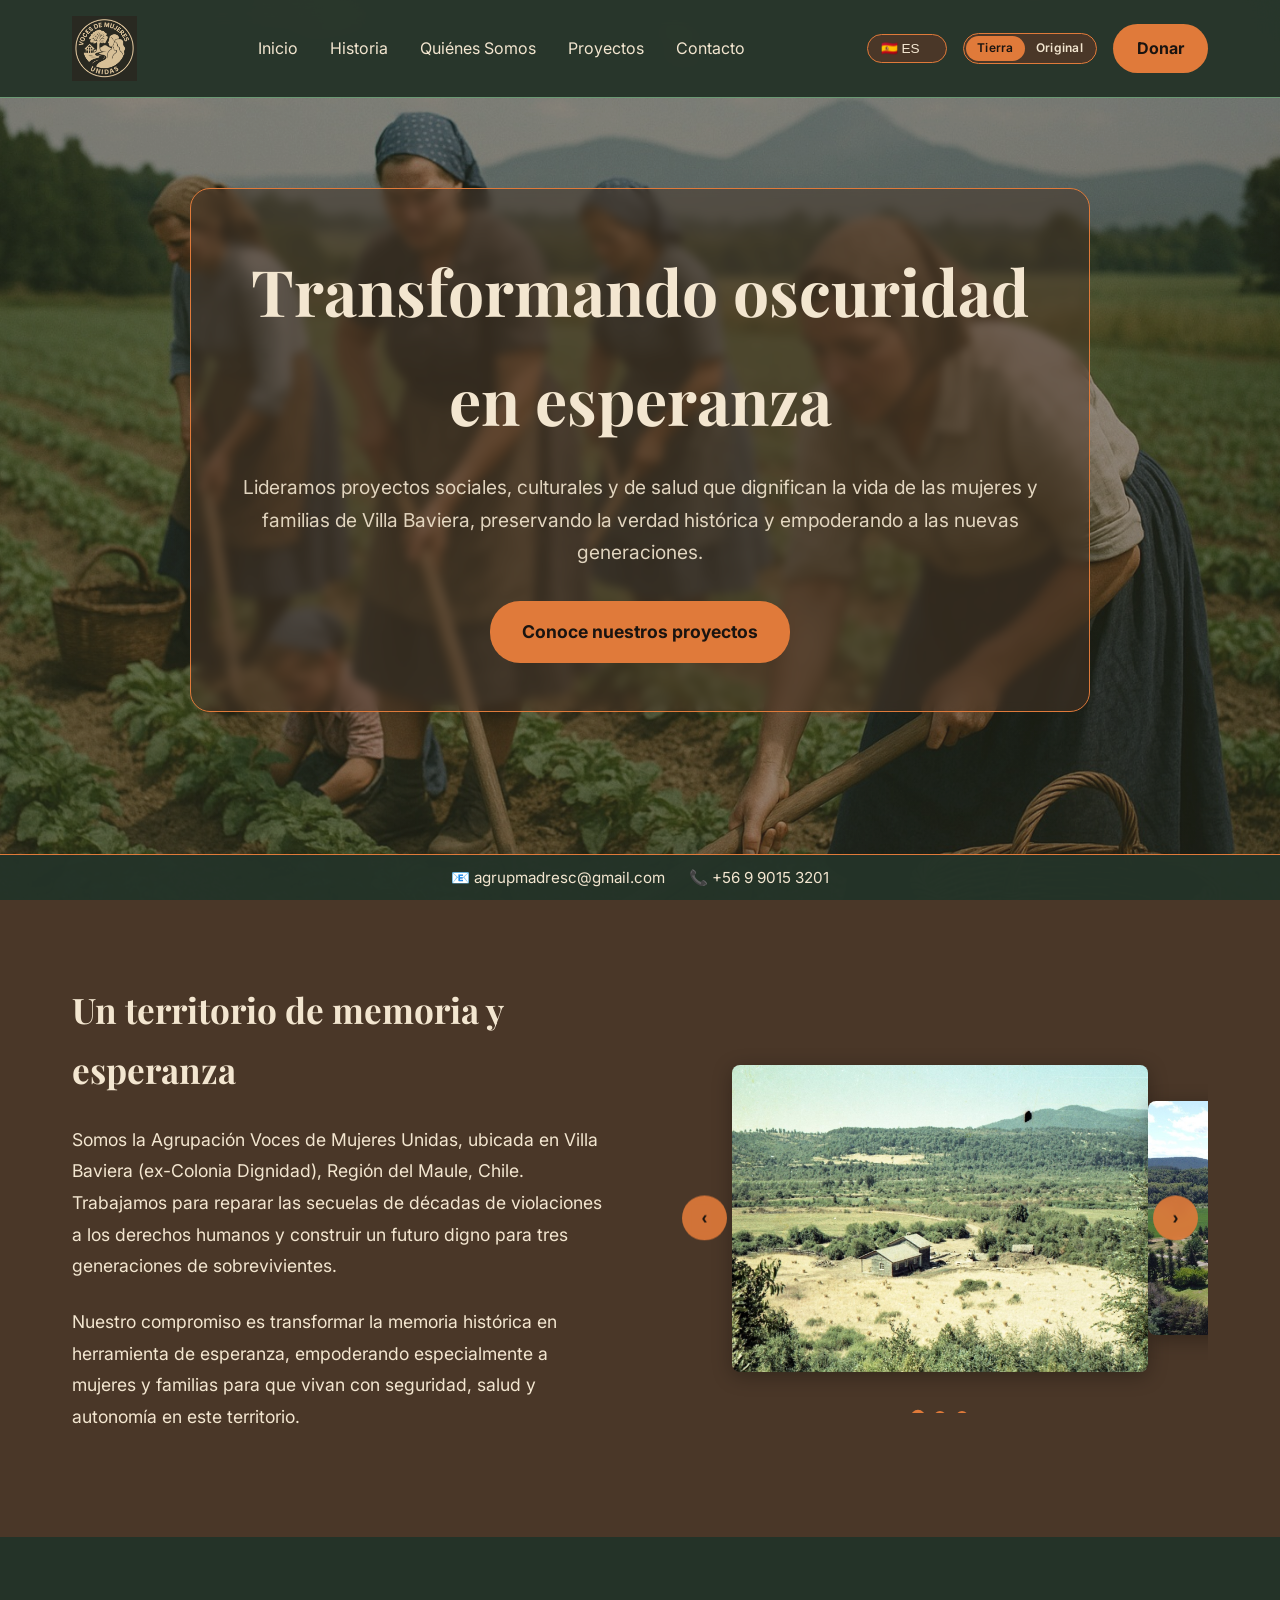
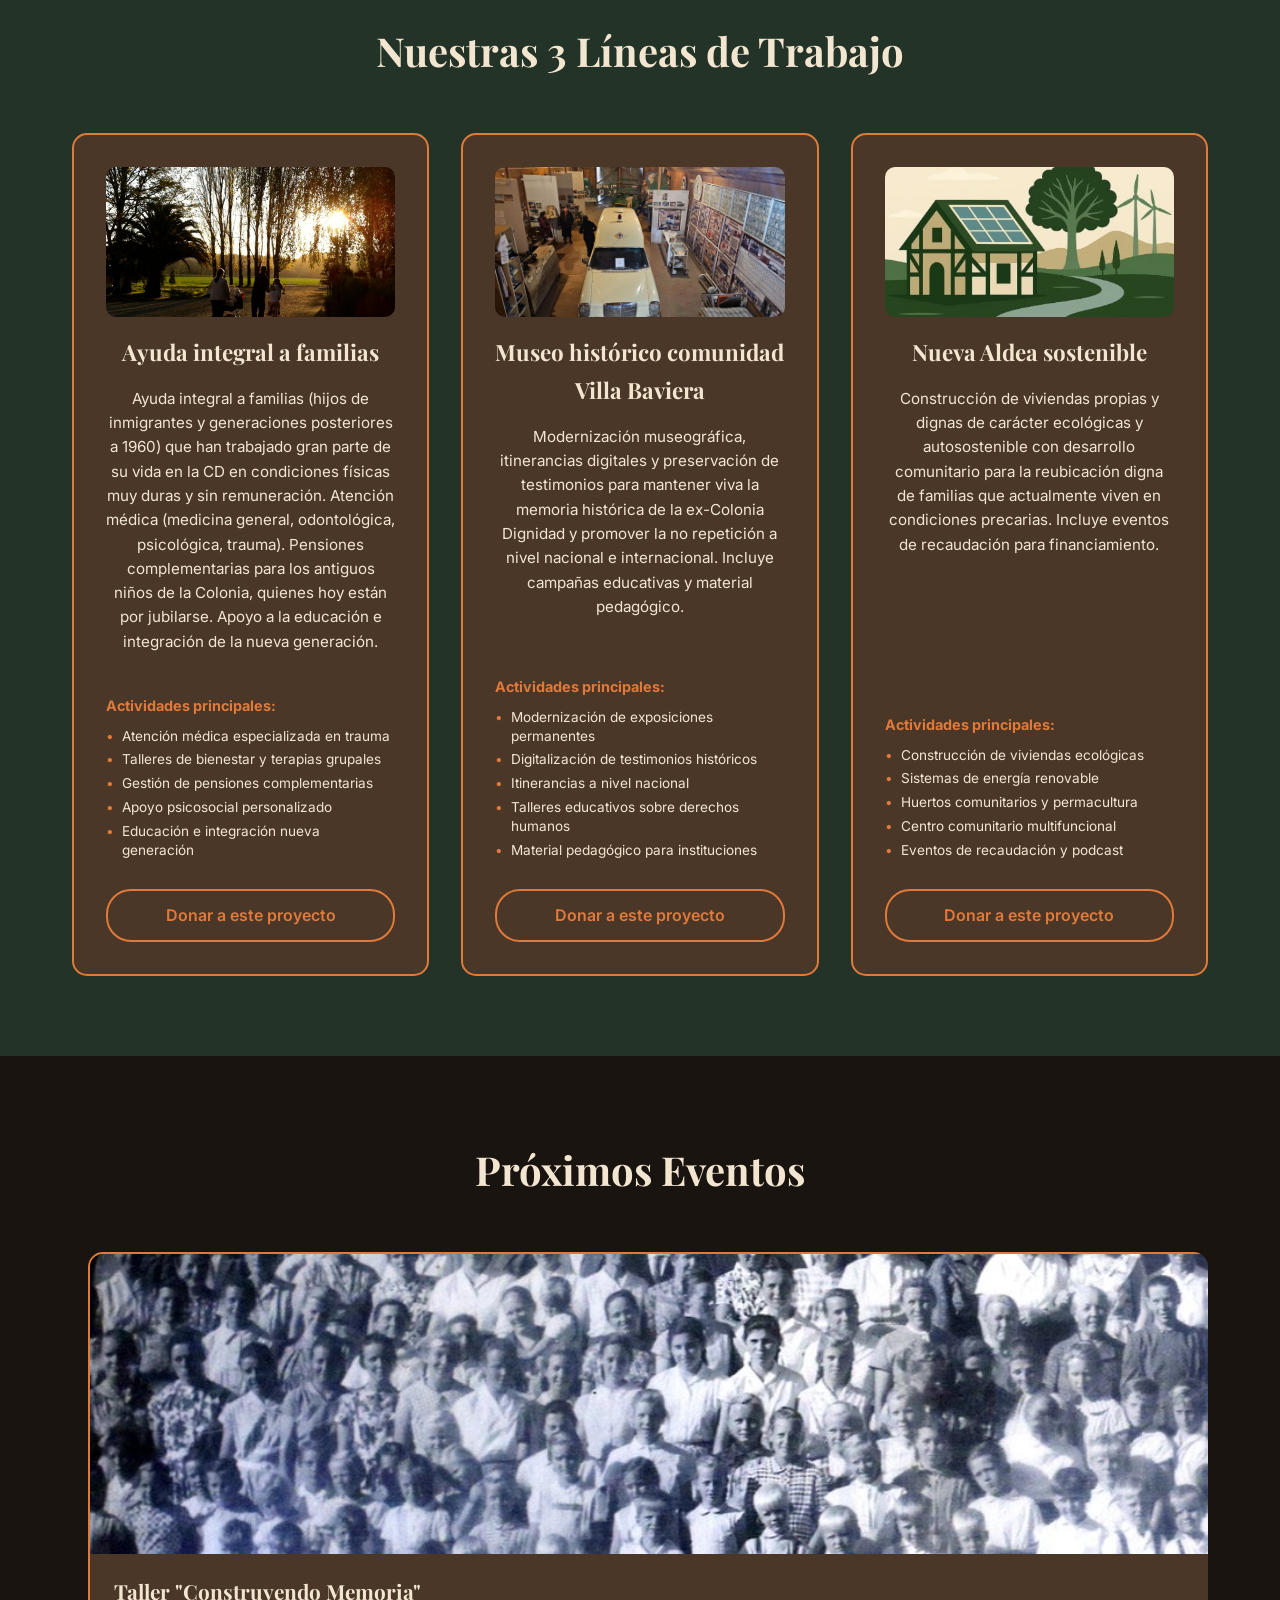
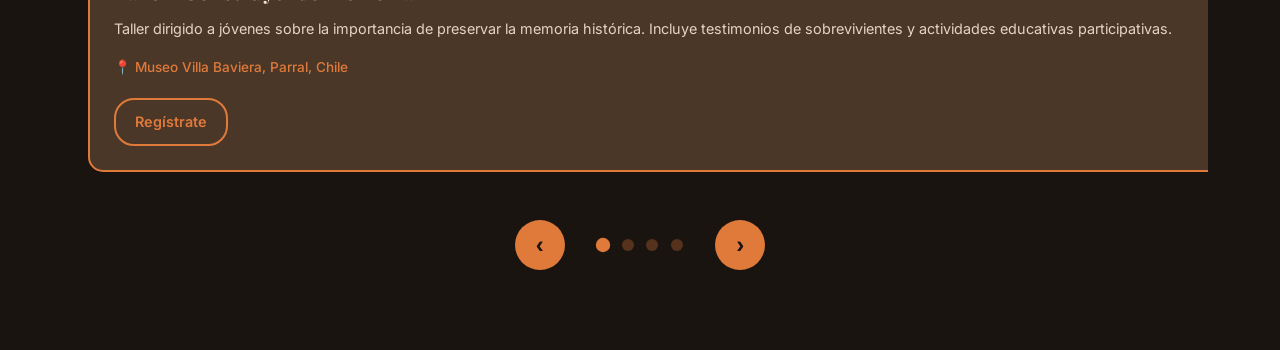
<file: index.html>
<!DOCTYPE html>
<html lang="es">
<head>
    <script>(function(){try{var t=localStorage.getItem('vb-color-theme');document.documentElement.setAttribute('data-theme',(t==='original'?'original':'tierra'));}catch(e){document.documentElement.setAttribute('data-theme','tierra');}})();</script>

    <meta charset="UTF-8">
    <meta name="viewport" content="width=device-width, initial-scale=1.0">
    <title>Voces de Mujeres Unidas - Transformando oscuridad en esperanza</title>
    
    <!-- Google Fonts - ACTUALIZADO -->
    <link href="https://fonts.googleapis.com/css2?family=Playfair+Display:wght@400;600;700&family=Inter:wght@300;400;500;600;700&display=swap" rel="stylesheet">
    
    <style>
        /* ===== CONFIGURACIÓN DE COLORES DE LA MARCA ===== */
        :root {
            --primary-dark: #292922;
            --secondary-medium: #3E3B31;
            --accent-gold: #C9B050;
            --neutral-light: #EAEAC4;
            --neutral-dark: #1F1F14;
            --text-primary: #EAEAC4;
            --text-dark: #1F1F14;
            --font-heading: 'Playfair Display', serif;
            --font-body: 'Inter', system-ui, -apple-system, Segoe UI, Roboto, 'Helvetica Neue', Arial, sans-serif;
        }

        * {
            margin: 0;
            padding: 0;
            box-sizing: border-box;
        }

        /* ===== SUAVIZADO Y LEGIBILIDAD ===== */
        html {
            scroll-behavior: smooth;
            overflow-x: hidden;
            -webkit-font-smoothing: antialiased;
            -moz-osx-font-smoothing: grayscale;
            text-rendering: optimizeLegibility;
            font-kerning: normal;
        }

        body {
            font-family: var(--font-body);
            line-height: 1.7;
            color: var(--text-primary);
            background-color: var(--primary-dark);
            margin: 0;
            padding: 0;
            overflow-x: hidden;
            overflow-y: auto;
            font-feature-settings: "liga" 1, "calt" 1;
            font-variant-ligatures: common-ligatures contextual;
        }

        /* ===== HEADER FIJO ===== */
        .header {
            position: fixed;
            top: 0;
            left: 0;
            width: 100%;
            background: rgba(var(--primary-rgb), 0.95);
            backdrop-filter: blur(10px);
            z-index: 1000;
            padding: 1rem 0;
            border-bottom: 1px solid var(--secondary-medium);
        }

        .header-container {
            max-width: 1200px;
            margin: 0 auto;
            display: flex;
            justify-content: space-between;
            align-items: center;
            padding: 0 2rem;
        }

        .header-actions {
            display: flex;
            align-items: center;
            gap: 1rem;
        }

        .logo {
            height: 65px;
            width: auto;
            cursor: pointer;
            transition: transform 0.3s ease;
        }

        .logo:hover {
            transform: scale(1.05);
        }

        /* ===== MENÚ HAMBURGUESA ===== */
        .hamburger {
            display: none;
            background: var(--secondary-medium);
            color: var(--neutral-light);
            border: 1px solid var(--accent-gold);
            border-radius: 8px;
            width: 44px;
            height: 36px;
            font-size: 20px;
            line-height: 1;
            cursor: pointer;
            transition: all 0.3s ease;
        }

        .hamburger:hover {
            background: var(--accent-gold);
            color: var(--neutral-dark);
        }

        .nav-menu {
            display: flex;
            list-style: none;
            gap: 2rem;
        }

        .nav-link {
            color: var(--neutral-light);
            text-decoration: none;
            font-weight: 400;
            transition: color 0.3s ease;
        }

        .nav-link:hover {
            color: var(--accent-gold);
        }

        /* ===== SELECTOR DE IDIOMAS ===== */
        .language-selector {
            position: relative;
        }

        .language-dropdown {
            background: var(--secondary-medium);
            color: var(--neutral-light);
            border: 1px solid var(--accent-gold);
            border-radius: 15px;
            padding: 0.4rem 0.8rem;
            font-size: 0.85rem;
            font-weight: 500;
            cursor: pointer;
            transition: all 0.3s ease;
            appearance: none;
            min-width: 80px;
        }

        .language-dropdown:hover {
            background: var(--accent-gold);
            color: var(--neutral-dark);
        }

        .language-dropdown:focus {
            outline: none;
            box-shadow: 0 0 0 2px rgba(var(--accent-rgb), 0.3);
        }

        .language-dropdown option {
            background: var(--secondary-medium);
            color: var(--neutral-light);
            padding: 0.5rem;
        }

        .btn-donate {
            background: var(--accent-gold);
            color: var(--neutral-dark);
            padding: 0.7rem 1.5rem;
            border: none;
            border-radius: 25px;
            font-weight: 700;
            cursor: pointer;
            transition: all 0.3s ease;
            text-decoration: none;
            display: inline-block;
        }

        .btn-donate:hover {
            background: var(--accent-hover);
            color: var(--neutral-dark);
            transform: translateY(-2px);
        }

        /* ===== HERO SECTION ===== */
        .hero {
            height: 100vh;
            min-height: 600px;
            background: linear-gradient(rgba(var(--primary-rgb), 0.3), rgba(var(--primary-rgb), 0.3)),
                        url('images/Fondo_Hero_Principal.jpg');
            background-size: cover;
            background-position: center;
            background-attachment: scroll;
            background-repeat: no-repeat;
            display: flex;
            align-items: center;
            justify-content: center;
            text-align: center;
            position: static;
            width: 100%;
        }

        .hero::before {
            content: '';
            position: absolute;
            top: 0;
            left: 0;
            right: 0;
            bottom: 0;
            background: rgba(var(--secondary-rgb), 0.2);
            z-index: 1;
        }

        .hero-content {
            max-width: 900px;
            padding: 0 2rem;
            position: relative;
            z-index: 2;
            background: rgba(var(--secondary-rgb), 0.5);
            border-radius: 20px;
            padding: 3rem 2rem;
            backdrop-filter: blur(5px);
            border: 1px solid var(--accent-gold);
        }

        .hero h1 {
            font-family: var(--font-heading);
            font-size: clamp(2.5rem, 6vw, 4rem);
            font-weight: 700;
            margin-bottom: 1rem;
            color: var(--text-primary);
        }

        .hero p {
            font-size: 1.2rem;
            margin-bottom: 2rem;
            opacity: 0.9;
        }

        .btn-primary {
            background: var(--accent-gold);
            color: var(--neutral-dark);
            padding: 1rem 2rem;
            border: none;
            border-radius: 30px;
            font-size: 1.1rem;
            font-weight: 700;
            cursor: pointer;
            transition: all 0.3s ease;
            text-decoration: none;
            display: inline-block;
        }

        .btn-primary:hover {
            background: var(--accent-hover);
            color: var(--neutral-dark);
            transform: translateY(-3px);
        }

        /* ===== SECCIONES GENERALES ===== */
        .section {
            padding: 5rem 0;
            position: relative;
            z-index: 10;
        }

        .about {
            margin-top: 0;
            position: relative;
            z-index: 10;
            background: var(--secondary-medium);
        }

        .container {
            max-width: 1200px;
            margin: 0 auto;
            padding: 0 2rem;
        }

        .section-title {
            font-family: var(--font-heading);
            font-size: 2.5rem;
            text-align: center;
            margin-bottom: 3rem;
            color: var(--text-primary);
        }

        .about-content {
            display: grid;
            grid-template-columns: 1fr 1fr;
            gap: 4rem;
            align-items: center;
        }

        .about-text h2 {
            font-family: var(--font-heading);
            font-size: 2.2rem;
            margin-bottom: 1.5rem;
            color: var(--neutral-light);
        }

        .about-text p {
            font-size: 1.1rem;
            line-height: 1.8;
            margin-bottom: 1.5rem;
            color: var(--neutral-light);
        }

        .about-image {
            border-radius: 15px;
            overflow: hidden;
        }

        .about-image img {
            width: auto;
            max-width: 100%;
            height: auto;
            max-height: 400px;
            object-fit: contain;
            display: block;
            margin: 0 auto;
            transition: opacity 0.2s ease;
        }

        /* ===== CARRUSEL ABOUT - CORREGIDO PARA MOSTRAR IMÁGENES COMPLETAS ===== */
        .about-carousel {
            position: relative;
            border-radius: 15px;
            /* CAMBIO CRÍTICO: Removemos overflow hidden para evitar cortes */
            overflow: visible;
            display: flex;
            align-items: center;
            justify-content: center;
            /* Añadimos altura mínima flexible */
            min-height: 350px;
            /* Añadimos padding para dar espacio a los controles */
            padding: 20px 60px;
        }

        .about-track {
            display: flex;
            width: 300%;
            transition: transform 0.6s ease;
            /* Aseguramos que el track tenga altura suficiente */
            min-height: 350px;
            align-items: center;
        }

        .about-slide {
            flex: 0 0 100%;
            display: flex;
            align-items: center;
            justify-content: center;
            /* Altura flexible para el contenido */
            min-height: 350px;
        }

        .about-slide img {
            width: auto;
            max-width: 100%;
            height: auto;
            /* CAMBIO CRÍTICO: Aumentamos max-height para imágenes más grandes */
            max-height: 500px;
            /* Mantenemos object-fit contain para mostrar imagen completa */
            object-fit: contain;
            display: block;
            margin: 0 auto;
            /* Añadimos sombra sutil para mejor definición */
            box-shadow: 0 4px 20px rgba(0, 0, 0, 0.3);
            border-radius: 8px;
        }

        .about-prev, .about-next {
            position: absolute;
            top: 50%;
            transform: translateY(-50%);
            background: rgba(var(--accent-rgb), 0.9);
            color: var(--neutral-dark);
            border: none;
            width: 45px;
            height: 45px;
            border-radius: 50%;
            cursor: pointer;
            display: flex;
            align-items: center;
            justify-content: center;
            backdrop-filter: blur(5px);
            font-size: 18px;
            font-weight: 700;
            z-index: 10;
            transition: all 0.3s ease;
        }

        .about-prev:hover, .about-next:hover {
            background: var(--accent-gold);
            transform: translateY(-50%) scale(1.1);
        }

        .about-prev { 
            left: 10px; 
        }
        
        .about-next { 
            right: 10px; 
        }

        .about-dots {
            position: absolute;
            bottom: -10px;
            left: 50%;
            transform: translateX(-50%);
            display: flex;
            gap: 10px;
            z-index: 10;
        }

        .about-dots button {
            width: 12px;
            height: 12px;
            border-radius: 50%;
            border: 2px solid var(--accent-gold);
            background: rgba(255, 255, 255, 0.3);
            cursor: pointer;
            padding: 0;
            transition: all 0.3s ease;
        }

        .about-dots button.active {
            background: var(--accent-gold);
            transform: scale(1.2);
        }

        /* ===== SECCIÓN PROYECTOS - ACTUALIZADA ===== */
        .projects-grid {
            display: grid;
            grid-template-columns: repeat(auto-fit, minmax(350px, 1fr));
            gap: 2rem;
            margin-top: 2rem;
        }

        .project-card {
            background: var(--secondary-medium);
            padding: 2rem;
            border-radius: 15px;
            text-align: center;
            transition: all 0.3s ease;
            border: 2px solid var(--accent-gold);
            position: relative;
            display: flex;
            flex-direction: column;
        }

        .project-card:hover {
            transform: translateY(-5px);
            background: var(--accent-gold);
            color: var(--neutral-dark);
        }

        .project-icon {
            width: 100%;
            height: 150px;
            margin-bottom: 1rem;
            border-radius: 10px;
            overflow: hidden;
            transition: transform 0.3s ease;
        }

        .project-icon img {
            width: 100%;
            height: 100%;
            object-fit: cover;
            transition: transform 0.3s ease;
        }

        .project-card:hover .project-icon img {
            transform: scale(1.1);
        }

        .project-card h3 {
            font-family: var(--font-heading);
            font-size: 1.4rem;
            margin-bottom: 1rem;
            color: var(--neutral-light);
            transition: color 0.3s ease;
        }

        .project-card:hover h3 {
            color: var(--neutral-dark);
        }

        .project-card p {
            font-size: 0.95rem;
            line-height: 1.6;
            color: var(--neutral-light);
            transition: color 0.3s ease;
            margin-bottom: 1.5rem;
            flex-grow: 1;
        }

        .project-card:hover p {
            color: var(--neutral-dark);
        }

        /* ===== NÚMEROS DE IMPACTO ===== */
        .project-stats {
            display: grid;
            grid-template-columns: repeat(2, 1fr);
            gap: 1rem;
            margin: 1.5rem 0;
            padding: 1rem;
            background: rgba(var(--accent-rgb), 0.1);
            border-radius: 10px;
            border: 1px solid rgba(var(--accent-rgb), 0.3);
        }

        .project-card:hover .project-stats {
            background: rgba(var(--neutral-dark-rgb), 0.1);
            border-color: var(--neutral-dark);
        }

        .stat-item {
            text-align: center;
        }

        .stat-number {
            font-family: var(--font-heading);
            font-size: 1.8rem;
            font-weight: 700;
            color: var(--accent-gold);
            display: block;
            transition: color 0.3s ease;
        }

        .project-card:hover .stat-number {
            color: var(--neutral-dark);
        }

        .stat-label {
            font-size: 0.8rem;
            opacity: 0.9;
            margin-top: 0.2rem;
            transition: color 0.3s ease;
        }

        .project-card:hover .stat-label {
            color: var(--neutral-dark);
        }

        /* ===== ACTIVIDADES PRINCIPALES ===== */
        .project-activities {
            margin: 1rem 0 1.5rem 0;
            text-align: left;
        }

        .activities-title {
            font-weight: 700;
            font-size: 0.9rem;
            color: var(--accent-gold);
            margin-bottom: 0.5rem;
            transition: color 0.3s ease;
        }

        .project-card:hover .activities-title {
            color: var(--neutral-dark);
        }

        .activities-list {
            list-style: none;
            padding: 0;
        }

        .activities-list li {
            font-size: 0.85rem;
            margin-bottom: 0.3rem;
            padding-left: 1rem;
            position: relative;
            line-height: 1.4;
            transition: color 0.3s ease;
        }

        .activities-list li::before {
            content: "•";
            color: var(--accent-gold);
            position: absolute;
            left: 0;
            transition: color 0.3s ease;
        }

        .project-card:hover .activities-list li::before {
            color: var(--neutral-dark);
        }

        .project-card:hover .activities-list li {
            color: var(--neutral-dark);
        }

        .project-donate {
            background: transparent;
            border: 2px solid var(--accent-gold);
            color: var(--accent-gold);
            padding: 0.7rem 1.5rem;
            border-radius: 25px;
            font-weight: 600;
            cursor: pointer;
            transition: all 0.3s ease;
            text-decoration: none;
            display: inline-block;
            margin-top: auto;
        }

        .project-card:hover .project-donate {
            background: var(--neutral-dark);
            border-color: var(--neutral-dark);
            color: var(--neutral-light);
        }

        /* ===== SECCIÓN PRÓXIMOS EVENTOS ===== */
        .events {
            background: var(--neutral-dark);
            position: relative;
            overflow: hidden;
        }

        .events-carousel {
            position: relative;
            max-width: 100%;
            overflow: hidden;
            border-radius: 15px;
        }

        .events-track {
            display: flex;
            transition: transform 0.5s ease;
            width: 400%;
        }

        .event-card {
            flex: 0 0 25%;
            background: var(--secondary-medium);
            margin: 0 1rem;
            border-radius: 15px;
            overflow: hidden;
            border: 2px solid var(--accent-gold);
            transition: all 0.3s ease;
        }

        .event-card:hover {
            transform: translateY(-5px);
            box-shadow: 0 10px 30px rgba(var(--accent-rgb), 0.3);
        }

        .event-image {
            height: 300px;
            overflow: hidden;
            position: relative;
        }

        .event-image img {
            width: 100%;
            height: 100%;
            object-fit: cover;
            transition: transform 0.3s ease;
        }

        .event-card:hover .event-image img {
            transform: scale(1.05);
        }

        .event-content {
            padding: 1.5rem;
        }

        .event-date {
            background: var(--accent-gold);
            color: var(--neutral-dark);
            padding: 0.3rem 0.8rem;
            border-radius: 20px;
            font-size: 0.8rem;
            font-weight: 600;
            display: none;
            margin-bottom: 1rem;
        }

        .event-title {
            font-family: var(--font-heading);
            font-size: 1.3rem;
            color: var(--neutral-light);
            margin-bottom: 0.8rem;
            line-height: 1.3;
        }

        .event-description {
            font-size: 0.9rem;
            color: var(--neutral-light);
            line-height: 1.5;
            margin-bottom: 1rem;
            opacity: 0.9;
        }

        .event-location {
            font-size: 0.85rem;
            color: var(--accent-gold);
            margin-bottom: 1.2rem;
            font-weight: 500;
        }

        .btn-secondary {
            background: transparent;
            border: 2px solid var(--accent-gold);
            color: var(--accent-gold);
            padding: 0.6rem 1.2rem;
            border-radius: 20px;
            font-size: 0.9rem;
            font-weight: 600;
            cursor: pointer;
            transition: all 0.3s ease;
            text-decoration: none;
            display: inline-block;
        }

        .btn-secondary:hover {
            background: var(--accent-gold);
            color: var(--neutral-dark);
        }

        /* ===== CONTROLES DEL CARRUSEL ===== */
        .carousel-controls {
            display: flex;
            align-items: center;
            justify-content: center;
            gap: 2rem;
            margin-top: 3rem;
        }

        .carousel-btn {
            background: var(--accent-gold);
            color: var(--neutral-dark);
            border: none;
            border-radius: 50%;
            width: 50px;
            height: 50px;
            font-size: 1.5rem;
            font-weight: 700;
            cursor: pointer;
            transition: all 0.3s ease;
            display: flex;
            align-items: center;
            justify-content: center;
        }

        .carousel-btn:hover {
            background: var(--accent-hover);
            transform: scale(1.1);
        }

        .carousel-indicators {
            display: flex;
            gap: 0.8rem;
        }

        .indicator {
            width: 12px;
            height: 12px;
            border-radius: 50%;
            background: rgba(var(--accent-rgb), 0.3);
            cursor: pointer;
            transition: all 0.3s ease;
        }

        .indicator.active {
            background: var(--accent-gold);
            transform: scale(1.2);
        }

        /* ===== RESPONSIVE - ACTUALIZADO PARA CARRUSEL MEJORADO ===== */
        @media (max-width: 768px) {
            .header-container {
                padding: 0 .75rem;
                gap: .5rem;
                justify-content: space-between;
            }

            .logo {
                margin-left: 6px;
                height: 58px;
            }

            .hamburger {
                display: inline-flex;
                align-items: center;
                justify-content: center;
                width: 38px;
                height: 32px;
                font-size: 18px;
            }

            .nav-menu {
                display: none;
                position: absolute;
                top: 64px;
                left: 0;
                width: 100%;
                background: rgba(var(--primary-rgb), .98);
                border-bottom: 1px solid var(--secondary-medium);
                padding: .5rem .75rem;
                flex-direction: column;
                gap: .25rem;
                z-index: 999;
            }

            .nav-menu.open {
                display: flex;
            }

            /* Reordenar: nav → logo → acciones */
            .header-container > nav {
                order: 1;
            }

            .header-container > .logo {
                order: 2;
            }

            .header-container > .header-actions {
                order: 3;
                margin-left: auto;
            }

            .hero {
                height: 80vh;
                min-height: 500px;
                background-attachment: scroll;
            }

            .hero-content {
                padding: 2rem 1.5rem;
                margin: 0 1rem;
            }

            .hero h1 {
                font-size: 2.5rem;
            }

            .hero p {
                font-size: 1rem;
            }

            .about-content {
                grid-template-columns: 1fr;
                gap: 2rem;
            }

            /* MEJORAS ESPECÍFICAS PARA CARRUSEL MÓVIL */
            .about-carousel {
                padding: 15px 50px;
                min-height: 300px;
            }

            .about-track {
                min-height: 300px;
            }

            .about-slide {
                min-height: 300px;
            }

            .about-slide img {
                max-height: 350px;
            }

            .about-prev, .about-next {
                width: 40px;
                height: 40px;
                font-size: 16px;
            }

            .about-image img {
                height: auto;
                max-height: 300px;
                object-fit: contain;
            }

            .section-title {
                font-size: 2rem;
            }

            .container {
                padding: 0 1rem;
            }

            .projects-grid {
                grid-template-columns: 1fr;
            }

            .project-stats {
                grid-template-columns: 1fr;
            }

            /* Eventos móvil */
            .events-track {
                width: 100%;
            }

            .event-card {
                flex: 0 0 100%;
                margin: 0;
            }

            .event-image {
                height: 250px;
            }
        }

        @media (max-width: 480px) {
            .hero {
                height: 80vh;
            }

            .hero h1 {
                font-size: 2rem;
            }

            .hero p {
                font-size: 1rem;
            }

            .section {
                padding: 3rem 0;
            }

            .projects-grid {
                grid-template-columns: 1fr;
            }

            .project-stats {
                grid-template-columns: 1fr;
            }

            /* CARRUSEL MÓVIL PEQUEÑO */
            .about-carousel {
                padding: 10px 35px;
                min-height: 250px;
            }

            .about-track {
                min-height: 250px;
            }

            .about-slide {
                min-height: 250px;
            }

            .about-slide img {
                max-height: 280px;
            }

            .about-prev, .about-next {
                width: 35px;
                height: 35px;
                font-size: 14px;
            }

            .event-image {
                height: 200px;
            }
        }

        /* ===== ANIMACIONES ===== */
        @keyframes fadeInUp {
            from {
                opacity: 0;
                transform: translateY(30px);
            }
            to {
                opacity: 1;
                transform: translateY(0);
            }
        }

        .fade-in-up {
            animation: fadeInUp 0.8s ease-out;
        }

        .hero {
            z-index: 1;
        }

        .section {
            z-index: 10;
        }

        /* ===== CONTACT BAR ===== */
        .contact-bar {
            position: fixed;
            bottom: 0;
            left: 0;
            right: 0;
            background: rgba(var(--primary-rgb), 0.98);
            border-top: 1px solid var(--accent-gold);
            padding: 0.6rem 1rem;
            z-index: 2000;
            display: flex;
            align-items: center;
            justify-content: center;
            gap: 1.5rem;
            font-size: 0.95rem;
        }

        .contact-bar a {
            color: var(--neutral-light);
            text-decoration: none;
        }

        .contact-bar a:hover {
            color: var(--accent-gold);
            text-decoration: underline;
        }

        @media (max-width: 480px) {
            .contact-bar {
                flex-direction: column;
                gap: 0.25rem;
                padding: 0.5rem 0.75rem;
            }
        }
    </style>
    <link rel="stylesheet" href="css/theme.css">
</head>

<body>
    <!-- ===== HEADER ===== -->
    <header class="header">
        <div class="header-container">
            <img src="images/logo1.jpeg" alt="Voces de Mujeres Unidas" class="logo" onclick="window.location.href='index.html'">
            
            <nav>
                <button class="hamburger" id="hamburgerBtn" aria-label="Abrir menú">☰</button>
                <ul class="nav-menu" id="navMenu">
                    <li><a href="#inicio" class="nav-link" id="nav-inicio">Inicio</a></li>
                    <li><a href="nuestra-historia.html" class="nav-link" id="nav-historia">Historia</a></li>
                    <li><a href="quienes_somos.html" class="nav-link" id="nav-quienes">Quiénes Somos</a></li>
                    <li><a href="proyectos.html" class="nav-link" id="nav-proyectos">Proyectos</a></li>
                    <li style="display: none;"><a href="transparencia.html" class="nav-link" id="nav-transparencia">Transparencia</a></li>
                    <li><a href="contacto.html" class="nav-link" id="nav-contacto">Contacto</a></li>
                    <li class="theme-switcher-item">
                        <div class="theme-switcher" role="group" aria-label="Paleta de colores">
                            <button type="button" class="theme-switcher-btn" data-theme-value="tierra">Tierra</button>
                            <button type="button" class="theme-switcher-btn" data-theme-value="original">Original</button>
                        </div>
                    </li>
                </ul>
            </nav>
            
            <div class="header-actions">
                <div class="language-selector">
                    <select id="languageSelect" class="language-dropdown">
                        <option value="es" selected>🇪🇸 ES</option>
                        <option value="en">🇺🇸 EN</option>
                        <option value="de">🇩🇪 DE</option>
                    </select>
                </div>
                <div class="theme-switcher" role="group" aria-label="Paleta de colores">
                    <button type="button" class="theme-switcher-btn" data-theme-value="tierra">Tierra</button>
                    <button type="button" class="theme-switcher-btn" data-theme-value="original">Original</button>
                </div>
                <a href="#donar" class="btn-donate" id="btn-donar-header" onclick="event.preventDefault(); window.open('https://www.paypal.com/donate/?hosted_button_id=QHFGQRJQQG8YU','_blank','noopener');">Donar</a>
            </div>
        </div>
    </header>

    <!-- ===== HERO SECTION ===== -->
    <section id="inicio" class="hero">
        <div class="hero-content">
            <h1 id="hero-title">Transformando oscuridad en esperanza</h1>
            <p id="hero-subtitle">Lideramos proyectos sociales, culturales y de salud que dignifican la vida de las mujeres y familias de Villa Baviera, preservando la verdad histórica y empoderando a las nuevas generaciones.</p>
            <a href="proyectos.html" class="btn-primary" id="hero-button">Conoce nuestros proyectos</a>
        </div>
    </section>

    <!-- ===== SECCIÓN PRESENTACIÓN ===== -->
    <section id="historia" class="section about">
        <div class="container">
            <div class="about-content">
                <div class="about-text">
                    <h2 id="about-title">Un territorio de memoria y esperanza</h2>
                    <p id="about-text-1">Somos la Agrupación Voces de Mujeres Unidas, ubicada en Villa Baviera (ex-Colonia Dignidad), Región del Maule, Chile. Trabajamos para reparar las secuelas de décadas de violaciones a los derechos humanos y construir un futuro digno para tres generaciones de sobrevivientes.</p>
                    <p id="about-text-2">Nuestro compromiso es transformar la memoria histórica en herramienta de esperanza, empoderando especialmente a mujeres y familias para que vivan con seguridad, salud y autonomía en este territorio.</p>
                </div>
                <div class="about-image">
                    <div class="about-carousel" aria-roledescription="carousel" aria-label="Galería Villa Baviera">
                        <div class="about-track" id="aboutTrack">
                            <div class="about-slide">
                                <img src="images/Fondo_About_VillaBaviera_01.jpg" alt="Villa Baviera en la antigüedad" />
                            </div>
                            <div class="about-slide">
                                <img src="images/Fondo_About_VillaBaviera_02.jpg" alt="Terreno de Villa Baviera" />
                            </div>
                            <div class="about-slide">
                                <img src="images/Fondo_About_VillaBaviera.jpg" alt="Villa Baviera en la actualidad" />
                            </div>
                        </div>
                        <button class="about-prev" id="aboutPrev" aria-label="Imagen anterior">‹</button>
                        <button class="about-next" id="aboutNext" aria-label="Imagen siguiente">›</button>
                        <div class="about-dots" id="aboutDots" aria-hidden="true"></div>
                    </div>
                </div>
            </div>
        </div>
    </section>

    <!-- ===== SECCIÓN PROYECTOS (3 LÍNEAS PRINCIPALES) - ACTUALIZADA ===== -->
    <section id="proyectos" class="section">
        <div class="container">
            <h2 class="section-title" id="projects-title">Nuestras 3 Líneas de Trabajo</h2>
            <div class="projects-grid">
                <!-- PROYECTO 1: Ayuda integral a familias -->
                <div class="project-card">
                    <div class="project-icon">
                        <img src="images/Programa_Derechos_Salud.jpg" alt="Ayuda integral a familias" />
                    </div>
                    <h3 id="project-1-title">Ayuda integral a familias</h3>
                    <p id="project-1-text">Ayuda integral a familias (hijos de inmigrantes y generaciones posteriores a 1960) que han trabajado gran parte de su vida en la CD en condiciones físicas muy duras y sin remuneración. Atención médica (medicina general, odontológica, psicológica, trauma). Pensiones complementarias para los antiguos niños de la Colonia, quienes hoy están por jubilarse. Apoyo a la educación e integración de la nueva generación.</p>
                    
                    
                    
                    <!-- Actividades principales -->
                    <div class="project-activities">
                        <div class="activities-title" id="activities-title-1">Actividades principales:</div>
                        <ul class="activities-list">
                            <li id="activity-1-1">Atención médica especializada en trauma</li>
                            <li id="activity-1-2">Talleres de bienestar y terapias grupales</li>
                            <li id="activity-1-3">Gestión de pensiones complementarias</li>
                            <li id="activity-1-4">Apoyo psicosocial personalizado</li>
                            <li id="activity-1-5">Educación e integración nueva generación</li>
                        </ul>
                    </div>
                    
                    <a href="#" class="project-donate" id="project-1-btn">Donar a este proyecto</a>
                </div>
                
                <!-- PROYECTO 2: Museo histórico -->
                <div class="project-card">
                    <div class="project-icon">
                        <img src="images/Museo_Memoria.jpg" alt="Museo histórico comunidad Villa Baviera" />
                    </div>
                    <h3 id="project-2-title">Museo histórico comunidad Villa Baviera</h3>
                    <p id="project-2-text">Modernización museográfica, itinerancias digitales y preservación de testimonios para mantener viva la memoria histórica de la ex-Colonia Dignidad y promover la no repetición a nivel nacional e internacional. Incluye campañas educativas y material pedagógico.</p>
                    
                    
                    
                    <!-- Actividades principales -->
                    <div class="project-activities">
                        <div class="activities-title" id="activities-title-2">Actividades principales:</div>
                        <ul class="activities-list">
                            <li id="activity-2-1">Modernización de exposiciones permanentes</li>
                            <li id="activity-2-2">Digitalización de testimonios históricos</li>
                            <li id="activity-2-3">Itinerancias a nivel nacional</li>
                            <li id="activity-2-4">Talleres educativos sobre derechos humanos</li>
                            <li id="activity-2-5">Material pedagógico para instituciones</li>
                        </ul>
                    </div>
                    
                    <a href="#" class="project-donate" id="project-2-btn">Donar a este proyecto</a>
                </div>
                
                <!-- PROYECTO 3: Nueva Aldea sostenible -->
                <div class="project-card">
                    <div class="project-icon">
                        <img src="images/Nueva_Aldea.jpg" alt="Nueva Aldea sostenible" />
                    </div>
                    <h3 id="project-3-title">Nueva Aldea sostenible</h3>
                    <p id="project-3-text">Construcción de viviendas propias y dignas de carácter ecológicas y autosostenible con desarrollo comunitario para la reubicación digna de familias que actualmente viven en condiciones precarias. Incluye eventos de recaudación para financiamiento.</p>
                    
                    
                    
                    <!-- Actividades principales -->
                    <div class="project-activities">
                        <div class="activities-title" id="activities-title-3">Actividades principales:</div>
                        <ul class="activities-list">
                            <li id="activity-3-1">Construcción de viviendas ecológicas</li>
                            <li id="activity-3-2">Sistemas de energía renovable</li>
                            <li id="activity-3-3">Huertos comunitarios y permacultura</li>
                            <li id="activity-3-4">Centro comunitario multifuncional</li>
                            <li id="activity-3-5">Eventos de recaudación y podcast</li>
                        </ul>
                    </div>
                    
                    <a href="#" class="project-donate" id="project-3-btn">Donar a este proyecto</a>
                </div>
            </div>
        </div>
    </section>

    <!-- ===== SECCIÓN PRÓXIMOS EVENTOS ===== -->
    <section id="eventos" class="section events">
        <div class="container">
            <h2 class="section-title" id="events-title">Próximos Eventos</h2>
            <div class="events-carousel">
                <div class="events-track" id="eventsTrack">
                    <!-- Evento 1 -->
                    <div class="event-card">
                        <div class="event-image">
                            <img src="images/Inicio_Evento_Taller_Memoria.jpg" alt="Taller de Memoria Histórica" />
                        </div>
                        <div class="event-content">
                            <div class="event-date" id="event-1-date">5 Sep 2025, 10:00 a.m. - 4:00 p.m.</div>
                            <h3 class="event-title" id="event-1-title">Taller "Construyendo Memoria"</h3>
                            <p class="event-description" id="event-1-description">Taller dirigido a jóvenes sobre la importancia de preservar la memoria histórica. Incluye testimonios de sobrevivientes y actividades educativas participativas.</p>
                            <p class="event-location" id="event-1-location">📍 Museo Villa Baviera, Parral, Chile</p>
                            <a href="#registro" class="btn-secondary" id="event-1-btn">Regístrate</a>
                        </div>
                    </div>
                    
                    <!-- Evento 2 -->
                    <div class="event-card">
                        <div class="event-image">
                            <img src="images/Inicio_Evento_Operativo_Salud.jpg" alt="Operativo de Salud" />
                        </div>
                        <div class="event-content">
                            <div class="event-date" id="event-2-date">12 Sep 2025, 9:00 a.m. - 5:00 p.m.</div>
                            <h3 class="event-title" id="event-2-title">Operativo Médico Integral</h3>
                            <p class="event-description" id="event-2-description">Jornada de atención médica gratuita especializada en trauma, salud mental y medicina general para sobrevivientes y sus familias.</p>
                            <p class="event-location" id="event-2-location">📍 Centro Comunitario Villa Baviera</p>
                            <a href="#registro" class="btn-secondary" id="event-2-btn">Regístrate</a>
                        </div>
                    </div>
                    
                    <!-- Evento 3 -->
                    <div class="event-card">
                        <div class="event-image">
                            <img src="images/Inicio_Evento_Feria_Benefica.jpg" alt="Feria Benéfica Voces de Esperanza" />
                        </div>
                        <div class="event-content">
                            <div class="event-date" id="event-3-date">20 Sep 2025, 2:00 p.m. - 6:00 p.m.</div>
                            <h3 class="event-title" id="event-3-title">Feria Benéfica "Voces de Esperanza"</h3>
                            <p class="event-description" id="event-3-description">Evento comunitario con productos locales, artesanías, música y testimonios. Los fondos recaudados apoyan el proyecto Nueva Aldea Sostenible.</p>
                            <p class="event-location" id="event-3-location">📍 Plaza Central Villa Baviera, Parral, Chile</p>
                            <a href="#registro" class="btn-secondary" id="event-3-btn">Próximamente</a>
                        </div>
                    </div>
                    
                    <!-- Evento 4 -->
                    <div class="event-card">
                        <div class="event-image">
                            <img src="images/Inicio_Evento_Podcast_Vivo.jpg" alt="Podcast en Vivo" />
                        </div>
                        <div class="event-content">
                            <div class="event-date" id="event-4-date">15 Oct 2025, 7:00 p.m. - 8:30 p.m.</div>
                            <h3 class="event-title" id="event-4-title">Podcast "Voces desde el Lago" en Vivo</h3>
                            <p class="event-description" id="event-4-description">Episodio especial transmitido en vivo con testimonios de sobrevivientes y expertos en derechos humanos.</p>
                            <p class="event-location" id="event-4-location">📍 Transmisión online y presencial en el Museo</p>
                            <a href="#registro" class="btn-secondary" id="event-4-btn">Regístrate</a>
                        </div>
                    </div>
                </div>
                
                <!-- Controles del carrusel -->
                <div class="carousel-controls">
                    <button class="carousel-btn" id="prevBtn">‹</button>
                    <div class="carousel-indicators" id="indicators"></div>
                    <button class="carousel-btn" id="nextBtn">›</button>
                </div>
            </div>
        </div>
    </section>

    <script>
        // ===== TRADUCCIONES COMPLETAS =====
        const translations = {
            es: {
                inicio: "Inicio",
                historia: "Historia",
                quienesSomos: "Quiénes Somos",
                proyectos: "Proyectos",
                transparencia: "Transparencia",
                contacto: "Contacto",
                donar: "Donar",
                heroTitle: "Transformando oscuridad en esperanza",
                heroSubtitle: "Lideramos proyectos sociales, culturales y de salud que dignifican la vida de las mujeres y familias de Villa Baviera, preservando la verdad histórica y empoderando a las nuevas generaciones.",
                heroButton: "Conoce nuestros proyectos",
                aboutTitle: "Un territorio de memoria y esperanza",
                aboutText1: "Somos la Agrupación Voces de Mujeres Unidas, ubicada en Villa Baviera (ex-Colonia Dignidad), Región del Maule, Chile. Trabajamos para reparar las secuelas de décadas de violaciones a los derechos humanos y construir un futuro digno para tres generaciones de sobrevivientes.",
                aboutText2: "Nuestro compromiso es transformar la memoria histórica en herramienta de esperanza, empoderando especialmente a mujeres y familias para que vivan con seguridad, salud y autonomía en este territorio.",
                projectsTitle: "Nuestras 3 Líneas de Trabajo",
                project1Title: "Ayuda integral a familias",
                project1Text: "Ayuda integral a familias (hijos de inmigrantes y generaciones posteriores a 1960) que han trabajado gran parte de su vida en la CD en condiciones físicas muy duras y sin remuneración. Atención médica (medicina general, odontológica, psicológica, trauma). Pensiones complementarias para los antiguos niños de la Colonia, quienes hoy están por jubilarse. Apoyo a la educación e integración de la nueva generación.",
                project1Btn: "Donar a este proyecto",
                project2Title: "Museo histórico comunidad Villa Baviera",
                project2Text: "Modernización museográfica, itinerancias digitales y preservación de testimonios para mantener viva la memoria histórica de la ex-Colonia Dignidad y promover la no repetición a nivel nacional e internacional. Incluye campañas educativas y material pedagógico.",
                project2Btn: "Donar a este proyecto",
                project3Title: "Nueva Aldea sostenible",
                project3Text: "Construcción de viviendas propias y dignas de carácter ecológicas y autosostenible con desarrollo comunitario para la reubicación digna de familias que actualmente viven en condiciones precarias. Incluye eventos de recaudación para financiamiento.",
                project3Btn: "Donar a este proyecto",
                statFamilies: "Familias Atendidas",
                statMedical: "Operativos Médicos (en proceso)",
                statVisitors: "Visitantes 2024",
                statTestimonies: "Testimonios Digitalizados",
                statHouses: "Viviendas Planificadas",
                statBenefited: "Familias Beneficiadas",
                activitiesTitle1: "Actividades principales:",
                activitiesTitle2: "Actividades principales:",
                activitiesTitle3: "Actividades principales:",
                activity11: "Atención médica especializada en trauma",
                activity12: "Talleres de bienestar y terapias grupales",
                activity13: "Gestión de pensiones complementarias",
                activity14: "Apoyo psicosocial personalizado",
                activity15: "Educación e integración nueva generación",
                activity21: "Modernización de exposiciones permanentes",
                activity22: "Digitalización de testimonios históricos",
                activity23: "Itinerancias a nivel nacional",
                activity24: "Talleres educativos sobre derechos humanos",
                activity25: "Material pedagógico para instituciones",
                activity31: "Construcción de viviendas ecológicas",
                activity32: "Sistemas de energía renovable",
                activity33: "Huertos comunitarios y permacultura",
                activity34: "Centro comunitario multifuncional",
                activity35: "Eventos de recaudación y podcast",
                eventsTitle: "Próximos Eventos",
                event1Title: "Taller \"Construyendo Memoria\"",
                event1Description: "Taller dirigido a jóvenes sobre la importancia de preservar la memoria histórica. Incluye testimonios de sobrevivientes y actividades educativas participativas.",
                event1Location: "📍 Museo Villa Baviera, Parral, Chile",
                event1Btn: "Regístrate",
                event2Title: "Operativo Médico Integral",
                event2Description: "Jornada de atención médica gratuita especializada en trauma, salud mental y medicina general para sobrevivientes y sus familias.",
                event2Location: "📍 Centro Comunitario Villa Baviera",
                event2Btn: "Regístrate",
                event3Title: "Feria Benéfica \"Voces de Esperanza\"",
                event3Description: "Evento comunitario con productos locales, artesanías, música y testimonios. Los fondos recaudados apoyan el proyecto Nueva Aldea Sostenible.",
                event3Location: "📍 Plaza Central Villa Baviera, Parral, Chile",
                event3Btn: "Próximamente",
                event4Title: "Podcast \"Voces desde el Lago\" en Vivo",
                event4Description: "Episodio especial transmitido en vivo con testimonios de sobrevivientes y expertos en derechos humanos.",
                event4Location: "📍 Transmisión online y presencial en el Museo",
                event4Btn: "Regístrate"
            },
            
            en: {
                inicio: "Home",
                historia: "History",
                quienesSomos: "About Us",
                proyectos: "Projects",
                transparencia: "Transparency",
                contacto: "Contact",
                donar: "Donate",
                heroTitle: "Transforming darkness into hope",
                heroSubtitle: "We lead social, cultural and health projects that dignify the lives of women and families in Villa Baviera, preserving historical truth and empowering new generations.",
                heroButton: "Learn about our projects",
                aboutTitle: "A territory of memory and hope",
                aboutText1: "We are the Association Voices of United Women, located in Villa Baviera (former Colonia Dignidad), Maule Region, Chile. We work to repair the aftermath of decades of human rights violations and build a dignified future for three generations of survivors.",
                aboutText2: "Our commitment is to transform historical memory into a tool of hope, especially empowering women and families to live with security, health and autonomy in this territory.",
                projectsTitle: "Our 3 Lines of Work",
                project1Title: "Comprehensive family assistance",
                project1Text: "Comprehensive assistance to families (children of immigrants and generations after 1960) who have worked most of their lives in the CD under very harsh physical conditions and without remuneration. Medical care (general medicine, dental, psychological, trauma). Complementary pensions for former Colony children, who are now about to retire. Support for education and integration of the new generation.",
                project1Btn: "Donate to this project",
                project2Title: "Villa Baviera Historical Community Museum",
                project2Text: "Museographic modernization, digital touring exhibitions and preservation of testimonies to keep historical memory alive and promote non-repetition at national and international levels. Includes educational campaigns and pedagogical material.",
                project2Btn: "Donate to this project",
                project3Title: "New sustainable village",
                project3Text: "Construction of own and dignified ecological and self-sustainable housing with community development for the dignified relocation of families currently living in precarious conditions. Includes fundraising events for financing.",
                project3Btn: "Donate to this project",
                statFamilies: "Families Served",
                statMedical: "Medical Operations (in process)",
                statVisitors: "Visitors 2024",
                statTestimonies: "Digitized Testimonies",
                statHouses: "Houses Planned",
                statBenefited: "Benefited Families",
                activitiesTitle1: "Main activities:",
                activitiesTitle2: "Main activities:",
                activitiesTitle3: "Main activities:",
                activity11: "Specialized medical care for trauma",
                activity12: "Wellness workshops and group therapies",
                activity13: "Management of complementary pensions",
                activity14: "Personalized psychosocial support",
                activity15: "Education and integration of new generation",
                activity21: "Modernization of permanent exhibitions",
                activity22: "Digitization of historical testimonies",
                activity23: "National touring exhibitions",
                activity24: "Educational workshops on human rights",
                activity25: "Pedagogical material for institutions",
                activity31: "Construction of ecological housing",
                activity32: "Renewable energy systems",
                activity33: "Community gardens and permaculture",
                activity34: "Multifunctional community center",
                activity35: "Fundraising events and podcast",
                eventsTitle: "Upcoming Events",
                event1Title: "Workshop \"Building Memory\"",
                event1Description: "Workshop aimed at young people about the importance of preserving historical memory. Includes testimonies from survivors and participatory educational activities.",
                event1Location: "📍 Villa Baviera Museum, Parral, Chile",
                event1Btn: "Register",
                event2Title: "Comprehensive Medical Operation",
                event2Description: "Day of free medical care specialized in trauma, mental health and general medicine for survivors and their families.",
                event2Location: "📍 Villa Baviera Community Center",
                event2Btn: "Register",
                event3Title: "Charity Fair \"Voices of Hope\"",
                event3Description: "Community event with local products, crafts, music and testimonies. Funds raised support the New Sustainable Village project.",
                event3Location: "📍 Villa Baviera Central Plaza, Parral, Chile",
                event3Btn: "Coming Soon",
                event4Title: "Live Podcast \"Voices from the Lake\"",
                event4Description: "Special episode broadcast live with testimonies from survivors and human rights experts.",
                event4Location: "📍 Online and in-person broadcast at the Museum",
                event4Btn: "Register"
            },
            
            de: {
                inicio: "Startseite",
                historia: "Geschichte",
                quienesSomos: "Wer wir sind",
                proyectos: "Projekte",
                transparencia: "Transparenz",
                contacto: "Kontakt",
                donar: "Spenden",
                heroTitle: "Dunkelheit in Hoffnung verwandeln",
                heroSubtitle: "Wir führen soziale, kulturelle und gesundheitliche Projekte durch, die das Leben von Frauen und Familien in Villa Baviera würdigen, die historische Wahrheit bewahren und neue Generationen stärken.",
                heroButton: "Lernen Sie unsere Projekte kennen",
                aboutTitle: "Ein Gebiet der Erinnerung und der Hoffnung",
                aboutText1: "Wir sind der Verein „Stimme der Vereinigten Frauen\" mit Sitz in Villa Baviera (ehemals Colonia Dignidad), Region Maule, Chile. Wir arbeiten daran, die Folgen der jahrzehntelangen Menschenrechtsverletzungen zu beseitigen und eine würdige Zukunft für drei Generationen von Überlebenden aufzubauen.",
                aboutText2: "Unser Ziel ist es, die Erinnerung an die Geschichte in ein Instrument der Hoffnung umzuwandeln und insbesondere Frauen und Familien zu befähigen, in diesem Gebiet in Sicherheit, Gesundheit und Autonomie zu leben.",
                projectsTitle: "Unsere drei Tätigkeitsbereiche",
                project1Title: "Umfassende Hilfe für Familien",
                project1Text: "Umfassende Hilfe für Familien (Kinder von Einwanderern und Generationen nach 1960), die den größten Teil ihres Lebens in der CD unter sehr harten körperlichen Bedingungen und ohne Entlohnung gearbeitet haben. Medizinische Versorgung (Allgemeinmedizin, Zahnmedizin, Psychologie, Trauma). Zusatzrenten für ehemalige Koloniekinder, die jetzt kurz vor der Rente stehen. Unterstützung für Bildung und Integration der neuen Generation.",
                project1Btn: "Spenden Sie für dieses Projekt",
                project2Title: "Historisches Museum der Gemeinde Villa Baviera",
                project2Text: "Modernisierung des Museums, digitale Rundgänge und Bewahrung von Zeugnissen, um die historische Erinnerung lebendig zu halten und die Nichtwiederholung zu fördern.",
                project2Btn: "Spenden Sie für dieses Projekt",
                project3Title: "Nachhaltiges neues Dorf",
                project3Text: "Bau von neuen Wohnungen als Privateigentum, nach jahrzehntelangem unerfülltem Wunsch auf Familienhäuser. Würdige, ökologischen Familienwohnungen mit Gemeinschaftsentwicklung.",
                project3Btn: "Spenden Sie für dieses Projekt",
                statFamilies: "Betreute Familien",
                statMedical: "Medizinische Operationen (in Bearbeitung)",
                statVisitors: "Besucher 2024",
                statTestimonies: "Digitalisierte Zeugnisse",
                statHouses: "Geplante Häuser",
                statBenefited: "Begünstigte Familien",
                activitiesTitle1: "Haupttätigkeiten:",
                activitiesTitle2: "Haupttätigkeiten:",
                activitiesTitle3: "Haupttätigkeiten:",
                activity11: "Spezialisierte medizinische Trauma-Betreuung",
                activity12: "Wellness-Workshops und Gruppentherapien",
                activity13: "Verwaltung von Zusatzrenten",
                activity14: "Personalisierte psychosoziale Unterstützung",
                activity15: "Bildung und Integration neuer Generation",
                activity21: "Modernisierung permanenter Ausstellungen",
                activity22: "Digitalisierung historischer Zeugnisse",
                activity23: "Nationale Wanderausstellungen",
                activity24: "Bildungsworkshops zu Menschenrechten",
                activity25: "Pädagogisches Material für Institutionen",
                activity31: "Bau ökologischer Wohnungen",
                activity32: "Erneuerbare Energiesysteme",
                activity33: "Gemeinschaftsgärten und Permakultur",
                activity34: "Multifunktionales Gemeindezentrum",
                activity35: "Fundraising-Veranstaltungen und Podcast",
                eventsTitle: "Kommende Veranstaltungen",
                event1Title: "Workshop „Erinnerung aufbauen\"",
                event1Description: "Workshop für junge Menschen über die Bedeutung der Bewahrung des historischen Gedächtnisses. Enthält Zeugnisse von Überlebenden und partizipative Bildungsaktivitäten.",
                event1Location: "📍 Museum Villa Baviera, Parral, Chile",
                event1Btn: "Registrieren",
                event2Title: "Umfassende medizinische Operation",
                event2Description: "Tag der kostenlosen medizinischen Versorgung spezialisiert auf Trauma, psychische Gesundheit und Allgemeinmedizin für Überlebende und ihre Familien.",
                event2Location: "📍 Gemeindezentrum Villa Baviera",
                event2Btn: "Registrieren",
                event3Title: "Wohltätigkeitsmesse „Stimmen der Hoffnung\"",
                event3Description: "Gemeinschaftsveranstaltung mit lokalen Produkten, Kunsthandwerk, Musik und Zeugnissen. Die gesammelten Gelder unterstützen das Projekt Neues nachhaltiges Dorf.",
                event3Location: "📍 Zentralplatz Villa Baviera, Parral, Chile",
                event3Btn: "Demnächst",
                event4Title: "Live-Podcast „Stimmen vom See\"",
                event4Description: "Sonderfolge live übertragen mit Zeugnissen von Überlebenden und Menschenrechtsexperten.",
                event4Location: "📍 Online- und Präsenzübertragung im Museum",
                event4Btn: "Registrieren"
            }
        };

        // ===== FUNCIÓN PARA CAMBIAR IDIOMA MEJORADA CON DEBUGGING =====
        function changeLanguage(lang) {
            console.log(`🔄 Iniciando cambio de idioma a: ${lang}`);
            
            // Verificar que existan las traducciones para el idioma
            if (!translations[lang]) {
                console.error(`❌ No existen traducciones para el idioma: ${lang}`);
                return;
            }

            const elements = {
                'nav-inicio': 'inicio',
                'nav-historia': 'historia',
                'nav-quienes': 'quienesSomos',
                'nav-proyectos': 'proyectos',
                'nav-transparencia': 'transparencia',
                'nav-contacto': 'contacto',
                'btn-donar-header': 'donar',
                'hero-title': 'heroTitle',
                'hero-subtitle': 'heroSubtitle',
                'hero-button': 'heroButton',
                'about-title': 'aboutTitle',
                'about-text-1': 'aboutText1',
                'about-text-2': 'aboutText2',
                'projects-title': 'projectsTitle',
                'project-1-title': 'project1Title',
                'project-1-text': 'project1Text',
                'project-1-btn': 'project1Btn',
                'project-2-title': 'project2Title',
                'project-2-text': 'project2Text',
                'project-2-btn': 'project2Btn',
                'project-3-title': 'project3Title',
                'project-3-text': 'project3Text',
                'project-3-btn': 'project3Btn',
                'stat-families': 'statFamilies',
                'stat-medical': 'statMedical',
                'stat-visitors': 'statVisitors',
                'stat-testimonies': 'statTestimonies',
                'stat-houses': 'statHouses',
                'stat-benefited': 'statBenefited',
                'activities-title-1': 'activitiesTitle1',
                'activities-title-2': 'activitiesTitle2',
                'activities-title-3': 'activitiesTitle3',
                'activity-1-1': 'activity11',
                'activity-1-2': 'activity12',
                'activity-1-3': 'activity13',
                'activity-1-4': 'activity14',
                'activity-1-5': 'activity15',
                'activity-2-1': 'activity21',
                'activity-2-2': 'activity22',
                'activity-2-3': 'activity23',
                'activity-2-4': 'activity24',
                'activity-2-5': 'activity25',
                'activity-3-1': 'activity31',
                'activity-3-2': 'activity32',
                'activity-3-3': 'activity33',
                'activity-3-4': 'activity34',
                'activity-3-5': 'activity35',
                'events-title': 'eventsTitle',
                'event-1-title': 'event1Title',
                'event-1-description': 'event1Description',
                'event-1-location': 'event1Location',
                'event-1-btn': 'event1Btn',
                'event-2-title': 'event2Title',
                'event-2-description': 'event2Description',
                'event-2-location': 'event2Location',
                'event-2-btn': 'event2Btn',
                'event-3-title': 'event3Title',
                'event-3-description': 'event3Description',
                'event-3-location': 'event3Location',
                'event-3-btn': 'event3Btn',
                'event-4-title': 'event4Title',
                'event-4-description': 'event4Description',
                'event-4-location': 'event4Location',
                'event-4-btn': 'event4Btn'
            };

            let successCount = 0;
            let errorCount = 0;

            // Procesar cada elemento con logging detallado
            Object.keys(elements).forEach(elementId => {
                try {
                    const element = document.getElementById(elementId);
                    const translationKey = elements[elementId];
                    const translation = translations[lang][translationKey];
                    
                    if (!element) {
                        console.warn(`⚠️ Elemento no encontrado: ${elementId}`);
                        errorCount++;
                        return;
                    }
                    
                    if (!translation) {
                        console.warn(`⚠️ Traducción no encontrada para: ${translationKey} en idioma ${lang}`);
                        errorCount++;
                        return;
                    }
                    
                    element.textContent = translation;
                    console.log(`✅ Traducido: ${elementId} = "${translation}"`);
                    successCount++;
                    
                } catch (error) {
                    console.error(`❌ Error procesando elemento ${elementId}:`, error);
                    errorCount++;
                }
            });

            // Guardar idioma seleccionado
            try {
                localStorage.setItem('selectedLanguage', lang);
                document.documentElement.lang = lang;
                console.log(`💾 Idioma guardado en localStorage: ${lang}`);
            } catch (error) {
                console.error('❌ Error guardando en localStorage:', error);
            }

            // Actualizar enlace del botón hero según idioma
            const heroBtn = document.getElementById('hero-button');
            if (heroBtn) {
                const newHref = lang === 'de' ? 'projekte.html' : 'proyectos.html';
                heroBtn.href = newHref;
                console.log(`🔗 Enlace hero actualizado: ${newHref}`);
            }

            // Resumen final
            console.log(`📊 Resumen de traducción para ${lang}:`);
            console.log(`   ✅ Exitosas: ${successCount}`);
            console.log(`   ❌ Errores: ${errorCount}`);
            console.log(`   📈 Total elementos: ${Object.keys(elements).length}`);
            
            if (errorCount > 0) {
                console.warn(`⚠️ Se produjeron ${errorCount} errores durante la traducción`);
            } else {
                console.log(`🎉 Traducción completada exitosamente para ${lang}`);
            }
        }

        // ===== MENÚ HAMBURGUESA =====
        const hamburgerBtn = document.getElementById('hamburgerBtn');
        const navMenu = document.getElementById('navMenu');
        if (hamburgerBtn && navMenu) {
            hamburgerBtn.addEventListener('click', () => {
                navMenu.classList.toggle('open');
                console.log('🍔 Menú hamburguesa toggled');
            });
        }

        // ===== CARRUSEL DE EVENTOS =====
        let currentSlide = 0;
        const totalSlides = 4;

        function createIndicators() {
            const indicatorsContainer = document.getElementById('indicators');
            for (let i = 0; i < totalSlides; i++) {
                const indicator = document.createElement('div');
                indicator.className = 'indicator';
                if (i === 0) indicator.classList.add('active');
                indicator.addEventListener('click', () => goToSlide(i));
                indicatorsContainer.appendChild(indicator);
            }
        }

        function updateCarousel() {
            const track = document.getElementById('eventsTrack');
            const indicators = document.querySelectorAll('.indicator');
            
            track.style.transform = `translateX(-${currentSlide * 25}%)`;
            
            indicators.forEach((indicator, index) => {
                indicator.classList.toggle('active', index === currentSlide);
            });
        }

        function nextSlide() {
            currentSlide = (currentSlide + 1) % totalSlides;
            updateCarousel();
        }

        function prevSlide() {
            currentSlide = (currentSlide - 1 + totalSlides) % totalSlides;
            updateCarousel();
        }

        function goToSlide(slide) {
            currentSlide = slide;
            updateCarousel();
        }

        // ===== INICIALIZACIÓN MEJORADA =====
        document.addEventListener('DOMContentLoaded', function() {
            console.log('🚀 Inicializando página...');
            
            // Verificar selector de idiomas
            const languageSelect = document.getElementById('languageSelect');
            if (!languageSelect) {
                console.error('❌ CRÍTICO: No se encontró el selector de idiomas');
                return;
            }
            
            console.log('✅ Selector de idiomas encontrado');
            
            try {
                // Cargar idioma guardado
                const savedLanguage = localStorage.getItem('selectedLanguage') || 'es';
                console.log(`📖 Idioma guardado encontrado: ${savedLanguage}`);
                
                languageSelect.value = savedLanguage;
                
                if (savedLanguage !== 'es') {
                    console.log(`🔄 Aplicando idioma inicial: ${savedLanguage}`);
                    changeLanguage(savedLanguage);
                }
                
                // Registrar event listener para cambio de idioma
                languageSelect.addEventListener('change', function(e) {
                    console.log(`🔄 Cambio de idioma solicitado: ${e.target.value}`);
                    changeLanguage(e.target.value);
                });
                
                console.log('✅ Event listener del selector registrado');
                
                // Sincronizar idioma entre pestañas
                window.addEventListener('storage', function(e) {
                    if (e.key === 'selectedLanguage') {
                        const newLang = e.newValue || 'es';
                        console.log(`🔄 Sincronización entre pestañas: ${newLang}`);
                        
                        if (document.documentElement.lang !== newLang) {
                            const selectEl = document.getElementById('languageSelect');
                            if (selectEl) selectEl.value = newLang;
                            try { 
                                changeLanguage(newLang); 
                            } catch (err) { 
                                console.error('❌ Error en sincronización:', err); 
                            }
                        }
                    }
                });
                
            } catch (error) {
                console.error('❌ Error en inicialización del selector de idiomas:', error);
            }

            // Asegurar href del botón hero inicial
            const initHeroBtn = document.getElementById('hero-button');
            if (initHeroBtn) {
                const currentLang = localStorage.getItem('selectedLanguage') || document.documentElement.lang || 'es';
                initHeroBtn.href = currentLang === 'de' ? 'projekte.html' : 'proyectos.html';
                console.log(`🔗 Enlace hero inicial configurado: ${initHeroBtn.href}`);
            }

            // Inicializar carrusel de eventos
            createIndicators();
            console.log('🎠 Carrusel inicializado');
        
            document.getElementById('nextBtn').addEventListener('click', nextSlide);
            document.getElementById('prevBtn').addEventListener('click', prevSlide);
            
            // Auto avanzar cada 8 segundos
            setInterval(nextSlide, 8000);

            // ===== CARRUSEL ABOUT - MEJORADO =====
            let aboutIndex = 0;
            const aboutTrack = document.getElementById('aboutTrack');
            const aboutSlides = aboutTrack ? aboutTrack.children.length : 0;
            const aboutDots = document.getElementById('aboutDots');
            const aboutPrev = document.getElementById('aboutPrev');
            const aboutNext = document.getElementById('aboutNext');

            if (aboutTrack && aboutDots && aboutPrev && aboutNext) {
                console.log(`🎠 Inicializando carrusel About con ${aboutSlides} imágenes`);
                
                // crear dots
                for (let i = 0; i < aboutSlides; i++) {
                    const dot = document.createElement('button');
                    dot.setAttribute('aria-label', `Ir a imagen ${i + 1}`);
                    if (i === 0) dot.classList.add('active');
                    dot.addEventListener('click', () => {
                        aboutIndex = i;
                        updateAbout();
                    });
                    aboutDots.appendChild(dot);
                }

                function updateAbout() {
                    aboutTrack.style.transform = `translateX(-${aboutIndex * 100}%)`;
                    [...aboutDots.children].forEach((d, idx) => d.classList.toggle('active', idx === aboutIndex));
                    // marcar slide activa para el efecto de zoom
                    [...aboutTrack.children].forEach((slide, idx) => slide.classList.toggle('active', idx === aboutIndex));
                    console.log(`📸 Mostrando imagen ${aboutIndex + 1} de ${aboutSlides}`);
                }

                aboutPrev.addEventListener('click', () => {
                    aboutIndex = (aboutIndex - 1 + aboutSlides) % aboutSlides;
                    updateAbout();
                });
                
                aboutNext.addEventListener('click', () => {
                    aboutIndex = (aboutIndex + 1) % aboutSlides;
                    updateAbout();
                });

                // autoplay cada 7s
                setInterval(() => {
                    aboutIndex = (aboutIndex + 1) % aboutSlides;
                    updateAbout();
                }, 7000);
                
                console.log('✅ Carrusel About configurado correctamente');
            }

            // Manejo de botones de donación (solo enlaces antiguos de proyectos)
            document.querySelectorAll('.project-donate').forEach(btn => {
                btn.addEventListener('click', (e) => {
                    e.preventDefault();
                    window.open('https://paypal.me/annasw325', '_blank', 'noopener');
                });
            });
            
            console.log('🎉 Inicialización completada exitosamente');
        });
        
        // Test manual del selector de idiomas
        console.log('🔧 Para testing manual del selector:');
        console.log('   changeLanguage("en") - Cambiar a inglés');
        console.log('   changeLanguage("de") - Cambiar a alemán');
        console.log('   changeLanguage("es") - Cambiar a español');
    </script>
    <div class="contact-bar">
        <a href="mailto:agrupmadresc@gmail.com">📧 agrupmadresc@gmail.com</a>
        <a href="tel:+56990153201">📞 +56 9 9015 3201</a>
    </div>
    <script src="js/theme.js"></script>
</body>
</html>
</file>
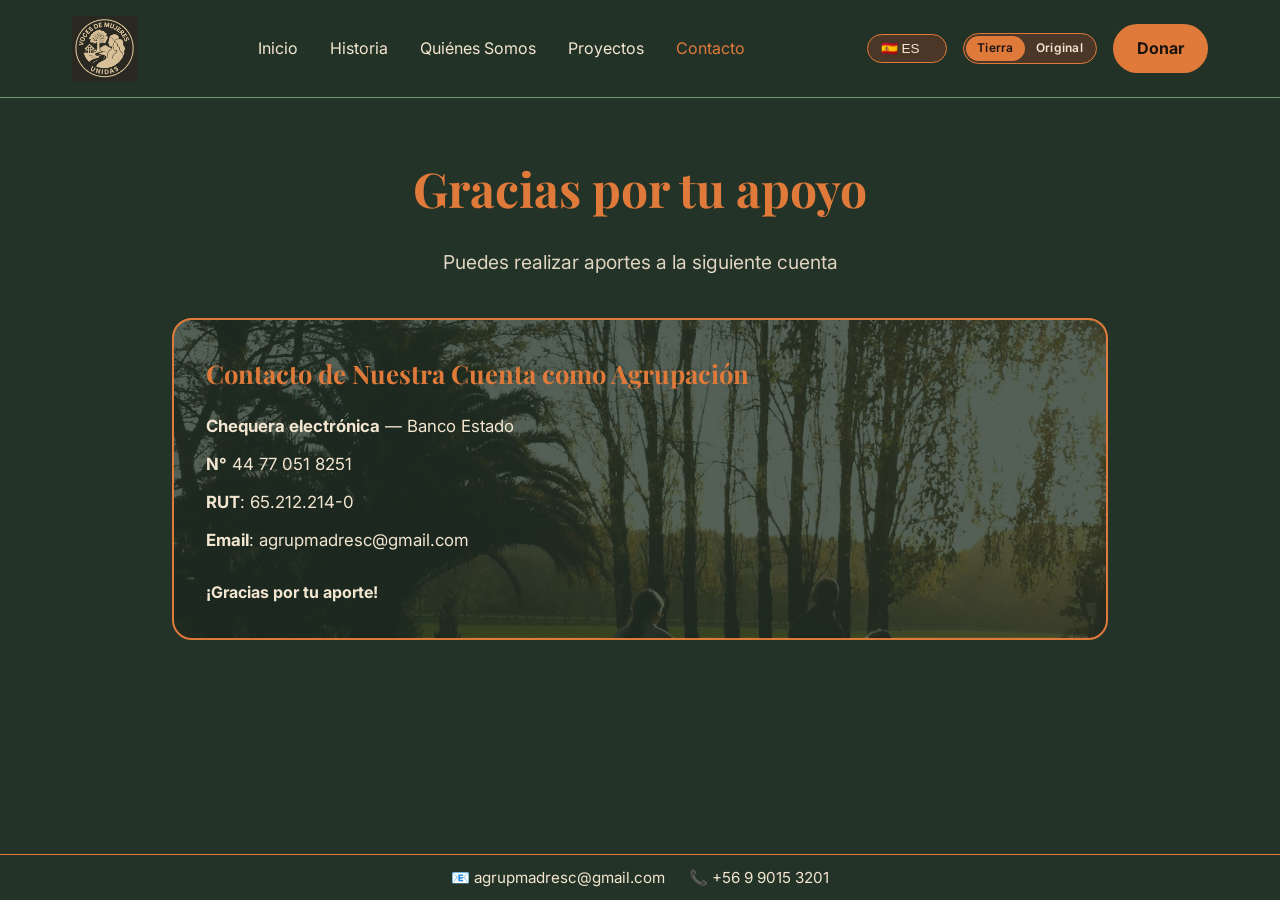
<file: contacto.html>
<!DOCTYPE html>
<html lang="es">
<head>
    <script>(function(){try{var t=localStorage.getItem('vb-color-theme');document.documentElement.setAttribute('data-theme',(t==='original'?'original':'tierra'));}catch(e){document.documentElement.setAttribute('data-theme','tierra');}})();</script>

    <meta charset="UTF-8">
    <meta name="viewport" content="width=device-width, initial-scale=1.0">
    <title>Contacto - Voces de Mujeres Unidas</title>
    
    <!-- Favicon -->
    <link rel="icon" type="image/jpeg" href="images/logo1.jpeg">
    
    <!-- Google Fonts -->
    <link href="https://fonts.googleapis.com/css2?family=Playfair+Display:wght@400;600;700&family=Inter:wght@300;400;500;600;700&display=swap" rel="stylesheet">
    
    <style>
        :root {
            --primary-dark: #292922;
            --secondary-medium: #3E3B31;
            --accent-gold: #C9B050;
            --neutral-light: #EAEAC4;
            --neutral-dark: #1F1F14;
            --text-primary: #EAEAC4;
            --font-heading: 'Playfair Display', serif;
            --font-body: 'Inter', system-ui, -apple-system, Segoe UI, Roboto, 'Helvetica Neue', Arial, sans-serif;
        }

        * {
            margin: 0;
            padding: 0;
            box-sizing: border-box;
        }

        html {
            scroll-behavior: smooth;
            -webkit-font-smoothing: antialiased;
            -moz-osx-font-smoothing: grayscale;
            text-rendering: optimizeLegibility;
            font-kerning: normal;
        }

        body {
            font-family: var(--font-body);
            line-height: 1.7;
            color: var(--text-primary);
            background-color: var(--primary-dark);
            margin: 0;
            padding: 0;
        }

        /* ===== HEADER ===== */
        .header {
            position: fixed;
            top: 0;
            left: 0;
            width: 100%;
            background: rgba(var(--primary-rgb), 0.95);
            backdrop-filter: blur(10px);
            z-index: 1000;
            padding: 1rem 0;
            border-bottom: 1px solid var(--secondary-medium);
        }

        .header-container {
            max-width: 1200px;
            margin: 0 auto;
            display: flex;
            justify-content: space-between;
            align-items: center;
            padding: 0 2rem;
        }

        .header-actions {
            display: flex;
            align-items: center;
            gap: 1rem;
        }

        .logo {
            height: 65px;
            width: auto;
            cursor: pointer;
            transition: transform 0.3s ease;
        }

        .logo:hover {
            transform: scale(1.05);
        }

        .hamburger {
            display: none;
            background: var(--secondary-medium);
            color: var(--neutral-light);
            border: 1px solid var(--accent-gold);
            border-radius: 8px;
            width: 44px;
            height: 36px;
            font-size: 20px;
            line-height: 1;
            cursor: pointer;
            transition: all 0.3s ease;
        }

        .hamburger:hover { background: var(--accent-gold); color: var(--neutral-dark); }

        .nav-menu { display: flex; list-style: none; gap: 2rem; }
        .nav-link { color: var(--neutral-light); text-decoration: none; transition: color 0.3s ease; }
        .nav-link:hover { color: var(--accent-gold); }

        .language-dropdown {
            background: var(--secondary-medium);
            color: var(--neutral-light);
            border: 1px solid var(--accent-gold);
            border-radius: 15px;
            padding: 0.4rem 0.8rem;
            font-size: 0.85rem;
            font-weight: 500;
            cursor: pointer;
            transition: all 0.3s ease;
            appearance: none;
            min-width: 80px;
        }
        .language-dropdown:hover { background: var(--accent-gold); color: var(--neutral-dark); }

        .btn-donate {
            background: var(--accent-gold);
            color: var(--neutral-dark);
            padding: 0.7rem 1.5rem;
            border: none;
            border-radius: 25px;
            font-weight: 700;
            cursor: pointer;
            transition: all 0.3s ease;
            text-decoration: none;
            display: inline-block;
        }
        .btn-donate:hover { background: var(--accent-hover); color: var(--neutral-dark); transform: translateY(-2px); }

        /* ===== MAIN ===== */
        .main-content { margin-top: 100px; padding: 3rem 0; }
        .container { max-width: 1000px; margin: 0 auto; padding: 0 2rem; }

        .page-title {
            font-family: var(--font-heading);
            font-size: 3rem;
            text-align: center;
            margin-bottom: 1rem;
            color: var(--accent-gold);
        }

        .page-subtitle { text-align: center; font-size: 1.2rem; margin-bottom: 2.5rem; opacity: 0.9; }

        .contact-card {
            background: var(--secondary-medium);
            border: 2px solid var(--accent-gold);
            border-radius: 20px;
            padding: 2rem;
            background-image: linear-gradient(rgba(var(--primary-rgb), 0.78), rgba(var(--primary-rgb), 0.78)), url('images/Ni%C3%B1o%20Pelota.jpg');
            background-size: cover;
            background-position: center;
            background-repeat: no-repeat;
            overflow: hidden;
        }

        .contact-card h2 { font-family: var(--font-heading); color: var(--accent-gold); margin-bottom: 1rem; font-size: 1.6rem; }

        .account-list { list-style: none; margin: 1rem 0 1.5rem 0; }
        .account-list li { margin-bottom: 0.6rem; font-size: 1.05rem; }
        .account-list a { color: var(--neutral-light); text-decoration: none; }
        .account-list a:hover { color: var(--accent-gold); text-decoration: underline; }

        .thanks { margin-top: 0.5rem; font-weight: 700; color: var(--neutral-light); }

        /* ===== CONTACT BAR ===== */
        .contact-bar {
            position: fixed;
            bottom: 0;
            left: 0;
            right: 0;
            background: rgba(var(--primary-rgb), 0.98);
            border-top: 1px solid var(--accent-gold);
            padding: 0.6rem 1rem;
            z-index: 2000;
            display: flex;
            align-items: center;
            justify-content: center;
            gap: 1.5rem;
            font-size: 0.95rem;
        }
        .contact-bar a { color: var(--neutral-light); text-decoration: none; }
        .contact-bar a:hover { color: var(--accent-gold); text-decoration: underline; }
        @media (max-width: 480px) { .contact-bar { flex-direction: column; gap: 0.25rem; padding: 0.5rem 0.75rem; } }

        /* ===== RESPONSIVE ===== */
        @media (max-width: 768px) {
            .header-container { padding: 0 .75rem; gap: .5rem; justify-content: space-between; }
            .logo { margin-left: 6px; height: 58px; }
            .hamburger { display: inline-flex; align-items: center; justify-content: center; width: 38px; height: 32px; font-size: 18px; }
            .nav-menu { display: none; position: absolute; top: 64px; left: 0; width: 100%; background: rgba(var(--primary-rgb), .98); border-bottom: 1px solid var(--secondary-medium); padding: .5rem .75rem; flex-direction: column; gap: .25rem; z-index: 999; }
            .nav-menu.open { display: flex; }
            .header-container > nav { order: 1; }
            .header-container > .logo { order: 2; }
            .header-container > .header-actions { order: 3; margin-left: auto; }
            .page-title { font-size: 2.4rem; }
        }
    </style>
    <link rel="stylesheet" href="css/theme.css">
</head>

<body>
    <!-- ===== HEADER ===== -->
    <header class="header">
        <div class="header-container">
            <img src="images/logo1.jpeg" alt="Voces de Mujeres Unidas" class="logo" onclick="window.location.href='index.html'">
            
            <nav>
                <button class="hamburger" id="hamburgerBtn" aria-label="Abrir menú">☰</button>
                <ul class="nav-menu" id="navMenu">
                    <li><a href="index.html" class="nav-link" id="nav-inicio">Inicio</a></li>
                    <li><a href="nuestra-historia.html" class="nav-link" id="nav-historia">Historia</a></li>
                    <li><a href="quienes_somos.html" class="nav-link" id="nav-quienes">Quiénes Somos</a></li>
                    <li><a href="proyectos.html" class="nav-link" id="nav-proyectos">Proyectos</a></li>
                    <li style="display: none;"><a href="transparencia.html" class="nav-link" id="nav-transparencia">Transparencia</a></li>
                    <li><a href="contacto.html" class="nav-link" id="nav-contacto" style="color: var(--accent-gold);">Contacto</a></li>
                    <li class="theme-switcher-item">
                        <div class="theme-switcher" role="group" aria-label="Paleta de colores">
                            <button type="button" class="theme-switcher-btn" data-theme-value="tierra">Tierra</button>
                            <button type="button" class="theme-switcher-btn" data-theme-value="original">Original</button>
                        </div>
                    </li>
                </ul>
            </nav>
            
            <div class="header-actions">
                <div class="language-selector">
                    <select id="languageSelect" class="language-dropdown">
                        <option value="es" selected>🇪🇸 ES</option>
                        <option value="en">🇺🇸 EN</option>
                        <option value="de">🇩🇪 DE</option>
                    </select>
                </div>
                <div class="theme-switcher" role="group" aria-label="Paleta de colores">
                    <button type="button" class="theme-switcher-btn" data-theme-value="tierra">Tierra</button>
                    <button type="button" class="theme-switcher-btn" data-theme-value="original">Original</button>
                </div>
                <a href="#donar" class="btn-donate" id="btn-donar-header" onclick="event.preventDefault(); window.open('https://www.paypal.com/donate/?hosted_button_id=QHFGQRJQQG8YU','_blank','noopener');">Donar</a>
            </div>
        </div>
    </header>

    <!-- ===== MAIN ===== -->
    <main class="main-content">
        <div class="container">
            <h1 class="page-title" id="page-title">Gracias por tu apoyo</h1>
            <p class="page-subtitle" id="page-subtitle">Puedes realizar aportes a la siguiente cuenta</p>

            <div class="contact-card">
                <h2 id="account-title">Contacto de Nuestra Cuenta como Agrupación</h2>
                <ul class="account-list">
                    <li><strong>Chequera electrónica</strong> — Banco Estado</li>
                    <li><strong>N°</strong> 44 77 051 8251</li>
                    <li><strong>RUT</strong>: 65.212.214-0</li>
                    <li><strong>Email</strong>: <a href="mailto:agrupmadresc@gmail.com">agrupmadresc@gmail.com</a></li>
                </ul>
                <p class="thanks" id="thanks-text">¡Gracias por tu aporte!</p>
            </div>
        </div>
    </main>

    <div class="contact-bar">
        <a href="mailto:agrupmadresc@gmail.com">📧 agrupmadresc@gmail.com</a>
        <a href="tel:+56990153201">📞 +56 9 9015 3201</a>
    </div>

    <script>
        // Menú hamburguesa
        (function() {
            const hamburgerBtn = document.getElementById('hamburgerBtn');
            const navMenu = document.getElementById('navMenu');
            if (hamburgerBtn && navMenu) {
                hamburgerBtn.addEventListener('click', () => {
                    navMenu.classList.toggle('open');
                    hamburgerBtn.textContent = navMenu.classList.contains('open') ? '✕' : '☰';
                });
                document.querySelectorAll('.nav-link').forEach(link => {
                    link.addEventListener('click', () => {
                        navMenu.classList.remove('open');
                        hamburgerBtn.textContent = '☰';
                    });
                });
            }
        })();

        // Traducciones mínimas (nav + textos de la página)
        (function() {
            const translations = {
                es: {
                    inicio: 'Inicio', historia: 'Historia', quienesSomos: 'Quiénes Somos', proyectos: 'Proyectos', transparencia: 'Transparencia', contacto: 'Contacto', donar: 'Donar',
                    pageTitle: 'Gracias por tu apoyo', pageSubtitle: 'Puedes realizar aportes a la siguiente cuenta', accountTitle: 'Contacto de Nuestra Cuenta como Agrupación', thanksText: '¡Gracias por tu aporte!'
                },
                en: {
                    inicio: 'Home', historia: 'History', quienesSomos: 'About Us', proyectos: 'Projects', transparencia: 'Transparency', contacto: 'Contact', donar: 'Donate',
                    pageTitle: 'Thank you for your support', pageSubtitle: 'You can make contributions to this account', accountTitle: 'Our Association Account Contact', thanksText: 'Thank you for your contribution!'
                },
                de: {
                    inicio: 'Startseite', historia: 'Geschichte', quienesSomos: 'Wer wir sind', proyectos: 'Projekte', transparencia: 'Transparenz', contacto: 'Kontakt', donar: 'Spenden',
                    pageTitle: 'Danke für Ihre Unterstützung', pageSubtitle: 'Sie können auf folgendes Konto spenden', accountTitle: 'Kontaktdaten unseres Vereinskontos', thanksText: 'Vielen Dank für Ihre Spende!'
                }
            };

            function changeLanguage(lang) {
                const t = translations[lang] || translations.es;
                const map = {
                    'nav-inicio': 'inicio', 'nav-historia': 'historia', 'nav-quienes': 'quienesSomos', 'nav-proyectos': 'proyectos', 'nav-transparencia': 'transparencia', 'nav-contacto': 'contacto', 'btn-donar-header': 'donar',
                    'page-title': 'pageTitle', 'page-subtitle': 'pageSubtitle', 'account-title': 'accountTitle', 'thanks-text': 'thanksText'
                };
                Object.keys(map).forEach(id => {
                    const el = document.getElementById(id);
                    if (!el) return;
                    const key = map[id];
                    el.textContent = t[key];
                });
                try { localStorage.setItem('selectedLanguage', lang); document.documentElement.lang = lang; } catch (e) {}
            }

            document.addEventListener('DOMContentLoaded', function() {
                const languageSelect = document.getElementById('languageSelect');
                if (!languageSelect) return;
                const saved = localStorage.getItem('selectedLanguage') || 'es';
                languageSelect.value = saved;
                if (saved !== 'es') changeLanguage(saved);
                languageSelect.addEventListener('change', function(e) { changeLanguage(e.target.value); });
                window.addEventListener('storage', function(e) { if (e.key === 'selectedLanguage') { const nl = e.newValue || 'es'; if (document.documentElement.lang !== nl) { languageSelect.value = nl; changeLanguage(nl); } } });
            });
        })();
    </script>
    <script src="js/theme.js"></script>
</body>
</html>
</file>
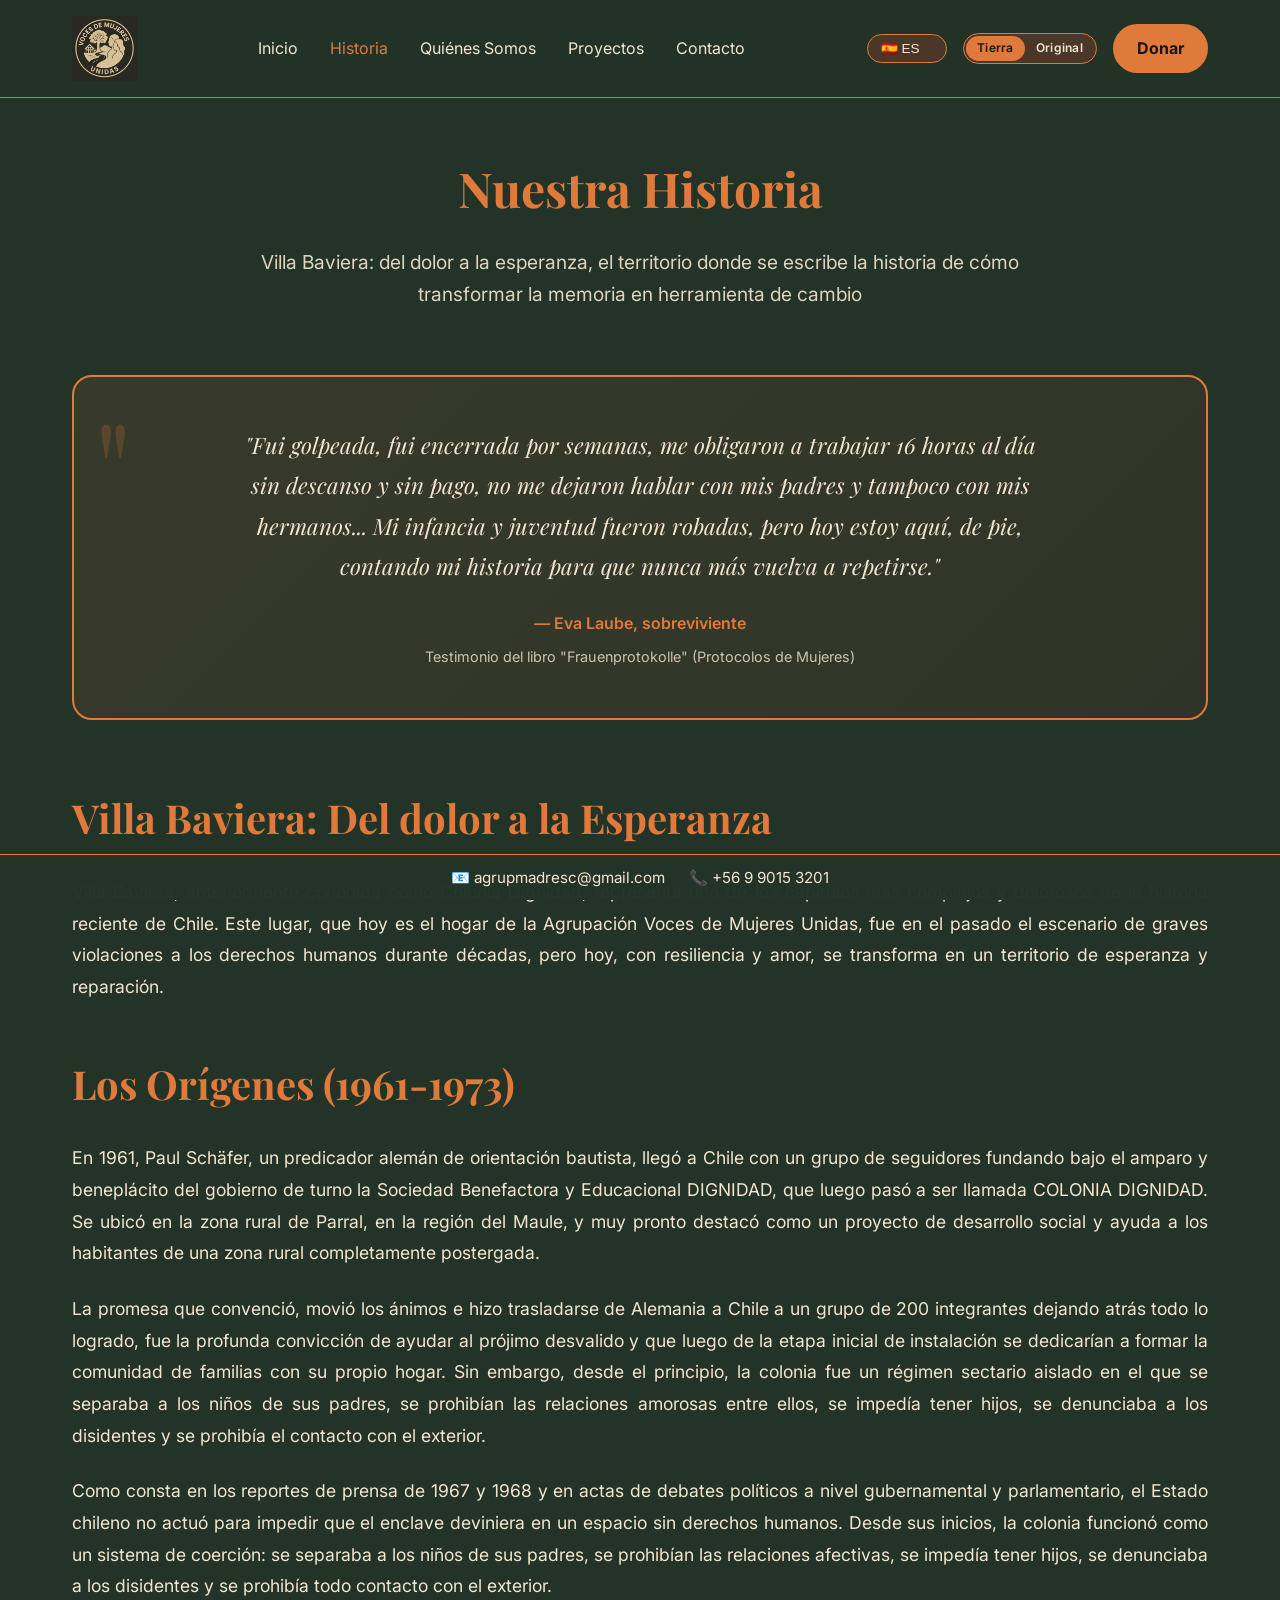
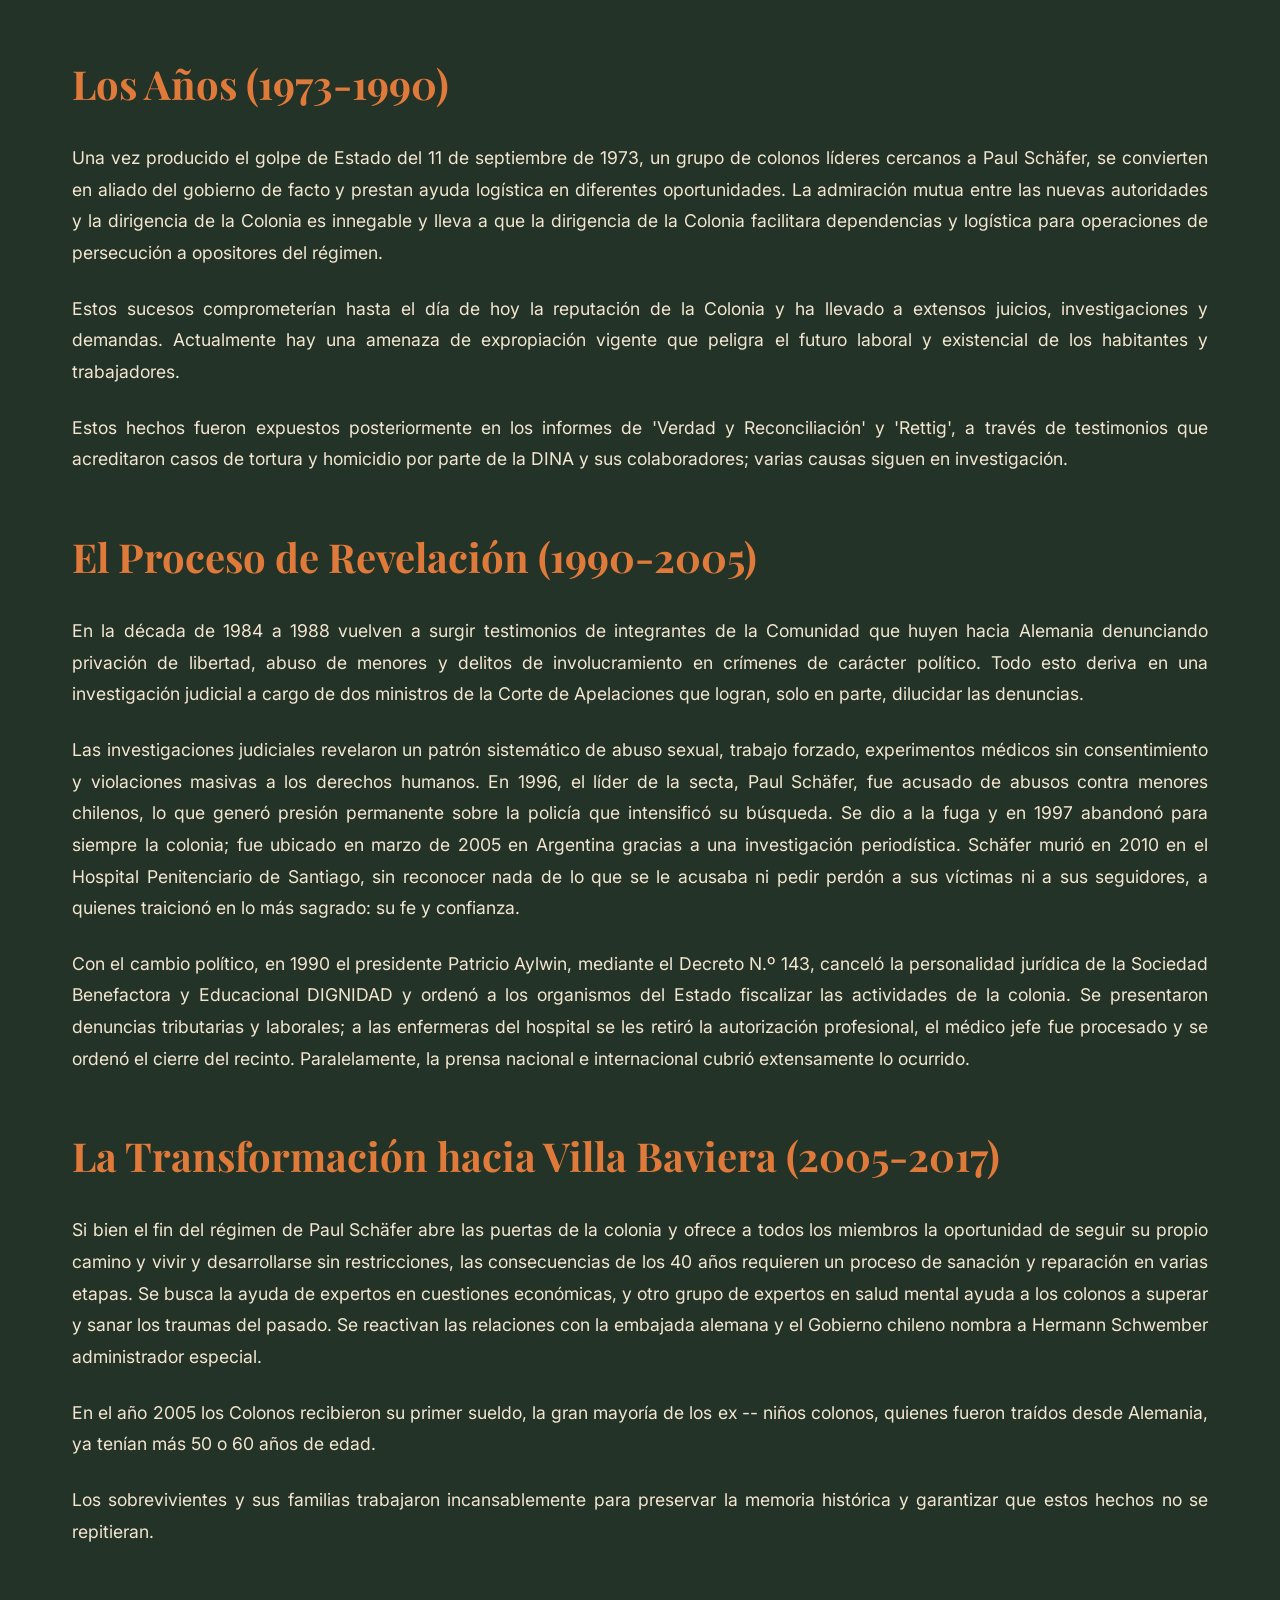
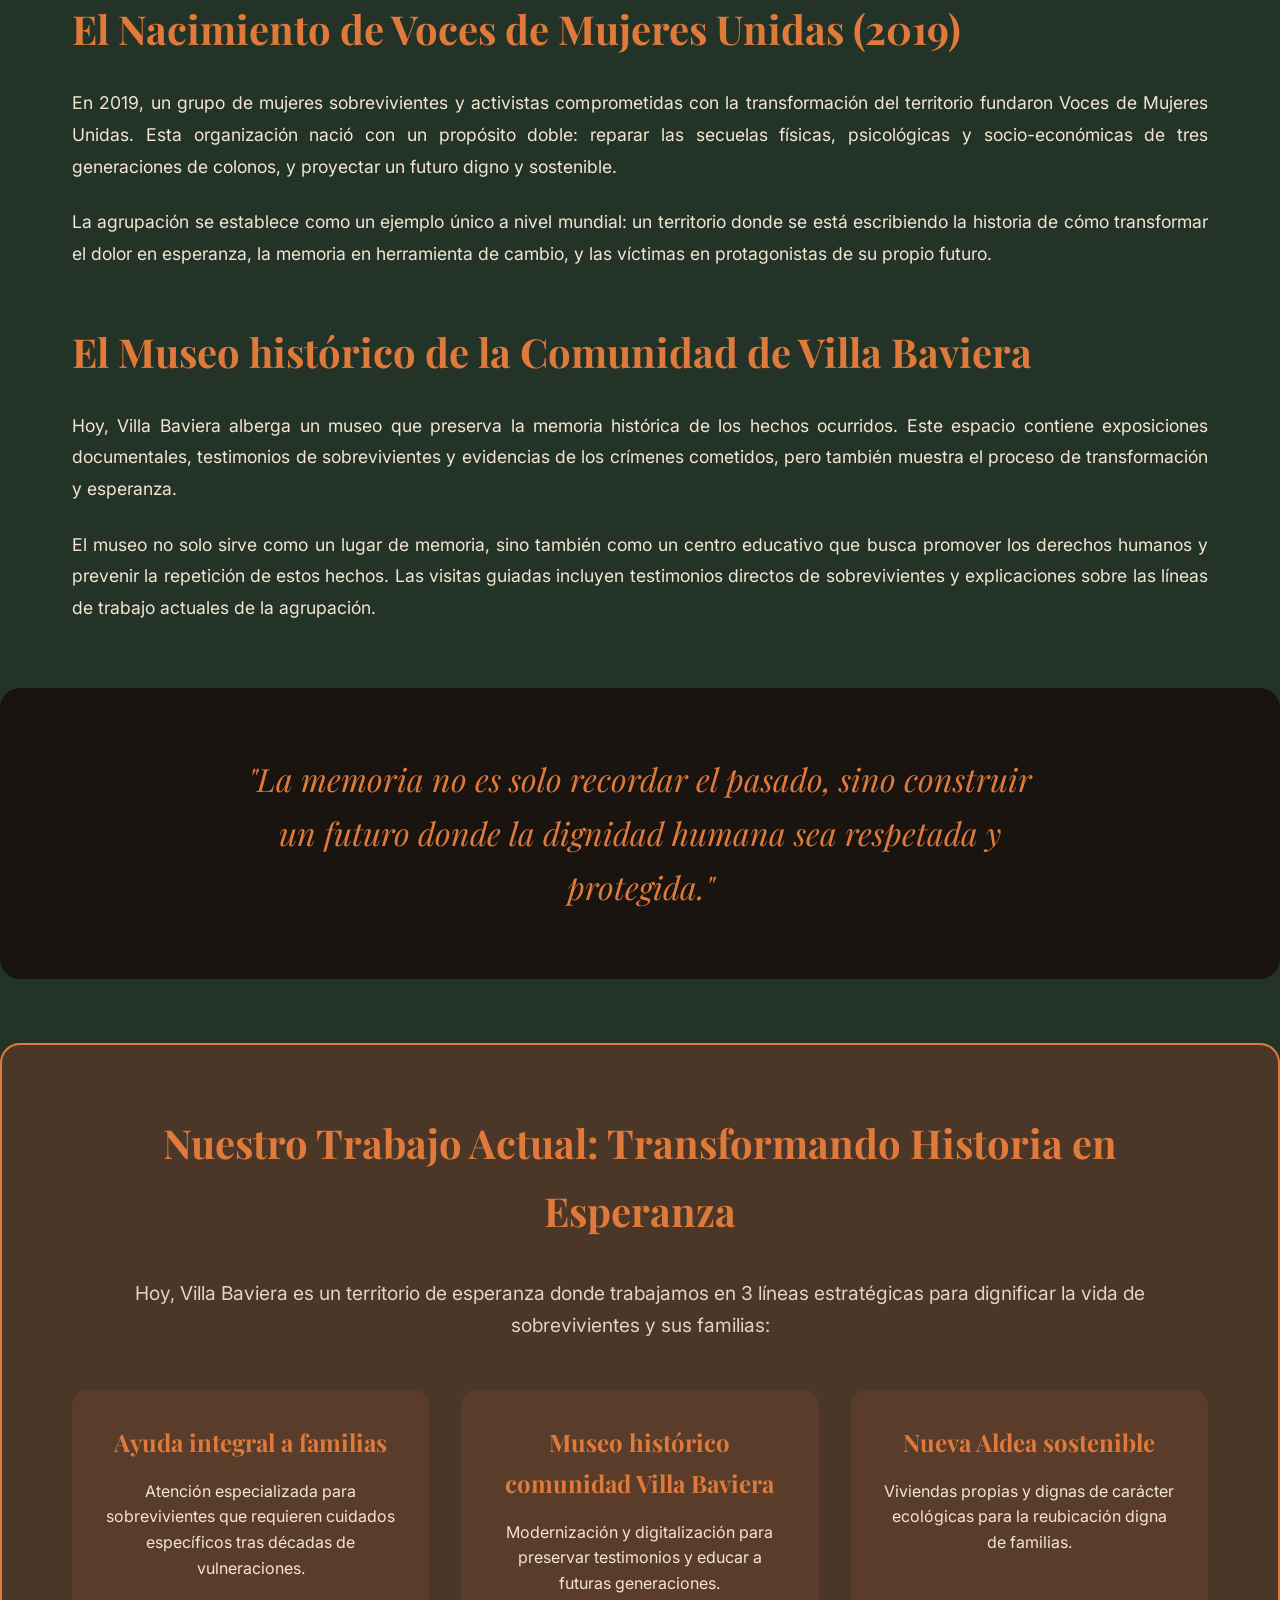
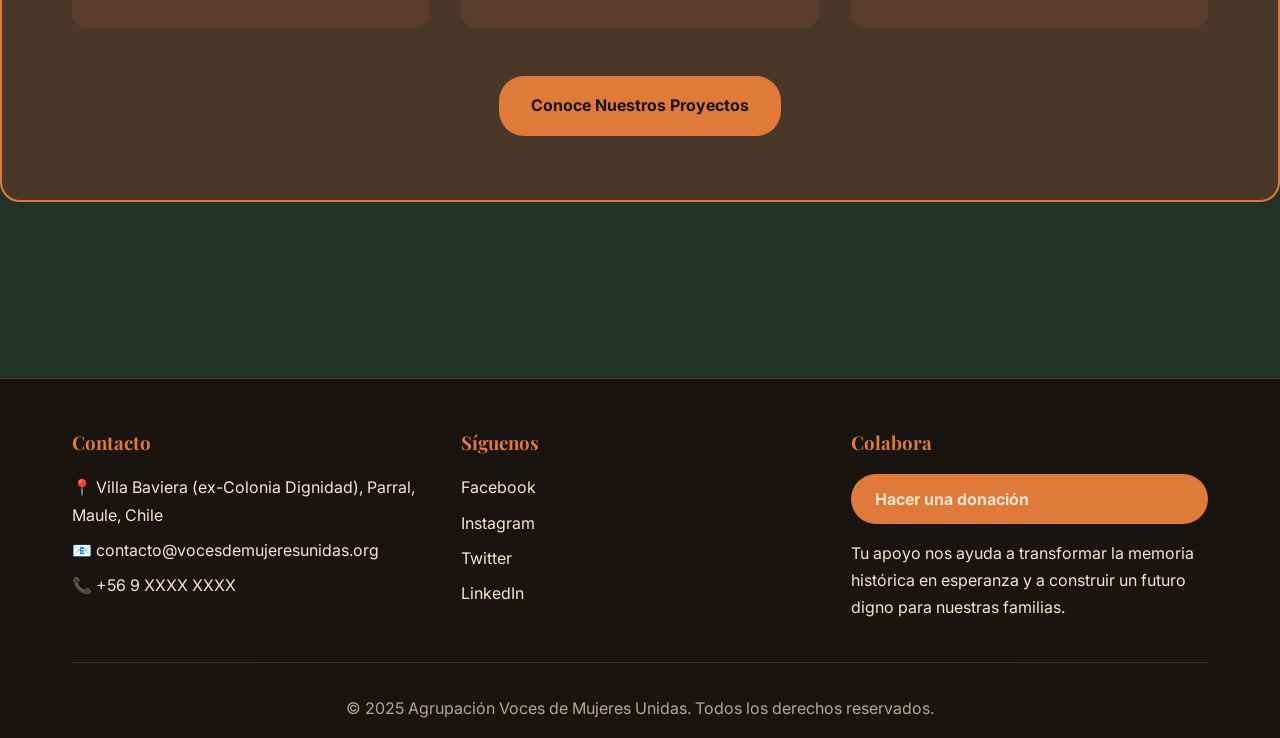
<file: nuestra-historia.html>
<!DOCTYPE html>
<html lang="es">
<head>
    <script>(function(){try{var t=localStorage.getItem('vb-color-theme');document.documentElement.setAttribute('data-theme',(t==='original'?'original':'tierra'));}catch(e){document.documentElement.setAttribute('data-theme','tierra');}})();</script>

    <meta charset="UTF-8">
    <meta name="viewport" content="width=device-width, initial-scale=1.0">
    <title>Nuestra Historia - Voces de Mujeres Unidas</title>
    
    <!-- Favicon -->
    <link rel="icon" type="image/jpeg" href="images/logo1.jpeg">
    
    <!-- Google Fonts -->
    <link href="https://fonts.googleapis.com/css2?family=Playfair+Display:wght@400;600;700&family=Inter:wght@300;400;500;600;700&display=swap" rel="stylesheet">
    
    <style>
        /* ===== CONFIGURACIÓN DE COLORES DE LA MARCA ===== */
        :root {
            --primary-dark: #292922;
            --secondary-medium: #3E3B31;
            --accent-gold: #C9B050;
            --neutral-light: #EAEAC4;
            --neutral-dark: #1F1F14;
            --text-primary: #EAEAC4;
            --text-dark: #1F1F14;
            --font-heading: 'Playfair Display', serif;
            --font-body: 'Inter', system-ui, -apple-system, Segoe UI, Roboto, 'Helvetica Neue', Arial, sans-serif;
        }

        /* ===== RESET Y BASE ===== */
        * {
            margin: 0;
            padding: 0;
            box-sizing: border-box;
        }

        html {
            scroll-behavior: smooth;
            -webkit-font-smoothing: antialiased;
            -moz-osx-font-smoothing: grayscale;
            text-rendering: optimizeLegibility;
            font-kerning: normal;
        }

        body {
            font-family: var(--font-body);
            line-height: 1.7;
            color: var(--text-primary);
            background-color: var(--primary-dark);
            margin: 0;
            padding: 0;
            font-feature-settings: "liga" 1, "calt" 1;
            font-variant-ligatures: common-ligatures contextual;
        }

        /* ===== HEADER FIJO ===== */
        .header {
            position: fixed;
            top: 0;
            left: 0;
            width: 100%;
            background: rgba(var(--primary-rgb), 0.95);
            backdrop-filter: blur(10px);
            z-index: 1000;
            padding: 1rem 0;
            border-bottom: 1px solid var(--secondary-medium);
        }

        .header-container {
            max-width: 1200px;
            margin: 0 auto;
            display: flex;
            justify-content: space-between;
            align-items: center;
            padding: 0 2rem;
        }

        .header-actions {
            display: flex;
            align-items: center;
            gap: 1rem;
        }

        .logo {
            height: 65px;
            width: auto;
            cursor: pointer;
            transition: transform 0.3s ease;
        }

        .logo:hover {
            transform: scale(1.05);
        }

        /* ===== MENÚ HAMBURGUESA ===== */
        .hamburger {
            display: none;
            background: var(--secondary-medium);
            color: var(--neutral-light);
            border: 1px solid var(--accent-gold);
            border-radius: 8px;
            width: 44px;
            height: 36px;
            font-size: 20px;
            line-height: 1;
            cursor: pointer;
            transition: all 0.3s ease;
        }

        .hamburger:hover {
            background: var(--accent-gold);
            color: var(--neutral-dark);
        }

        .nav-menu {
            display: flex;
            list-style: none;
            gap: 2rem;
        }

        .nav-link {
            color: var(--neutral-light);
            text-decoration: none;
            font-weight: 400;
            transition: color 0.3s ease;
        }

        .nav-link:hover {
            color: var(--accent-gold);
        }

        /* ===== SELECTOR DE IDIOMAS ===== */
        .language-selector {
            position: relative;
        }

        .language-dropdown {
            background: var(--secondary-medium);
            color: var(--neutral-light);
            border: 1px solid var(--accent-gold);
            border-radius: 15px;
            padding: 0.4rem 0.8rem;
            font-size: 0.85rem;
            font-weight: 500;
            cursor: pointer;
            transition: all 0.3s ease;
            appearance: none;
            min-width: 80px;
        }

        .language-dropdown:hover {
            background: var(--accent-gold);
            color: var(--neutral-dark);
        }

        .language-dropdown:focus {
            outline: none;
            box-shadow: 0 0 0 2px rgba(var(--accent-rgb), 0.3);
        }

        .language-dropdown option {
            background: var(--secondary-medium);
            color: var(--neutral-light);
            padding: 0.5rem;
        }

        .btn-donate {
            background: var(--accent-gold);
            color: var(--neutral-dark);
            padding: 0.7rem 1.5rem;
            border: none;
            border-radius: 25px;
            font-weight: 700;
            cursor: pointer;
            transition: all 0.3s ease;
            text-decoration: none;
            display: inline-block;
        }

        .btn-donate:hover {
            background: var(--accent-hover);
            color: var(--neutral-dark);
            transform: translateY(-2px);
        }

        /* ===== CONTENIDO PRINCIPAL ===== */
        .main-content {
            margin-top: 100px;
            padding: 3rem 0;
        }

        .container {
            max-width: 1200px;
            margin: 0 auto;
            padding: 0 2rem;
        }

        .page-title {
            font-family: var(--font-heading);
            font-size: 3rem;
            text-align: center;
            margin-bottom: 1rem;
            color: var(--accent-gold);
        }

        .page-subtitle {
            text-align: center;
            font-size: 1.2rem;
            margin-bottom: 4rem;
            opacity: 0.9;
            max-width: 800px;
            margin-left: auto;
            margin-right: auto;
        }

        /* ===== TESTIMONIO DESTACADO - NUEVO ===== */
        .testimony-section {
            background: linear-gradient(135deg, rgba(var(--accent-rgb), 0.1), rgba(var(--secondary-rgb), 0.3));
            border: 2px solid var(--accent-gold);
            border-radius: 20px;
            padding: 3rem 2rem;
            margin: 3rem 0 4rem 0;
            position: relative;
            overflow: hidden;
        }

        .testimony-section::before {
            content: '"';
            position: absolute;
            top: -20px;
            left: 20px;
            font-size: 8rem;
            font-family: var(--font-heading);
            color: var(--accent-gold);
            opacity: 0.2;
        }

        .testimony-content {
            position: relative;
            z-index: 1;
            max-width: 800px;
            margin: 0 auto;
            text-align: center;
        }

        .testimony-text {
            font-family: var(--font-heading);
            font-size: 1.4rem;
            font-style: italic;
            line-height: 1.8;
            color: var(--text-primary);
            margin-bottom: 1.5rem;
        }

        .testimony-author {
            font-size: 1rem;
            color: var(--accent-gold);
            font-weight: 600;
        }

        .testimony-source {
            font-size: 0.9rem;
            color: var(--neutral-light);
            opacity: 0.8;
            margin-top: 0.5rem;
        }

        /* ===== SECCIONES DE HISTORIA - MODIFICADO SIN CUADRADOS ===== */
        .history-section {
            margin-bottom: 3rem;
        }

        .section-title {
            font-family: var(--font-heading);
            font-size: 2.5rem;
            color: var(--accent-gold);
            margin-bottom: 1.5rem;
            margin-top: 2rem;
        }

        .section-content {
            /* Removidos todos los estilos de fondo, borde y padding */
            margin-bottom: 1rem;
        }

        .section-text {
            font-size: 1.1rem;
            line-height: 1.8;
            margin-bottom: 1.5rem;
            text-align: justify;
            color: var(--text-primary);
        }

        .section-text:last-child {
            margin-bottom: 0;
        }

        /* ===== QUOTE DESTACADA ===== */
        .quote-section {
            background: var(--neutral-dark);
            padding: 4rem 2rem;
            border-radius: 20px;
            margin: 4rem 0;
            text-align: center;
        }

        .quote-text {
            font-family: var(--font-heading);
            font-size: 2rem;
            color: var(--accent-gold);
            font-style: italic;
            max-width: 800px;
            margin: 0 auto;
        }

        /* ===== SECCIÓN PRESENTE ===== */
        .present-section {
            background: var(--secondary-medium);
            padding: 4rem 2rem;
            border-radius: 20px;
            border: 2px solid var(--accent-gold);
            margin: 4rem 0;
        }

        .present-title {
            font-family: var(--font-heading);
            font-size: 2.5rem;
            color: var(--accent-gold);
            text-align: center;
            margin-bottom: 2rem;
        }

        .present-intro {
            font-size: 1.2rem;
            text-align: center;
            margin-bottom: 3rem;
            opacity: 0.9;
        }

        .present-grid {
            display: grid;
            grid-template-columns: repeat(auto-fit, minmax(300px, 1fr));
            gap: 2rem;
            margin-bottom: 3rem;
        }

        .present-item {
            background: rgba(var(--accent-rgb), 0.1);
            padding: 2rem;
            border-radius: 15px;
            text-align: center;
        }

        .present-item-title {
            font-family: var(--font-heading);
            font-size: 1.5rem;
            color: var(--accent-gold);
            margin-bottom: 1rem;
        }

        .present-item-desc {
            font-size: 1rem;
            line-height: 1.6;
        }

        .present-btn {
            background: var(--accent-gold);
            color: var(--neutral-dark);
            padding: 1rem 2rem;
            border: none;
            border-radius: 25px;
            font-weight: 700;
            cursor: pointer;
            transition: all 0.3s ease;
            text-decoration: none;
            display: inline-block;
            margin: 0 auto;
        }

        .present-btn:hover {
            background: var(--accent-hover);
            transform: translateY(-2px);
        }

        /* ===== FOOTER ===== */
        .footer {
            background: var(--neutral-dark);
            padding: 3rem 0 1rem;
            border-top: 1px solid var(--secondary-medium);
            margin-top: 4rem;
        }

        .footer-content {
            display: grid;
            grid-template-columns: repeat(auto-fit, minmax(250px, 1fr));
            gap: 2rem;
            margin-bottom: 2rem;
        }

        .footer-section h3 {
            font-family: var(--font-heading);
            margin-bottom: 1rem;
            color: var(--accent-gold);
        }

        .footer-section p,
        .footer-section a {
            color: var(--neutral-light);
            text-decoration: none;
            margin-bottom: 0.5rem;
            display: block;
        }

        .footer-section a:hover {
            color: var(--accent-gold);
        }

        .footer-bottom {
            text-align: center;
            padding-top: 2rem;
            border-top: 1px solid var(--secondary-medium);
            opacity: 0.7;
            color: var(--neutral-light);
        }

        /* ===== RESPONSIVE ===== */
        @media (max-width: 768px) {
            .header-container {
                padding: 0 .75rem;
                gap: .5rem;
                justify-content: space-between;
            }

            .logo {
                margin-left: 6px;
                height: 58px;
            }

            .hamburger {
                display: inline-flex;
                align-items: center;
                justify-content: center;
                width: 38px;
                height: 32px;
                font-size: 18px;
            }

            .nav-menu {
                display: none;
                position: absolute;
                top: 64px;
                left: 0;
                width: 100%;
                background: rgba(var(--primary-rgb), .98);
                border-bottom: 1px solid var(--secondary-medium);
                padding: .5rem .75rem;
                flex-direction: column;
                gap: .25rem;
                z-index: 999;
            }

            .nav-menu.open {
                display: flex;
            }

            .header-container > nav {
                order: 1;
            }

            .header-container > .logo {
                order: 2;
            }

            .header-container > .header-actions {
                order: 3;
                margin-left: auto;
            }

            .page-title {
                font-size: 2.5rem;
            }

            .section-title {
                font-size: 2rem;
            }

            .quote-text {
                font-size: 1.5rem;
            }

            .testimony-text {
                font-size: 1.2rem;
            }

            .present-grid {
                grid-template-columns: 1fr;
            }

            .container {
                padding: 0 1rem;
            }
        }

        @media (max-width: 480px) {
            .page-title {
                font-size: 2rem;
            }

            .section-title {
                font-size: 1.8rem;
            }

            .quote-text {
                font-size: 1.3rem;
            }

            .testimony-text {
                font-size: 1.1rem;
            }
        }

        /* ===== ANIMACIONES ===== */
        @keyframes fadeInUp {
            from {
                opacity: 0;
                transform: translateY(30px);
            }
            to {
                opacity: 1;
                transform: translateY(0);
            }
        }

        .fade-in-up {
            animation: fadeInUp 0.8s ease-out;
        }

        /* ===== CONTACT BAR ===== */
        .contact-bar {
            position: fixed;
            bottom: 0;
            left: 0;
            right: 0;
            background: rgba(var(--primary-rgb), 0.98);
            border-top: 1px solid var(--accent-gold);
            padding: 0.6rem 1rem;
            z-index: 2000;
            display: flex;
            align-items: center;
            justify-content: center;
            gap: 1.5rem;
            font-size: 0.95rem;
        }

        .contact-bar a {
            color: var(--neutral-light);
            text-decoration: none;
        }

        .contact-bar a:hover {
            color: var(--accent-gold);
            text-decoration: underline;
        }

        @media (max-width: 480px) {
            .contact-bar {
                flex-direction: column;
                gap: 0.25rem;
                padding: 0.5rem 0.75rem;
            }
        }
    </style>
    <link rel="stylesheet" href="css/theme.css">
</head>

<body>
    <!-- ===== HEADER ===== -->
    <header class="header">
        <div class="header-container">
            <img src="images/logo1.jpeg" alt="Voces de Mujeres Unidas" class="logo" onclick="window.location.href='index.html'">
            
            <nav>
                <button class="hamburger" id="hamburgerBtn" aria-label="Abrir menú">☰</button>
                <ul class="nav-menu" id="navMenu">
                    <li><a href="index.html" class="nav-link" id="nav-inicio">Inicio</a></li>
                    <li><a href="nuestra-historia.html" class="nav-link" id="nav-historia" style="color: var(--accent-gold);">Historia</a></li>
                    <li><a href="quienes_somos.html" class="nav-link" id="nav-quienes">Quiénes Somos</a></li>
                    <li><a href="proyectos.html" class="nav-link" id="nav-proyectos">Proyectos</a></li>
                    <li style="display: none;"><a href="transparencia.html" class="nav-link" id="nav-transparencia">Transparencia</a></li>
                    <li><a href="contacto.html" class="nav-link" id="nav-contacto">Contacto</a></li>
                    <li class="theme-switcher-item">
                        <div class="theme-switcher" role="group" aria-label="Paleta de colores">
                            <button type="button" class="theme-switcher-btn" data-theme-value="tierra">Tierra</button>
                            <button type="button" class="theme-switcher-btn" data-theme-value="original">Original</button>
                        </div>
                    </li>
                </ul>
            </nav>
            
            <div class="header-actions">
                <div class="language-selector">
                    <select id="languageSelect" class="language-dropdown">
                        <option value="es" selected>🇪🇸 ES</option>
                        <option value="en">🇺🇸 EN</option>
                        <option value="de">🇩🇪 DE</option>
                    </select>
                </div>
                <div class="theme-switcher" role="group" aria-label="Paleta de colores">
                    <button type="button" class="theme-switcher-btn" data-theme-value="tierra">Tierra</button>
                    <button type="button" class="theme-switcher-btn" data-theme-value="original">Original</button>
                </div>
                <a href="#donar" class="btn-donate" id="btn-donar-header" onclick="event.preventDefault(); window.open('https://www.paypal.com/donate/?hosted_button_id=QHFGQRJQQG8YU','_blank','noopener');">Donar</a>
            </div>
        </div>
    </header>

    <!-- ===== CONTENIDO PRINCIPAL ===== -->
    <main class="main-content">
        <div class="container">
            <h1 class="page-title" id="page-title">Nuestra Historia</h1>
            <p class="page-subtitle" id="page-subtitle">Villa Baviera: del dolor a la esperanza, el territorio donde se escribe la historia de cómo transformar la memoria en herramienta de cambio</p>
            
            <!-- TESTIMONIO DE EVA LAUBE - NUEVO -->
            <div class="testimony-section fade-in-up">
                <div class="testimony-content">
                    <p class="testimony-text" id="testimony-text">
                        "Fui golpeada, fui encerrada por semanas, me obligaron a trabajar 16 horas al día sin descanso y sin pago, no me dejaron hablar con mis padres y tampoco con mis hermanos... Mi infancia y juventud fueron robadas, pero hoy estoy aquí, de pie, contando mi historia para que nunca más vuelva a repetirse."
                    </p>
                    <p class="testimony-author" id="testimony-author">— Eva Laube, sobreviviente</p>
                    <p class="testimony-source" id="testimony-source">Testimonio del libro "Frauenprotokolle" (Protocolos de Mujeres)</p>
                </div>
            </div>
            
            <!-- Introducción -->
            <div class="history-section fade-in-up">
                <h2 class="section-title" id="main-title">Villa Baviera: Del dolor a la Esperanza</h2>
                <div class="section-content">
                    <p class="section-text" id="intro-text">Villa Baviera, anteriormente conocida como Colonia Dignidad, representa uno de los capítulos más complejos y dolorosos de la historia reciente de Chile. Este lugar, que hoy es el hogar de la Agrupación Voces de Mujeres Unidas, fue en el pasado el escenario de graves violaciones a los derechos humanos durante décadas, pero hoy, con resiliencia y amor, se transforma en un territorio de esperanza y reparación.</p>
                </div>
            </div>

            <!-- Los Orígenes -->
            <div class="history-section fade-in-up">
                <h2 class="section-title" id="origins-title">Los Orígenes (1961-1973)</h2>
                <div class="section-content">
                    <p class="section-text" id="origins-text-1">En 1961, Paul Schäfer, un predicador alemán de orientación bautista, llegó a Chile con un grupo de seguidores fundando bajo el amparo y beneplácito del gobierno de turno la Sociedad Benefactora y Educacional DIGNIDAD, que luego pasó a ser llamada COLONIA DIGNIDAD. Se ubicó en la zona rural de Parral, en la región del Maule, y muy pronto destacó como un proyecto de desarrollo social y ayuda a los habitantes de una zona rural completamente postergada.</p>
                    <p class="section-text" id="origins-text-2">La promesa que convenció, movió los ánimos e hizo trasladarse de Alemania a Chile a un grupo de 200 integrantes dejando atrás todo lo logrado, fue la profunda convicción de ayudar al prójimo desvalido y que luego de la etapa inicial de instalación se dedicarían a formar la comunidad de familias con su propio hogar. Sin embargo, Desde el principio, la colonia fue un régimen sectario aislado en el que se separaba a los niños de sus padres, se prohibían las relaciones amorosas entre ellos, se impedía tener hijos, se denunciaba a los disidentes y se prohibía el contacto con el exterior.</p>
                    <p class="section-text" id="origins-text-3">Como consta en los reportes de prensa de 1967 y 1968 y en actas de debates políticos a nivel gubernamental y parlamentario, el Estado chileno no actuó para impedir que el enclave deviniera en un espacio sin derechos humanos. Desde sus inicios, la colonia funcionó como un sistema de coerción: se separaba a los niños de sus padres, se prohibían las relaciones afectivas, se impedía tener hijos, se denunciaba a los disidentes y se prohibía todo contacto con el exterior.</p>
                </div>
            </div>

            <!-- Los Años Oscuros -->
            <div class="history-section fade-in-up">
                <h2 class="section-title" id="dark-years-title">Los Años (1973-1990)</h2>
                <div class="section-content">
                    <p class="section-text" id="dark-years-text-1">Una vez producido el golpe de Estado del 11 de septiembre de 1973, un grupo de colonos líderes cercanos a Paul Schäfer, se convierten en aliado del gobierno de facto y prestan ayuda logística en diferentes oportunidades. La admiración mutua entre las nuevas autoridades y la dirigencia de la Colonia es innegable y lleva a que la dirigencia de la Colonia facilitara dependencias y logística para operaciones de persecución a opositores del régimen que, posteriormente, fueron reveladas en los testimonios de los informes de "verdad y reconciliación" y "Rettig".</p>
                    <p class="section-text" id="dark-years-text-2">Estos sucesos comprometerían hasta el día de hoy la reputación de la Colonia y ha llevado a extensos juicios, investigaciones y demandas. Actualmente hay una amenaza de expropiación vigente que peligra el futuro laboral y existencial de los habitantes y trabajadores.</p>
                    <p class="section-text" id="dark-years-text-3">Estos hechos fueron expuestos posteriormente en los informes de "Verdad y Reconciliación" y "Rettig", a través de testimonios que acreditaron casos de tortura y homicidio por parte de la DINA y sus colaboradores; varias causas siguen en investigación.</p>
                </div>
            </div>

            <!-- El Proceso de Revelación -->
            <div class="history-section fade-in-up">
                <h2 class="section-title" id="revelation-title">El Proceso de Revelación (1990-2005)</h2>
                <div class="section-content">
                    <p class="section-text" id="revelation-text-1">En la década de 1984 a 1988 vuelven a surgir testimonios de integrantes de la Comunidad que huyen hacia Alemania denunciando privación de libertad, abuso de menores y delitos de involucramiento en crímenes de carácter político. Todo esto deriva en una investigación judicial a cargo de dos ministros de la Corte de Apelaciones que logran, solo en parte, dilucidar las denuncias. No obstante, con el cambio de signo político, el recién electo Presidente Patricio Aylwin cancela en 1990 la personalidad jurídica de la Sociedad Benefactora y Educacional DIGNIDAD.</p>
                    <p class="section-text" id="revelation-text-2">Las investigaciones judiciales revelaron un patrón sistemático de abuso sexual, trabajo forzado, experimentos médicos sin consentimiento y violaciones masivas a los derechos humanos. En 1996, el líder de la secta, Paul Schäfer, fue acusado de abusos contra menores chilenos, lo que generó presión permanente sobre la policía que intensificó su búsqueda. Se dio a la fuga y en 1997 abandonó para siempre la colonia; fue ubicado en marzo de 2005 en Argentina gracias a una investigación periodística. Schäfer murió en 2010 en el Hospital Penitenciario de Santiago, sin reconocer nada de lo que se le acusaba ni pedir perdón a sus víctimas ni a sus seguidores, a quienes traicionó en lo más sagrado: su fe y confianza.</p>
                    <p class="section-text" id="revelation-text-3">Con el cambio político, en 1990 el presidente Patricio Aylwin, mediante el Decreto N.º 143, canceló la personalidad jurídica de la Sociedad Benefactora y Educacional DIGNIDAD y ordenó a los organismos del Estado fiscalizar las actividades de la colonia. Se presentaron denuncias tributarias y laborales; a las enfermeras del hospital se les retiró la autorización profesional, el médico jefe fue procesado y se ordenó el cierre del recinto. Paralelamente, la prensa nacional e internacional cubrió extensamente lo ocurrido.</p>
                </div>
            </div>

            <!-- La Transformación -->
            <div class="history-section fade-in-up">
                <h2 class="section-title" id="transformation-title">La Transformación hacia Villa Baviera (2005-2017)</h2>
                <div class="section-content">
                    <p class="section-text" id="transformation-text-1">Si bien el fin del régimen de Paul Schäfer abre las puertas de la colonia y ofrece a todos los miembros la oportunidad de seguir su propio camino y vivir y desarrollarse sin restricciones, las consecuencias de los 40 años requieren un proceso de sanación y reparación en varias etapas. Se busca la ayuda de expertos en cuestiones económicas, y otro grupo de expertos en salud mental ayuda a los colonos a superar y sanar los traumas del pasado. Se reactivan las relaciones con la embajada alemana y el Gobierno chileno nombra a Hermann Schwember administrador especial.</p>
                    <p class="section-text" id="transformation-text-2">En el año 2005 los Colonos recibieron su primer sueldo, la gran mayoría de los ex -- niños colonos, quienes fueron traídos desde Alemania, ya tenían más 50 o 60 años de edad.</p>
                    <p class="section-text" id="transformation-text-3">Los sobrevivientes y sus familias trabajaron incansablemente para preservar la memoria histórica y garantizar que estos hechos no se repitieran. Se establecieron programas de reparación para las víctimas y se promovió la apertura de archivos y documentos que permitieran conocer toda la verdad.</p>
                </div>
            </div>

            <!-- Fundación -->
            <div class="history-section fade-in-up">
                <h2 class="section-title" id="foundation-title">El Nacimiento de Voces de Mujeres Unidas (2019)</h2>
                <div class="section-content">
                    <p class="section-text" id="foundation-text-1">En 2019, un grupo de mujeres sobrevivientes y activistas comprometidas con la transformación del territorio fundaron Voces de Mujeres Unidas. Esta organización nació con un propósito doble: reparar las secuelas físicas, psicológicas y socio-económicas de tres generaciones de colonos, y proyectar un futuro digno y sostenible.</p>
                    <p class="section-text" id="foundation-text-2">La agrupación se establece como un ejemplo único a nivel mundial: un territorio donde se está escribiendo la historia de cómo transformar el dolor en esperanza, la memoria en herramienta de cambio, y las víctimas en protagonistas de su propio futuro.</p>
                </div>
            </div>

            <!-- El Museo -->
            <div class="history-section fade-in-up">
                <h2 class="section-title" id="museum-title">El Museo histórico de la Comunidad de Villa Baviera</h2>
                <div class="section-content">
                    <p class="section-text" id="museum-text-1">Hoy, Villa Baviera alberga un museo que preserva la memoria histórica de los hechos ocurridos. Este espacio contiene exposiciones documentales, testimonios de sobrevivientes y evidencias de los crímenes cometidos, pero también muestra el proceso de transformación y esperanza.</p>
                    <p class="section-text" id="museum-text-2">El museo no solo sirve como un lugar de memoria, sino también como un centro educativo que busca promover los derechos humanos y prevenir la repetición de estos hechos. Las visitas guiadas incluyen testimonios directos de sobrevivientes y explicaciones sobre las líneas de trabajo actuales de la agrupación.</p>
                </div>
            </div>
        </div>

        <!-- Quote Destacada -->
        <div class="quote-section">
            <p class="quote-text" id="quote-text">"La memoria no es solo recordar el pasado, sino construir un futuro donde la dignidad humana sea respetada y protegida."</p>
        </div>

        <!-- Presente -->
        <div class="present-section">
            <div class="container">
                <h2 class="present-title" id="present-title">Nuestro Trabajo Actual: Transformando Historia en Esperanza</h2>
                <p class="present-intro" id="present-intro">Hoy, Villa Baviera es un territorio de esperanza donde trabajamos en 3 líneas estratégicas para dignificar la vida de sobrevivientes y sus familias:</p>
                
                <div class="present-grid">
                    <div class="present-item">
                        <h3 class="present-item-title" id="present-1-title">Ayuda integral a familias</h3>
                        <p class="present-item-desc" id="present-1-desc">Atención especializada para sobrevivientes que requieren cuidados específicos tras décadas de vulneraciones.</p>
                    </div>
                    <div class="present-item">
                        <h3 class="present-item-title" id="present-2-title">Museo histórico comunidad Villa Baviera</h3>
                        <p class="present-item-desc" id="present-2-desc">Modernización y digitalización para preservar testimonios y educar a futuras generaciones.</p>
                    </div>
                    <div class="present-item">
                        <h3 class="present-item-title" id="present-3-title">Nueva Aldea sostenible</h3>
                        <p class="present-item-desc" id="present-3-desc">Viviendas propias y dignas de carácter ecológicas para la reubicación digna de familias.</p>
                    </div>
                </div>
                
                <div style="text-align: center;">
                    <a href="proyectos.html" class="present-btn" id="present-btn">Conoce Nuestros Proyectos</a>
                </div>
            </div>
        </div>
    </main>

    <!-- ===== FOOTER ===== -->
    <footer class="footer">
        <div class="container">
            <div class="footer-content">
                <div class="footer-section">
                    <h3 id="footer-contact-title">Contacto</h3>
                    <p>📍 Villa Baviera (ex-Colonia Dignidad), Parral, Maule, Chile</p>
                    <p>📧 contacto@vocesdemujeresunidas.org</p>
                    <p>📞 +56 9 XXXX XXXX</p>
                </div>
                
                <div class="footer-section">
                    <h3 id="footer-follow-title">Síguenos</h3>
                    <a href="https://www.facebook.com/memoria.villabaviera" target="_blank" rel="noopener noreferrer">Facebook</a>
                    <a href="https://www.instagram.com/vocesdemujeresunidas/" target="_blank" rel="noopener noreferrer">Instagram</a>
                    <a href="#twitter">Twitter</a>
                    <a href="#linkedin">LinkedIn</a>
                </div>
                
                <div class="footer-section">
                    <h3 id="footer-collaborate-title">Colabora</h3>
                    <a href="#donar" class="btn-donate" id="footer-donate-btn" onclick="event.preventDefault(); window.open('https://www.paypal.com/donate/?hosted_button_id=QHFGQRJQQG8YU','_blank','noopener');">Hacer una donación</a>
                    <p style="margin-top: 1rem;" id="footer-donate-text">Tu apoyo nos ayuda a transformar la memoria histórica en esperanza y a construir un futuro digno para nuestras familias.</p>
                </div>
            </div>
            
            <div class="footer-bottom">
                <p id="footer-copyright">&copy; 2025 Agrupación Voces de Mujeres Unidas. Todos los derechos reservados.</p>
            </div>
        </div>
    </footer>

    <div class="contact-bar">
        <a href="mailto:agrupmadresc@gmail.com">📧 agrupmadresc@gmail.com</a>
        <a href="tel:+56990153201">📞 +56 9 9015 3201</a>
    </div>

    <script>
    /*
        console.log('🔧 INICIANDO DEBUG DEL SELECTOR DE IDIOMAS...');
        
        const translations = {
            es: {
                inicio: "Inicio",
                nuestraHistoria: "Historia",
                quienesSomos: "Quiénes Somos",
                proyectos: "Proyectos",
                transparencia: "Transparencia",
                contacto: "Contacto",
                donar: "Donar",
                pageTitle: "Nuestra Historia",
                pageSubtitle: "Villa Baviera: del dolor a la esperanza, el territorio donde se escribe la historia de cómo transformar la memoria en herramienta de cambio",
                testimonyText: '"Fui golpeada, fui encerrada por semanas, me obligaron a trabajar 16 horas al día sin descanso y sin pago, no me dejaron hablar con mis padres y tampoco con mis hermanos... Mi infancia y juventud fueron robadas, pero hoy estoy aquí, de pie, contando mi historia para que nunca más vuelva a repetirse."',
                testimonyAuthor: "— Eva Laube, sobreviviente",
                testimonySource: 'Testimonio del libro "Frauenprotokolle" (Protocolos de Mujeres)',
                mainTitle: "Villa Baviera: Del dolor a la Esperanza",
                introText: "Villa Baviera, anteriormente conocida como Colonia Dignidad, representa uno de los capítulos más complejos y dolorosos de la historia reciente de Chile. Este lugar, que hoy es el hogar de la Agrupación Voces de Mujeres Unidas, fue en el pasado el escenario de graves violaciones a los derechos humanos durante décadas, pero hoy, con resiliencia y amor, se transforma en un territorio de esperanza y reparación.",
                originsTitle: "Los Orígenes (1961-1973)",
                originsText1: "En 1961, Paul Schäfer, un predicador alemán de orientación bautista, llegó a Chile con un grupo de seguidores fundando bajo el amparo y beneplácito del gobierno de turno la Sociedad Benefactora y Educacional DIGNIDAD, que luego pasó a ser llamada COLONIA DIGNIDAD. Se ubicó en la zona rural de Parral, en la región del Maule, y muy pronto destacó como un proyecto de desarrollo social y ayuda a los habitantes de una zona rural completamente postergada.",
                originsText2: "La promesa que convenció, movió los ánimos e hizo trasladarse de Alemania a Chile a un grupo de 200 integrantes dejando atrás todo lo logrado, fue la profunda convicción de ayudar al prójimo desvalido y que luego de la etapa inicial de instalación se dedicarían a formar la comunidad de familias con su propio hogar. Sin embargo, desde el principio, la colonia fue un régimen sectario aislado en el que se separaba a los niños de sus padres, se prohibían las relaciones amorosas entre ellos, se impedía tener hijos, se denunciaba a los disidentes y se prohibía el contacto con el exterior.",
                originsText3: "Como consta en los reportes de prensa de 1967 y 1968 y en actas de debates políticos a nivel gubernamental y parlamentario, el Estado chileno no actuó para impedir que el enclave deviniera en un espacio sin derechos humanos. Desde sus inicios, la colonia funcionó como un sistema de coerción: se separaba a los niños de sus padres, se prohibían las relaciones afectivas, se impedía tener hijos, se denunciaba a los disidentes y se prohibía todo contacto con el exterior.",
                darkYearsTitle: "Los Años (1973-1990)",
                darkYearsText1: "Una vez producido el golpe de Estado del 11 de septiembre de 1973, un grupo de colonos líderes cercanos a Paul Schäfer, se convierten en aliado del gobierno de facto y prestan ayuda logística en diferentes oportunidades. La admiración mutua entre las nuevas autoridades y la dirigencia de la Colonia es innegable y lleva a que la dirigencia de la Colonia facilitara dependencias y logística para operaciones de persecución a opositores del régimen.",
                darkYearsText2: "Estos sucesos comprometerían hasta el día de hoy la reputación de la Colonia y ha llevado a extensos juicios, investigaciones y demandas. Actualmente hay una amenaza de expropiación vigente que peligra el futuro laboral y existencial de los habitantes y trabajadores.",
                darkYearsText3: "Estos hechos fueron expuestos posteriormente en los informes de 'Verdad y Reconciliación' y 'Rettig', a través de testimonios que acreditaron casos de tortura y homicidio por parte de la DINA y sus colaboradores; varias causas siguen en investigación.",
                revelationTitle: "El Proceso de Revelación (1990-2005)",
                revelationText1: "En la década de 1984 a 1988 vuelven a surgir testimonios de integrantes de la Comunidad que huyen hacia Alemania denunciando privación de libertad, abuso de menores y delitos de involucramiento en crímenes de carácter político. Todo esto deriva en una investigación judicial a cargo de dos ministros de la Corte de Apelaciones que logran, solo en parte, dilucidar las denuncias.",
                revelationText2: "Las investigaciones judiciales revelaron un patrón sistemático de abuso sexual, trabajo forzado, experimentos médicos sin consentimiento y violaciones masivas a los derechos humanos. En 1996, el líder de la secta, Paul Schäfer, fue acusado de abusos contra menores chilenos, lo que generó presión permanente sobre la policía que intensificó su búsqueda. Se dio a la fuga y en 1997 abandonó para siempre la colonia; fue ubicado en marzo de 2005 en Argentina gracias a una investigación periodística. Schäfer murió en 2010 en el Hospital Penitenciario de Santiago, sin reconocer nada de lo que se le acusaba ni pedir perdón a sus víctimas ni a sus seguidores, a quienes traicionó en lo más sagrado: su fe y confianza.",
                revelationText3: "Con el cambio político, en 1990 el presidente Patricio Aylwin, mediante el Decreto N.º 143, canceló la personalidad jurídica de la Sociedad Benefactora y Educacional DIGNIDAD y ordenó a los organismos del Estado fiscalizar las actividades de la colonia. Se presentaron denuncias tributarias y laborales; a las enfermeras del hospital se les retiró la autorización profesional, el médico jefe fue procesado y se ordenó el cierre del recinto. Paralelamente, la prensa nacional e internacional cubrió extensamente lo ocurrido.",
                transformationTitle: "La Transformación hacia Villa Baviera (2005-2017)",
                transformationText1: "Si bien el fin del régimen de Paul Schäfer abre las puertas de la colonia y ofrece a todos los miembros la oportunidad de seguir su propio camino y vivir y desarrollarse sin restricciones, las consecuencias de los 40 años requieren un proceso de sanación y reparación en varias etapas. Se busca la ayuda de expertos en cuestiones económicas, y otro grupo de expertos en salud mental ayuda a los colonos a superar y sanar los traumas del pasado. Se reactivan las relaciones con la embajada alemana y el Gobierno chileno nombra a Hermann Schwember administrador especial.",
                transformationText2: "En el año 2005 los Colonos recibieron su primer sueldo, la gran mayoría de los ex -- niños colonos, quienes fueron traídos desde Alemania, ya tenían más 50 o 60 años de edad.",
                transformationText3: "Los sobrevivientes y sus familias trabajaron incansablemente para preservar la memoria histórica y garantizar que estos hechos no se repitieran.",
                foundationTitle: "El Nacimiento de Voces de Mujeres Unidas (2019)",
                foundationText1: "En 2019, un grupo de mujeres sobrevivientes y activistas comprometidas con la transformación del territorio fundaron Voces de Mujeres Unidas. Esta organización nació con un propósito doble: reparar las secuelas físicas, psicológicas y socio-económicas de tres generaciones de colonos, y proyectar un futuro digno y sostenible.",
                foundationText2: "La agrupación se establece como un ejemplo único a nivel mundial: un territorio donde se está escribiendo la historia de cómo transformar el dolor en esperanza, la memoria en herramienta de cambio, y las víctimas en protagonistas de su propio futuro.",
                museumTitle: "El Museo histórico de la Comunidad de Villa Baviera",
                museumText1: "Hoy, Villa Baviera alberga un museo que preserva la memoria histórica de los hechos ocurridos. Este espacio contiene exposiciones documentales, testimonios de sobrevivientes y evidencias de los crímenes cometidos, pero también muestra el proceso de transformación y esperanza.",
                museumText2: "El museo no solo sirve como un lugar de memoria, sino también como un centro educativo que busca promover los derechos humanos y prevenir la repetición de estos hechos. Las visitas guiadas incluyen testimonios directos de sobrevivientes y explicaciones sobre las líneas de trabajo actuales de la agrupación.",
                quoteText: '"La memoria no es solo recordar el pasado, sino construir un futuro donde la dignidad humana sea respetada y protegida."',
                presentTitle: "Nuestro Trabajo Actual: Transformando Historia en Esperanza",
                presentIntro: "Hoy, Villa Baviera es un territorio de esperanza donde trabajamos en 3 líneas estratégicas para dignificar la vida de sobrevivientes y sus familias:",
                present1Title: "Ayuda integral a familias",
                present1Desc: "Atención especializada para sobrevivientes que requieren cuidados específicos tras décadas de vulneraciones.",
                present2Title: "Museo histórico comunidad Villa Baviera",
                present2Desc: "Modernización y digitalización para preservar testimonios y educar a futuras generaciones.",
                present3Title: "Nueva Aldea sostenible",
                present3Desc: "Viviendas propias y dignas de carácter ecológicas para la reubicación digna de familias.",
                presentBtn: "Conoce Nuestros Proyectos",
                footerContactTitle: "Contacto",
                footerFollowTitle: "Síguenos",
                footerCollaborateTitle: "Colabora",
                footerDonateBtn: "Hacer una donación",
                footerDonateText: "Tu apoyo nos ayuda a transformar la memoria histórica en esperanza y a construir un futuro digno para nuestras familias.",
                footerCopyright: "© 2025 Agrupación Voces de Mujeres Unidas. Todos los derechos reservados."
            },
            en: {
                inicio: "Home",
                nuestraHistoria: "Our History",
                quienesSomos: "About Us",
                proyectos: "Projects",
                transparencia: "Transparency",
                contacto: "Contact",
                donar: "Donate",
                pageTitle: "Our History",
                pageSubtitle: "Villa Baviera: from pain to hope, the territory where the story of how to transform memory into a tool for change is written",
                testimonyText: '"I was beaten, I was locked up for weeks, they forced me to work 16 hours a day without rest and without pay, they didn\'t let me talk to my parents or my siblings... My childhood and youth were stolen, but today I stand here, telling my story so that it never happens again."',
                testimonyAuthor: "— Eva Laube, survivor",
                testimonySource: 'Testimony from the book "Frauenprotokolle" (Women\'s Protocols)',
                mainTitle: "Villa Baviera: From Pain to Hope",
                introText: "Villa Baviera, formerly known as Colonia Dignidad, represents one of the most complex and painful chapters in Chile's recent history. This place, which today is home to the Association Voices of United Women, was in the past the scene of serious human rights violations for decades, but today, with resilience and love, it transforms into a territory of hope and reparation.",
                originsTitle: "The Origins (1961-1973)",
                originsText1: "In 1961, Paul Schäfer, a German Baptist-oriented preacher arrived in Chile along with a group of followers founding under the protection and approval of the government of the time the Beneficial and Educational Society DIGNITY, which later came to be called COLONIA DIGNIDAD.",
                originsText2: "The promise that convinced, moved the spirits and made a group of 200 members move from Germany to Chile leaving behind everything achieved, was the deep conviction of helping the helpless neighbor and that after the initial installation stage they would dedicate themselves to forming the community of families with their own home. However, from the beginning, the colony was an isolated sectarian regime in which children were separated from their parents, loving relationships were prohibited, having children was prevented, dissidents were denounced, and contact with the outside world was forbidden.",
                originsText3: "As reported by the press in 1967 and 1968 and recorded in political debates at governmental and parliamentary levels, the Chilean state did not act to prevent the enclave from becoming a human-rights-free zone. From its outset, the colony operated as a coercive system: children were separated from their parents, affective relationships were banned, having children was prevented, dissidents were denounced, and all contact with the outside was forbidden.",
                darkYearsTitle: "The Years (1973-1990)",
                darkYearsText1: "Once the coup d'état of September 11, 1973 occurred, a group of leading colonists close to Paul Schäfer, become allies of the de facto government and provide logistical help on different occasions.",
                darkYearsText2: "These events would compromise the reputation of the Colony to this day and have led to extensive trials, investigations and lawsuits.",
                darkYearsText3: "These facts were later exposed in the 'Truth and Reconciliation' and 'Rettig' reports through testimonies that documented cases of torture and murder by the DINA and its collaborators; several cases remain under investigation.",
                revelationTitle: "The Revelation Process (1990-2005)",
                revelationText1: "In the decade from 1984 to 1988, testimonies from Community members who fled to Germany denouncing deprivation of liberty, child abuse and crimes of involvement in political crimes resurfaced.",
                revelationText2: "Judicial investigations revealed a systematic pattern of sexual abuse, forced labor, medical experiments without consent and massive human rights violations. In 1996, the sect leader, Paul Schäfer, was accused of abusing Chilean minors, which put sustained pressure on the police and intensified the search. He went into hiding and in 1997 left the colony for good; he was located in March 2005 in Argentina thanks to investigative journalism. Schäfer died in 2010 in the Santiago prison hospital without acknowledging guilt or asking forgiveness from his victims or followers, whom he betrayed in their most sacred trust.",
                revelationText3: "With the political shift, in 1990 President Patricio Aylwin, through Decree No. 143, cancelled the legal status of the Beneficent and Educational Society DIGNIDAD and instructed state agencies to oversee the colony's activities. Tax and labor complaints were filed; the hospital nurses lost their professional authorization, the chief physician was prosecuted, and the hospital was ordered closed. In parallel, national and international press covered the events extensively.",
                transformationTitle: "The Transformation to Villa Baviera (2005-2017)",
                transformationText1: "Although the end of Paul Schäfer's regime opens the doors of the Colony and offers all members the opportunity to begin their own path and to live and develop without restrictions, the consequences of 40 years imply a multilevel sanitation and reparation process.",
                transformationText2: "In 2005, the Colonists received their first salary, the vast majority of former colony children, who were brought from Germany, were already over 50 or 60 years old.",
                transformationText3: "Survivors and their families worked tirelessly to preserve historical memory and ensure that these events would not be repeated.",
                foundationTitle: "The Birth of Voices of United Women (2019)",
                foundationText1: "In 2019, a group of women survivors and activists committed to territory transformation founded Voices of United Women.",
                foundationText2: "The association establishes itself as a unique example worldwide: a territory where the story of how to transform pain into hope, memory into a tool for change, and victims into protagonists of their own future is being written.",
                museumTitle: "The Historical Museum of the Villa Baviera Community",
                museumText1: "Today, Villa Baviera houses a museum that preserves the historical memory of the events that occurred.",
                museumText2: "The museum not only serves as a place of memory, but also as an educational center that seeks to promote human rights and prevent the repetition of these events. Guided tours include direct testimonies from survivors and explanations of the group's current lines of work.",
                quoteText: '"Memory is not just remembering the past, but building a future where human dignity is respected and protected."',
                presentTitle: "Our Current Work: Transforming History into Hope",
                presentIntro: "Today, Villa Baviera is a territory of hope where we work on 3 strategic lines to dignify the lives of survivors and their families:",
                present1Title: "Comprehensive family assistance",
                present1Desc: "Specialized care for survivors who require specific care after decades of violations.",
                present2Title: "Villa Baviera Historical Community Museum",
                present2Desc: "Modernization and digitization to preserve testimonies and educate future generations.",
                present3Title: "New sustainable village",
                present3Desc: "Own and dignified ecological housing for dignified relocation of families.",
                presentBtn: "Learn About Our Projects",
                footerContactTitle: "Contact",
                footerFollowTitle: "Follow Us",
                footerCollaborateTitle: "Collaborate",
                footerDonateBtn: "Make a donation",
                footerDonateText: "Your support helps us transform historical memory into hope and build a dignified future for our families.",
                footerCopyright: "© 2025 Association Voices of United Women. All rights reserved."
            },
            de: {
                inicio: "Startseite",
                nuestraHistoria: "Unsere Geschichte",
                quienesSomos: "Über Uns",
                proyectos: "Projekte",
                transparencia: "Transparenz",
                contacto: "Kontakt",
                donar: "Spenden",
                pageTitle: "Unsere Geschichte",
                pageSubtitle: "Villa Baviera: vom Schmerz zur Hoffnung, das Territorium, wo die Geschichte geschrieben wird, wie man Erinnerung in ein Werkzeug des Wandels verwandelt",
                testimonyText: '"Ich wurde geschlagen, wochenlang eingesperrt, musste 16 Stunden am Tag ohne Pause und ohne Bezahlung arbeiten, durfte nicht mit meinen Eltern und auch nicht mit meinen Geschwistern sprechen... Meine Kindheit und Jugend wurden mir gestohlen, aber heute stehe ich hier und erzähle meine Geschichte, damit sie sich nie wiederholt."',
                testimonyAuthor: "— Eva Laube, Überlebende",
                testimonySource: 'Zeugnis aus dem Buch "Frauenprotokolle"',
                mainTitle: "Villa Baviera: Vom Schmerz zur Hoffnung",
                introText: 'Villa Baviera, früher bekannt als Colonia Dignidad, stellt eines der komplexesten und schmerzhaftesten Kapitel der jüngeren Geschichte Chiles dar. Dieser Ort, der heute den Verein der „Stimme der Vereinigten Frauen" beherbergt, war in der Vergangenheit jahrzehntelang Schauplatz schwerwiegender Menschenrechtsverletzungen, doch heute hat er sich mit Widerstandskraft und Liebe in ein Gebiet der Hoffnung und Wiedergutmachung verwandelt.',
                originsTitle: "Die Anfänge (1961-1973)",
                originsText1: "Im Jahr 1961 kam Paul Schäfer, ein deutscher baptistisch orientierter Prediger, mit einer Gruppe von Anhängern nach Chile und gründete die Sociedad Benefactora y Educacional DIGNIDAD, die später unter dem Namen COLONIA DIGNIDAD bekannt wurde.",
                originsText2: "Das Versprechen, das überzeugte, den Geist bewegte und eine Gruppe von 200 Mitgliedern dazu brachte, von Deutschland nach Chile zu ziehen und alles Erreichte hinter sich zu lassen, war die tiefe Überzeugung, den Unterprivilegierten zu helfen und sich nach der ersten Aufbauphase der Bildung einer Gemeinschaft von Familien mit einem eigenen Haus zu widmen. Die Kolonie war von Anfang an ein abgeschottetes Sektenregime, in dem Kinder von ihren Eltern getrennt wurden, Liebesbeziehungen untereinander verboten waren, das Kinderkriegen verhindert wurde, Abweichler denunziert wurden und Kontakte nach außen untersagt waren.",
                originsText3: "Wie aus den Medienberichten der Jahre 1967 und 1968 sowie aus politischen Debatten auf Regierungs- und Parlamentsebene hervorgeht, unternahm der chilenische Staat nichts, um zu verhindern, dass sich die Enklave zu einem menschenrechtsfreien Raum entwickelte. Von Beginn an funktionierte die Kolonie als Zwangssystem: Trennung der Kinder von ihren Eltern, Verbot affektiver Beziehungen, Verhinderung von Nachwuchs, Denunziation von Abweichlern und striktes Kontaktverbot nach außen.",
                darkYearsTitle: "Die Jahre (1973-1990)",
                darkYearsText1: "Nach dem Staatsstreich vom 11. September 1973 wurde eine Gruppe führender Siedler, die Paul Schäfer nahe standen, zu Verbündeten der Militärregierung und leistete bei verschiedenen Gelegenheiten logistische Hilfe.",
                darkYearsText2: "Diese Ereignisse haben bis heute den Ruf der Colonia beeinträchtigt und zu umfangreichen Prozessen, Untersuchungen und Klagen geführt.",
                darkYearsText3: "Diese Vorgänge wurden später in den Zeugenaussagen der Berichte „Wahrheit und Versöhnung" und „Rettig" offengelegt, in denen Fälle von Folter und Mord durch die DINA und deren Mitarbeiter zum Teil aufgedeckt wurden und teils noch untersucht werden.",
                revelationTitle: "Der Aufdeckungsprozess (1990-2005)",
                revelationText1: "Im Jahrzehnt zwischen 1984 und 1988 tauchten erneut Zeugenaussagen von nach Deutschland geflohenen Mitgliedern der Gemeinschaft auf, die Freiheitsberaubung, Missbrauch von Minderjährigen und Beteiligung an politischen Straftaten anprangerten.",
                revelationText2: "Die gerichtlichen Untersuchungen deckten ein systematisches Muster von sexuellem Missbrauch, Zwangsarbeit, medizinischen Experimenten ohne Zustimmung und massiven Menschenrechtsverletzungen auf. 1996 wurde der Leiter der Sekte, Paul Schäfer, des Missbrauchs von chilenischen Minderjährigen beschuldigt, was zu einem ständigen Druck auf die Polizei führte, die intensiv nach ihm suchte. Er tauchte unter und verließ 1997 die Kolonie für immer; im März 2005 wurde er dank einer journalistischen Recherche in Argentinien gefunden. Schäfer starb im April 2010 im Strafvollzugskrankenhaus von Santiago, ohne etwas von dem zuzugeben, was ihm vorgeworfen wurde, und ohne seine Opfer oder Anhänger um Vergebung zu bitten.",
                revelationText3: "Mit dem Wechsel der politischen Vorzeichen hob der neu gewählte Präsident Patricio Aylwin 1990 per Dekret Nr. 143 den Rechtsstatus der Sociedad Benefactora y Educacional DIGNIDAD auf. Alle staatlichen Behörden wurden angewiesen, die Tätigkeit der Kolonie zu überwachen. Es wurden Beschwerden in Steuer- und Arbeitsangelegenheiten eingereicht; den Krankenschwestern des Krankenhauses wurde die Berufszulassung entzogen, der Chefarzt wurde strafrechtlich verfolgt und die Schließung des Krankenhauses angeordnet. Gleichzeitig berichteten nationale und internationale Medien ausführlich über die Ereignisse.",
                transformationTitle: "Die Umwandlung in die Villa Bavaria (2005-2017)",
                transformationText1: "Während das Ende des Regimes von Paul Schäfer die Türen der Kolonie öffnet und allen Mitgliedern die Möglichkeit bietet, ihren eigenen Weg zu gehen, erfordern die Folgen der 40 Jahre einen mehrstufigen Heilungs- und Reparaturprozess.",
                transformationText2: "Ab dem Jahr 2005 erhielten die noch arbeitsfähigen Siedler ihr erstes Gehalt, von denen einige bereits in ihren 50er und 60er Jahren waren.",
                transformationText3: "Dies jetzt noch verbleibenden Siedler und ihre Familien arbeiteten unermüdlich daran, die historische Erinnerung zu bewahren und sicherzustellen, dass sich diese Ereignisse nicht wiederholen.",
                foundationTitle: 'Die Entstehung des Vereins: „Stimme der Vereinigten Frauen" (2019)',
                foundationText1: "2019 gründete eine Gruppe von Frauen und Müttern, die in dieser Colonia aufgewachsen sind, die sich für die Umgestaltung des Gebiets einsetzen, den Verein: Stimme der Vereinigten Frauen.",
                foundationText2: "Die Gruppe hat sich als einzigartiges Beispiel etabliert: ein Gebiet, in dem die Geschichte der Umwandlung von Schmerz in Hoffnung, von Erinnerung in ein Werkzeug für den Wandel und von Opfern in Protagonisten ihrer eigenen Zukunft geschrieben wird.",
                museumTitle: "Das historische Museum der Gemeinde Villa Baviera",
                museumText1: "Heute beherbergt die Villa Baviera ein Museum, das die historische Erinnerung an die Ereignisse bewahrt.",
                museumText2: "Das Museum ist nicht nur ein Ort des Gedenkens, sondern auch ein Bildungszentrum, das sich für die Förderung der Menschenrechte einsetzt und verhindern will, dass sich diese Ereignisse wiederholen. Die Führungen beinhalten direkte Aussagen von Zeitzeugen und Erläuterungen zu den aktuellen Arbeitsbereichen der Gruppe.",
                quoteText: '"Erinnerung ist nicht nur das Erinnern an die Vergangenheit, sondern auch der Aufbau einer Zukunft, in der die Menschenwürde geachtet und geschützt wird".',
                presentTitle: "Unsere Arbeit heute: Geschichte in Hoffnung verwandeln",
                presentIntro: "Heute ist die Villa Baviera ein Ort der Hoffnung, an dem wir in drei strategischen Bereichen arbeiten, um das Leben der noch lebenden Siedler und deren Nachkommen und ihrer Familien zu verbessern:",
                present1Title: "Umfassende Unterstützung für Familien",
                present1Desc: "Spezialisierte Betreuung für noch lebende Siedler und deren Nachkommen, die nach jahrzehntelangen Verletzungen ihrer Grundrechte eine besondere Betreuung benötigen.",
                present2Title: "Historisches Museum der Gemeinde Villa Baviera",
                present2Desc: "Modernisierung und Digitalisierung, um Zeugnisse zu bewahren und künftige Generationen zu unterrichten.",
                present3Title: "Nachhaltiges neues Dorf",
                present3Desc: "Eigener, würdiger Wohnraum für die würdige Umsiedlung der Familien in ökologische Privathäuser.",
                presentBtn: "Lernen Sie unsere Projekte kennen",
                footerContactTitle: "Kontakt",
                footerFollowTitle: "Folge Uns",
                footerCollaborateTitle: "Zusammenarbeiten",
                footerDonateBtn: "Spende machen",
                footerDonateText: "Ihre Unterstützung hilft uns, die Erinnerung an die Vergangenheit in Hoffnung zu verwandeln und eine würdige Zukunft für unsere Familien aufzubauen.",
                footerCopyright: "© 2025 Vereinigung Stimmen vereinter Frauen. Alle Rechte vorbehalten."
            }
        };

        function changeLanguage(lang) {
            console.log('🔄 Cambiando idioma a:', lang);
            
            const elements = {
                'nav-inicio': 'inicio',
                'nav-historia': 'nuestraHistoria',
                'nav-quienes': 'quienesSomos',
                'nav-proyectos': 'proyectos',
                'nav-transparencia': 'transparencia',
                'nav-contacto': 'contacto',
                'btn-donar-header': 'donar',
                'page-title': 'pageTitle',
                'page-subtitle': 'pageSubtitle',
                'testimony-text': 'testimonyText',
                'testimony-author': 'testimonyAuthor',
                'testimony-source': 'testimonySource',
                'main-title': 'mainTitle',
                'intro-text': 'introText',
                'origins-title': 'originsTitle',
                'origins-text-1': 'originsText1',
                'origins-text-2': 'originsText2',
                'origins-text-3': 'originsText3',
                'dark-years-title': 'darkYearsTitle',
                'dark-years-text-1': 'darkYearsText1',
                'dark-years-text-2': 'darkYearsText2',
                'dark-years-text-3': 'darkYearsText3',
                'revelation-title': 'revelationTitle',
                'revelation-text-1': 'revelationText1',
                'revelation-text-2': 'revelationText2',
                'revelation-text-3': 'revelationText3',
                'transformation-title': 'transformationTitle',
                'transformation-text-1': 'transformationText1',
                'transformation-text-2': 'transformationText2',
                'transformation-text-3': 'transformationText3',
                'foundation-title': 'foundationTitle',
                'foundation-text-1': 'foundationText1',
                'foundation-text-2': 'foundationText2',
                'museum-title': 'museumTitle',
                'museum-text-1': 'museumText1',
                'museum-text-2': 'museumText2',
                'quote-text': 'quoteText',
                'present-title': 'presentTitle',
                'present-intro': 'presentIntro',
                'present-1-title': 'present1Title',
                'present-1-desc': 'present1Desc',
                'present-2-title': 'present2Title',
                'present-2-desc': 'present2Desc',
                'present-3-title': 'present3Title',
                'present-3-desc': 'present3Desc',
                'present-btn': 'presentBtn',
                'footer-contact-title': 'footerContactTitle',
                'footer-follow-title': 'footerFollowTitle',
                'footer-collaborate-title': 'footerCollaborateTitle',
                'footer-donate-btn': 'footerDonateBtn',
                'footer-donate-text': 'footerDonateText',
                'footer-copyright': 'footerCopyright'
            };

            let elementsChanged = 0;
            let elementsNotFound = [];

            try {
                Object.keys(elements).forEach(elementId => {
                    const element = document.getElementById(elementId);
                    if (element && translations[lang] && translations[lang][elements[elementId]]) {
                        element.textContent = translations[lang][elements[elementId]];
                        elementsChanged++;
                    } else {
                        elementsNotFound.push(elementId);
                    }
                });

                localStorage.setItem('selectedLanguage', lang);
                document.documentElement.lang = lang;

                console.log('✅ Cambio completado:');
                console.log(`   - Elementos cambiados: ${elementsChanged}`);
                console.log(`   - Elementos no encontrados: ${elementsNotFound.length}`);
                
                if (elementsNotFound.length > 0) {
                    console.warn('⚠️ Elementos no encontrados:', elementsNotFound);
                }

            } catch (error) {
                console.error('❌ Error en changeLanguage:', error);
            }
        }

        document.addEventListener('DOMContentLoaded', function() {
            console.log('📄 DOM cargado, inicializando...');
            
            // Menú hamburguesa
            const hamburgerBtn = document.getElementById('hamburgerBtn');
            const navMenu = document.getElementById('navMenu');
            
            if (hamburgerBtn && navMenu) {
                console.log('🍔 Menú hamburguesa configurado');
                hamburgerBtn.addEventListener('click', function() {
                    navMenu.classList.toggle('open');
                    this.textContent = navMenu.classList.contains('open') ? '✕' : '☰';
                });
                
                document.querySelectorAll('.nav-link').forEach(link => {
                    link.addEventListener('click', () => {
                        navMenu.classList.remove('open');
                        hamburgerBtn.textContent = '☰';
                    });
                });
            }

            // Selector de idiomas
            const languageSelect = document.getElementById('languageSelect');
            console.log('🌐 Selector de idiomas encontrado:', languageSelect ? 'SÍ' : 'NO');
            
            if (languageSelect) {
                try {
                    const savedLanguage = localStorage.getItem('selectedLanguage') || 'es';
                    console.log('💾 Idioma guardado en localStorage:', savedLanguage);
                    
                    languageSelect.value = savedLanguage;
                    console.log('🔧 Selector actualizado a:', languageSelect.value);
                    
                    if (savedLanguage !== 'es') {
                        console.log('🚀 Aplicando traducciones al cargar...');
                        changeLanguage(savedLanguage);
                    }
                    
                    languageSelect.addEventListener('change', function(e) {
                        console.log('👆 Usuario cambió idioma a:', e.target.value);
                        changeLanguage(e.target.value);
                    });
            
                    console.log('✅ Selector de idiomas completamente configurado');
                    
                } catch (error) {
                    console.error('❌ Error configurando selector:', error);
                }

            // Sincronizar idioma entre pestañas
            window.addEventListener('storage', function(e) {
                if (e.key === 'selectedLanguage') {
                    var newLang = e.newValue || 'es';
                    if (document.documentElement.lang !== newLang) {
                        var selectEl = document.getElementById('languageSelect');
                        if (selectEl) selectEl.value = newLang;
                        try { changeLanguage(newLang); } catch (err) { console.error(err); }
                    }
                }
            });
            } else {
                console.error('❌ No se encontró el elemento languageSelect');
            }

            // Botones de donación antiguos (no afecta al botón PayPal del header/footer)
            document.querySelectorAll('.btn-donate-old').forEach(btn => {
                btn.addEventListener('click', (e) => {
                    e.preventDefault();
                    window.open('https://paypal.me/annasw325', '_blank', 'noopener');
                });
            });
            
            console.log('🎉 Inicialización completada');
        });
    */
    </script>
    <script src="js/nuestra-historia-translations.js"></script>
    <script src="js/theme.js"></script>
</body>
</html>
</file>
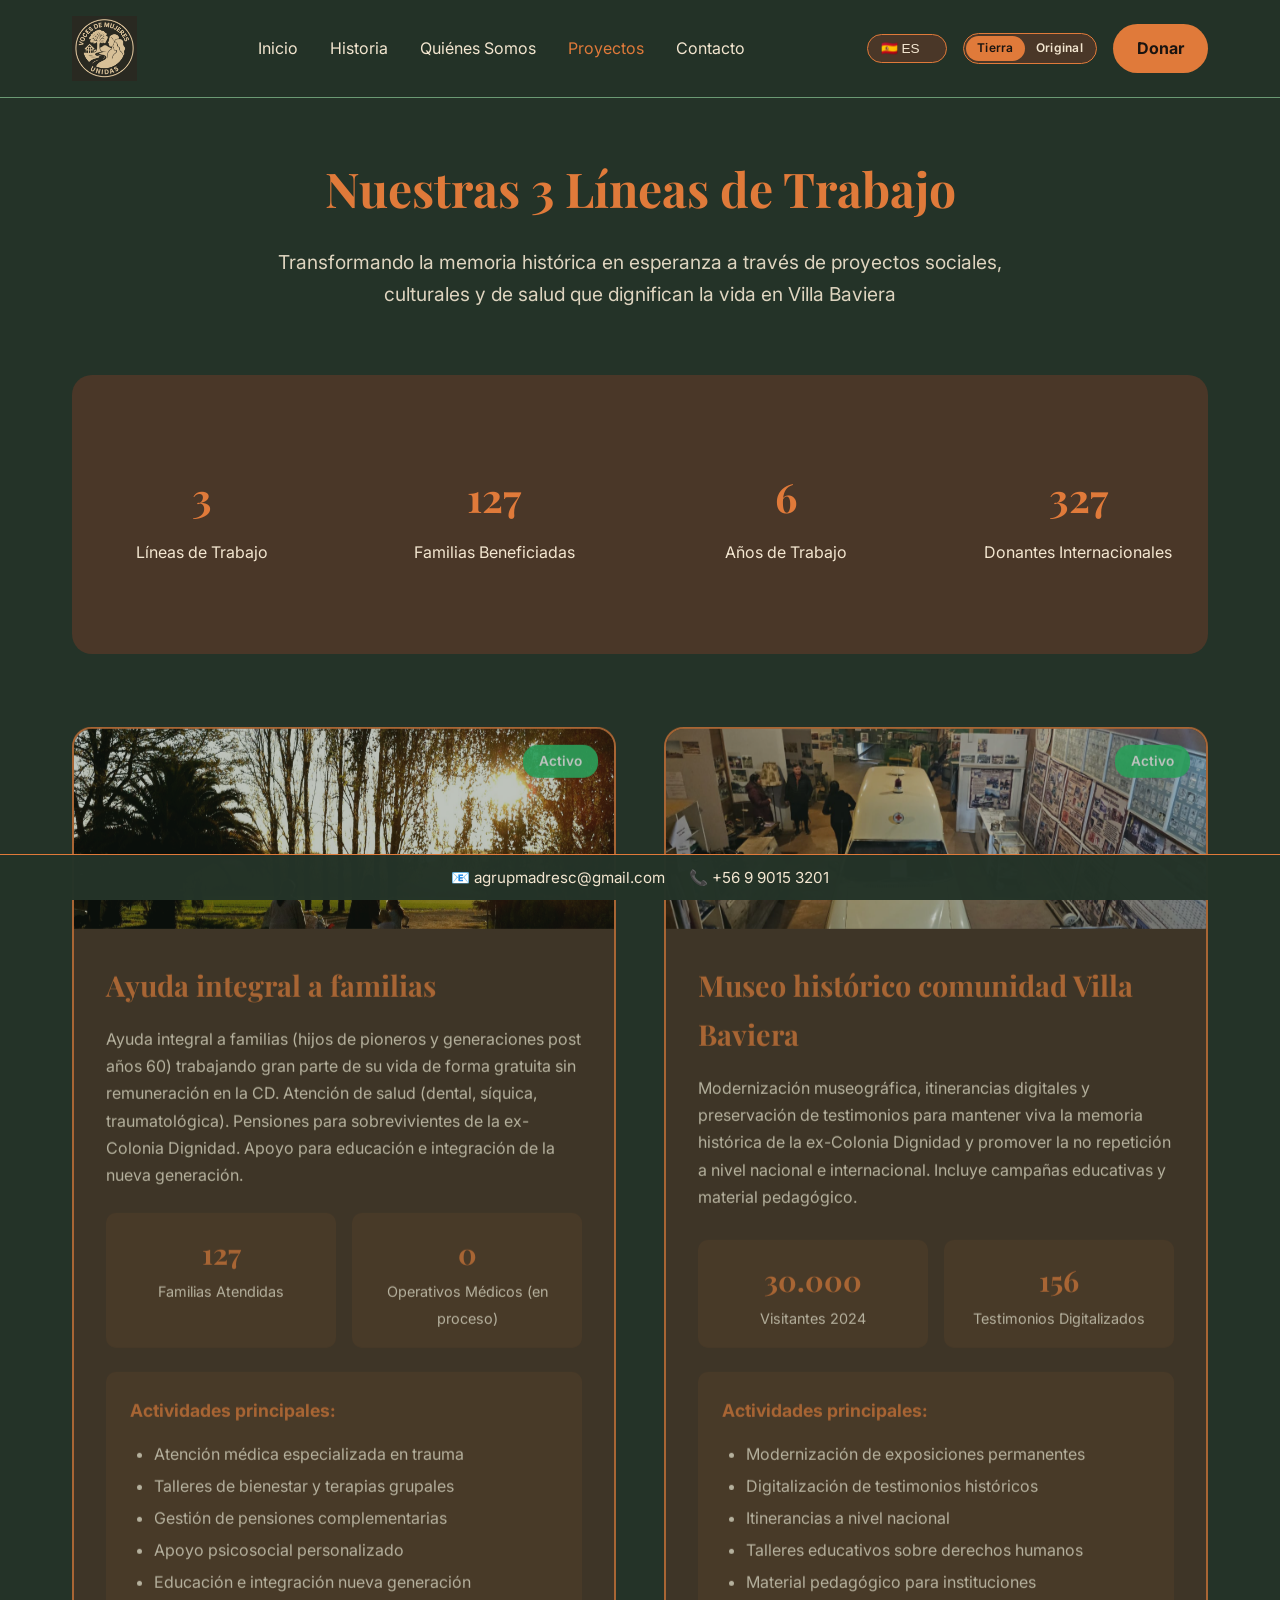
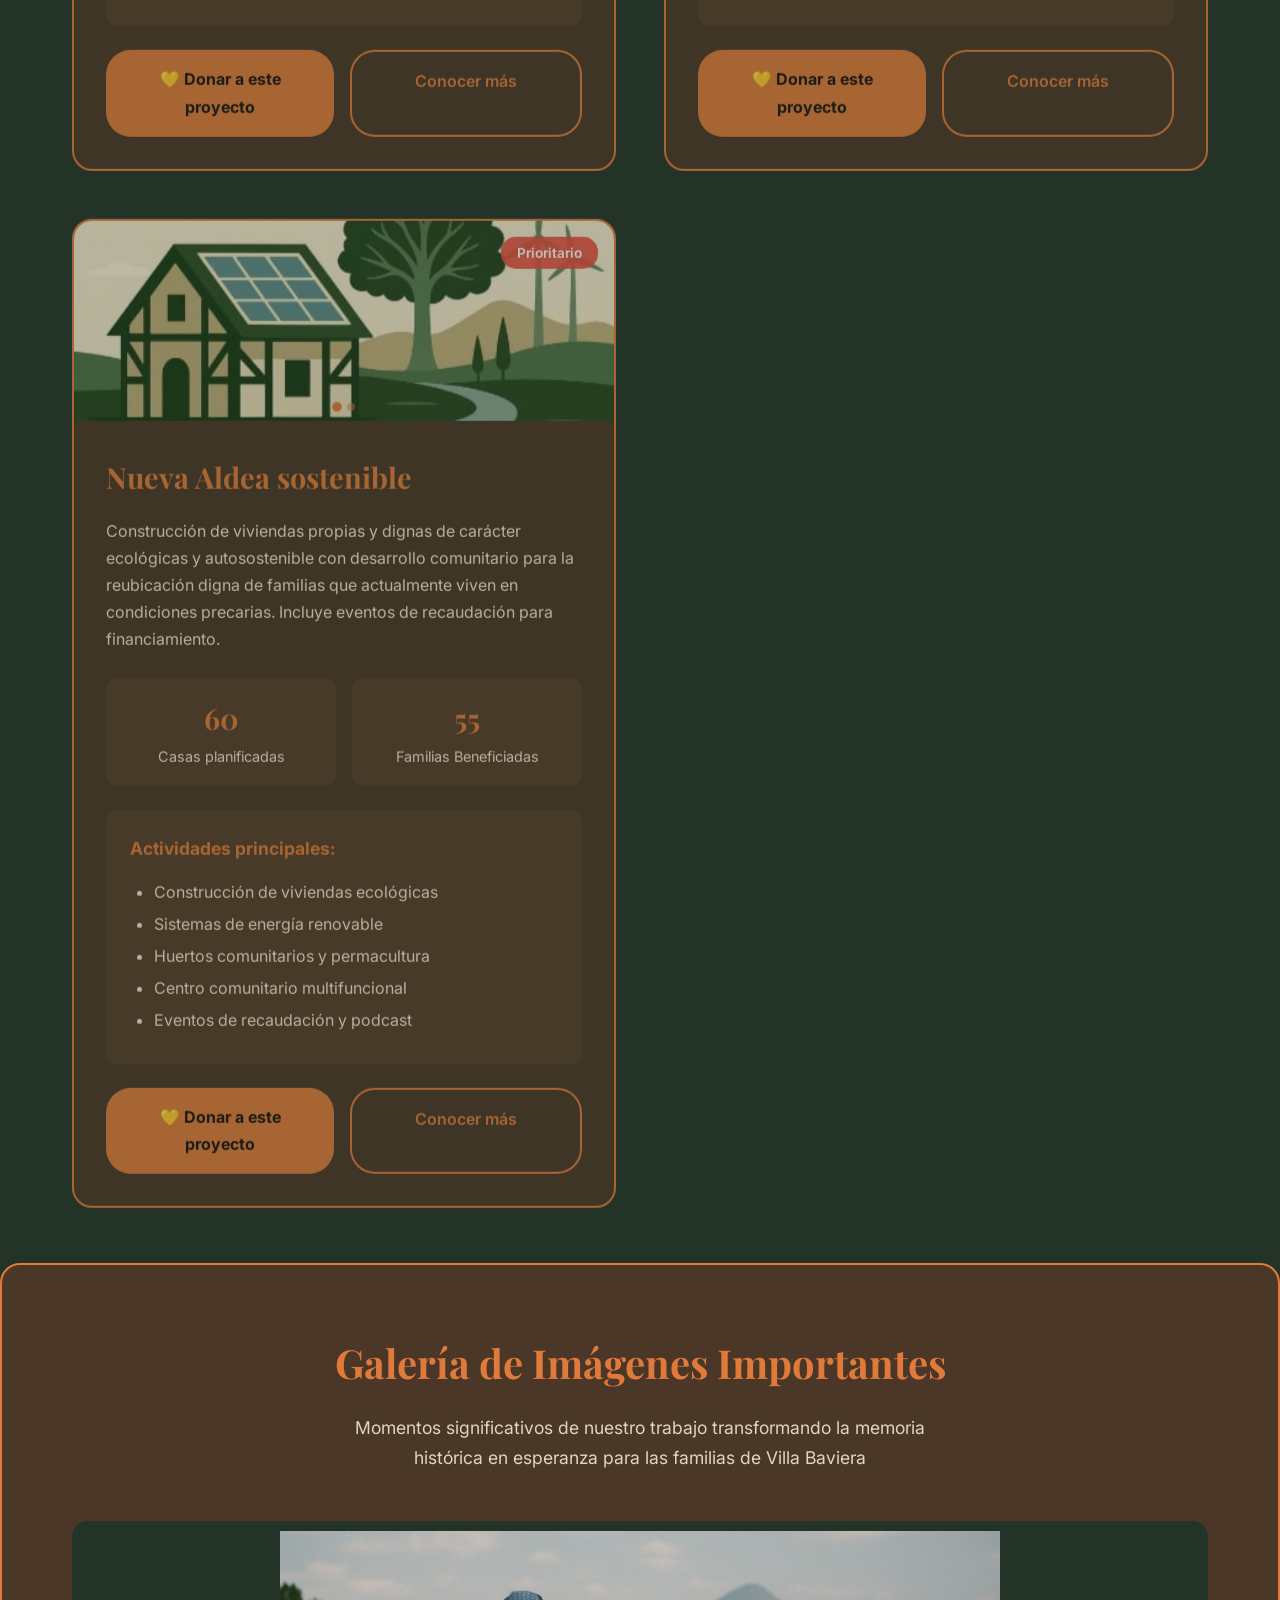
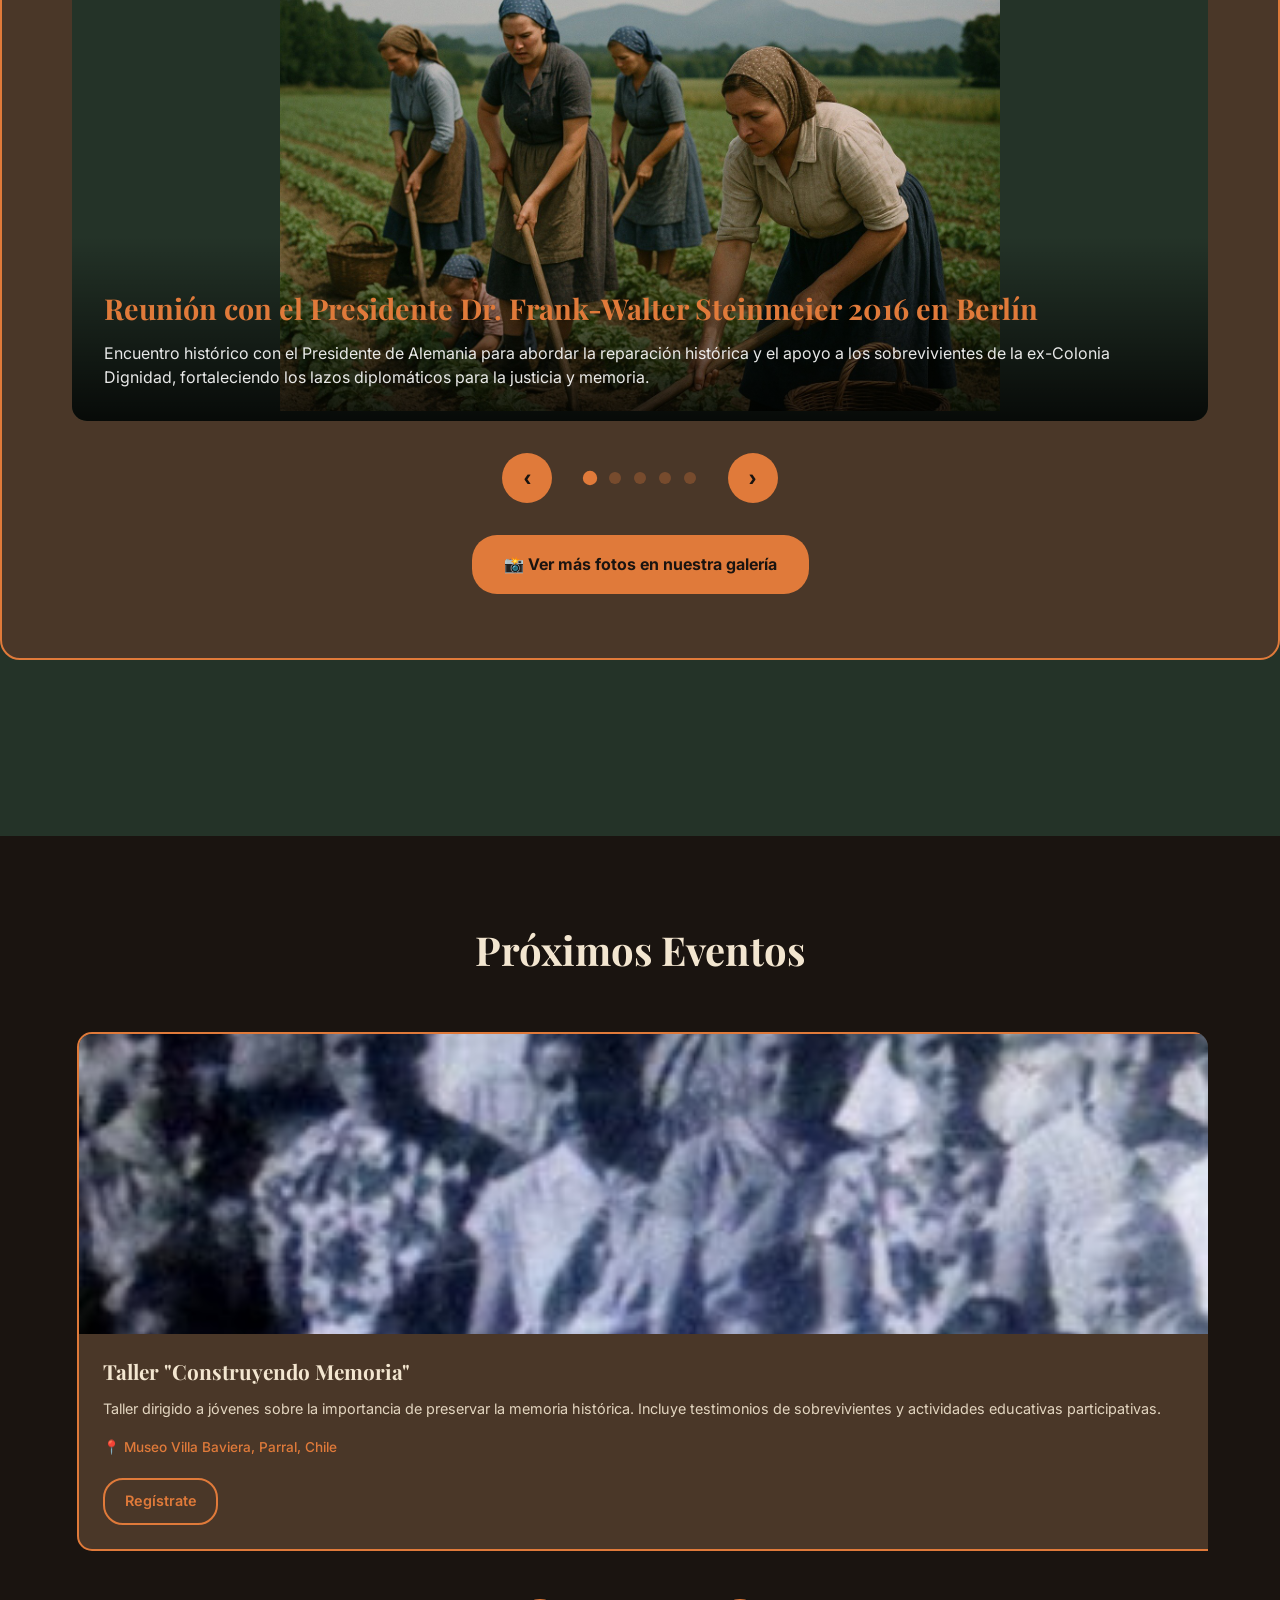
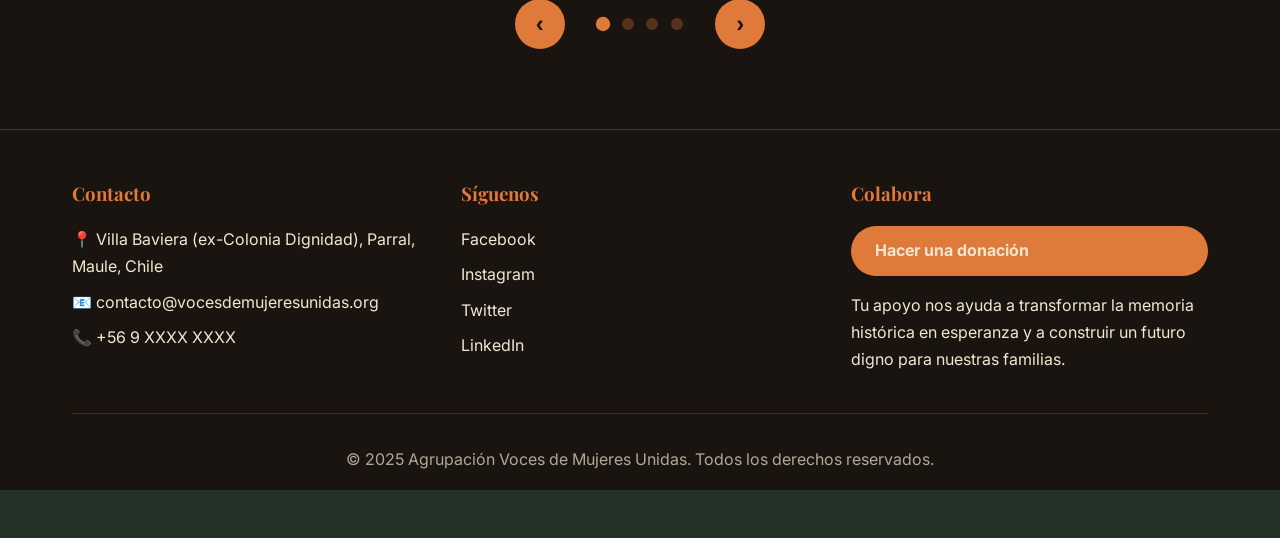
<file: projekte.html>
<!DOCTYPE html>
<html lang="de">
<head>
    <meta http-equiv="refresh" content="0; url=proyectos.html">
    <title>Projekte</title>
</head>
<body>
    <p>Weiterleitung zu Projekte... Falls Sie nicht weitergeleitet werden, <a href="proyectos.html">klicken Sie hier</a>.</p>
</body>
</html>
</file>
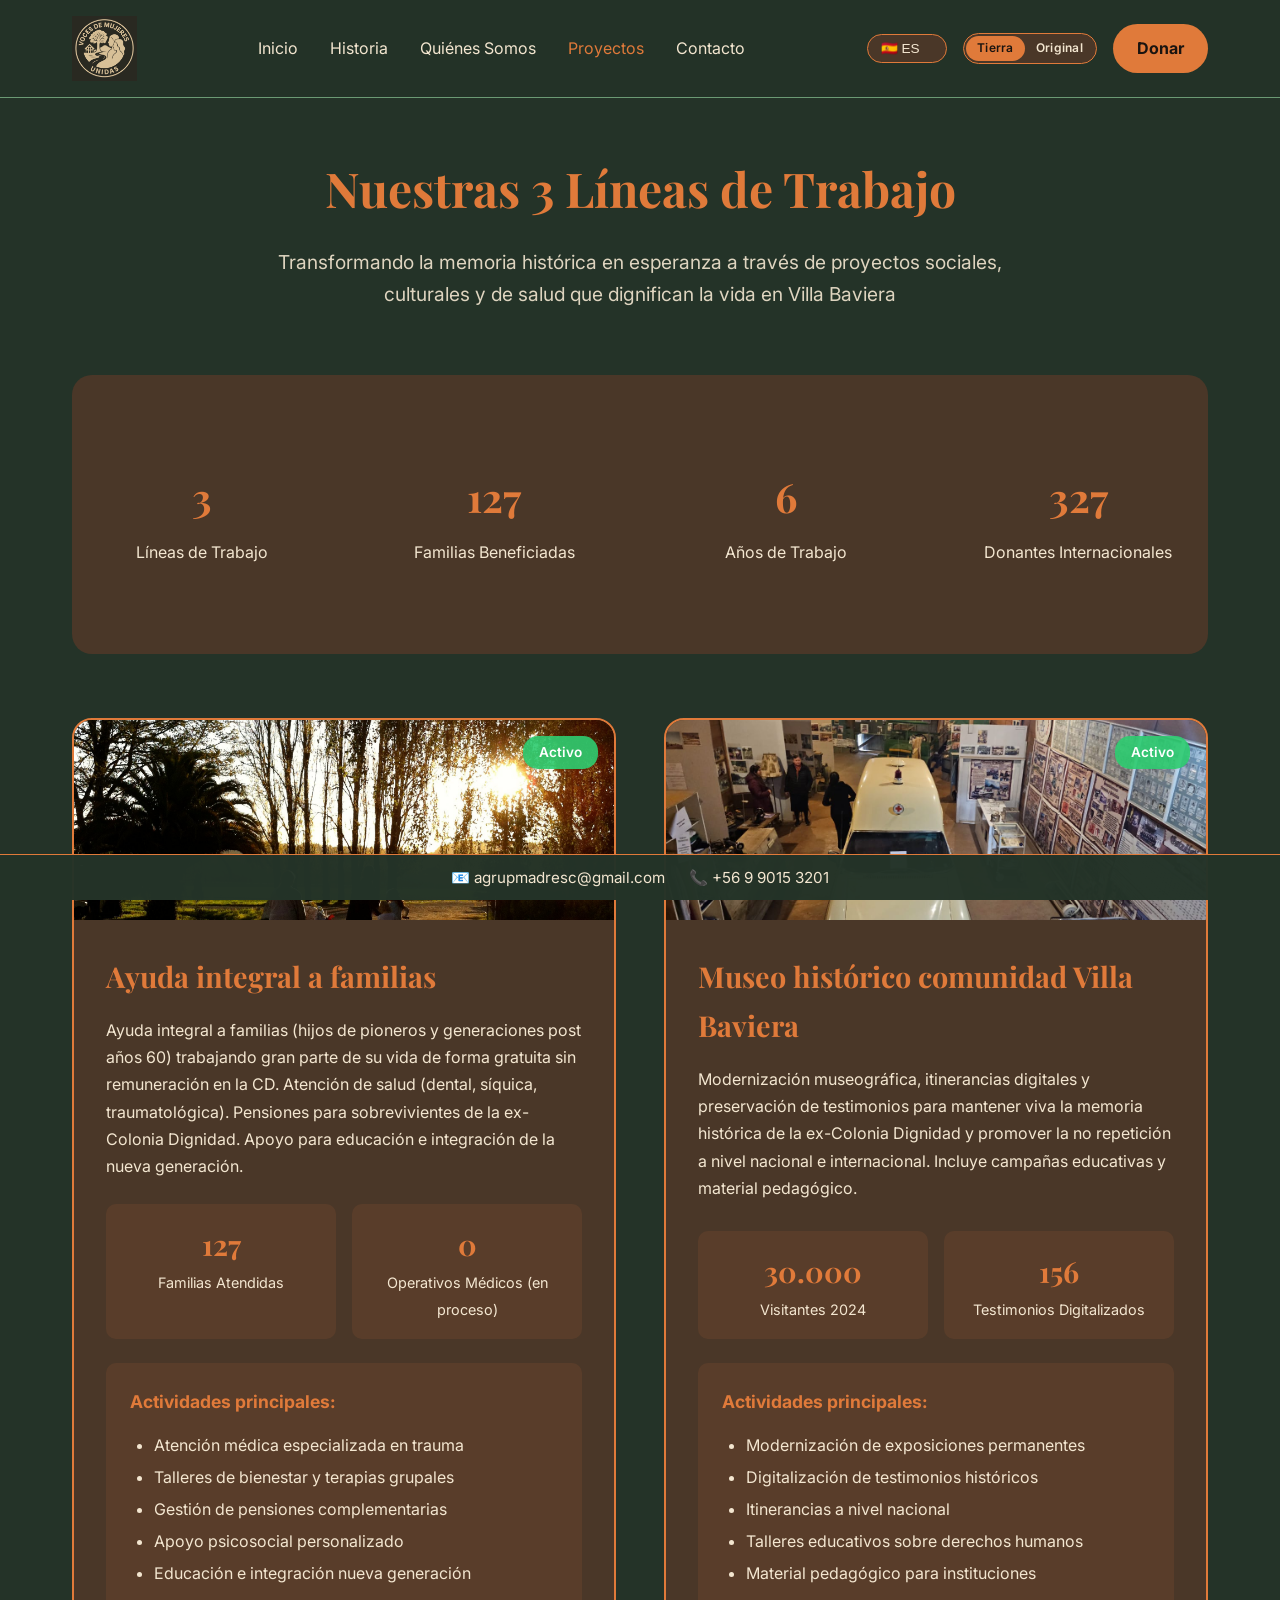
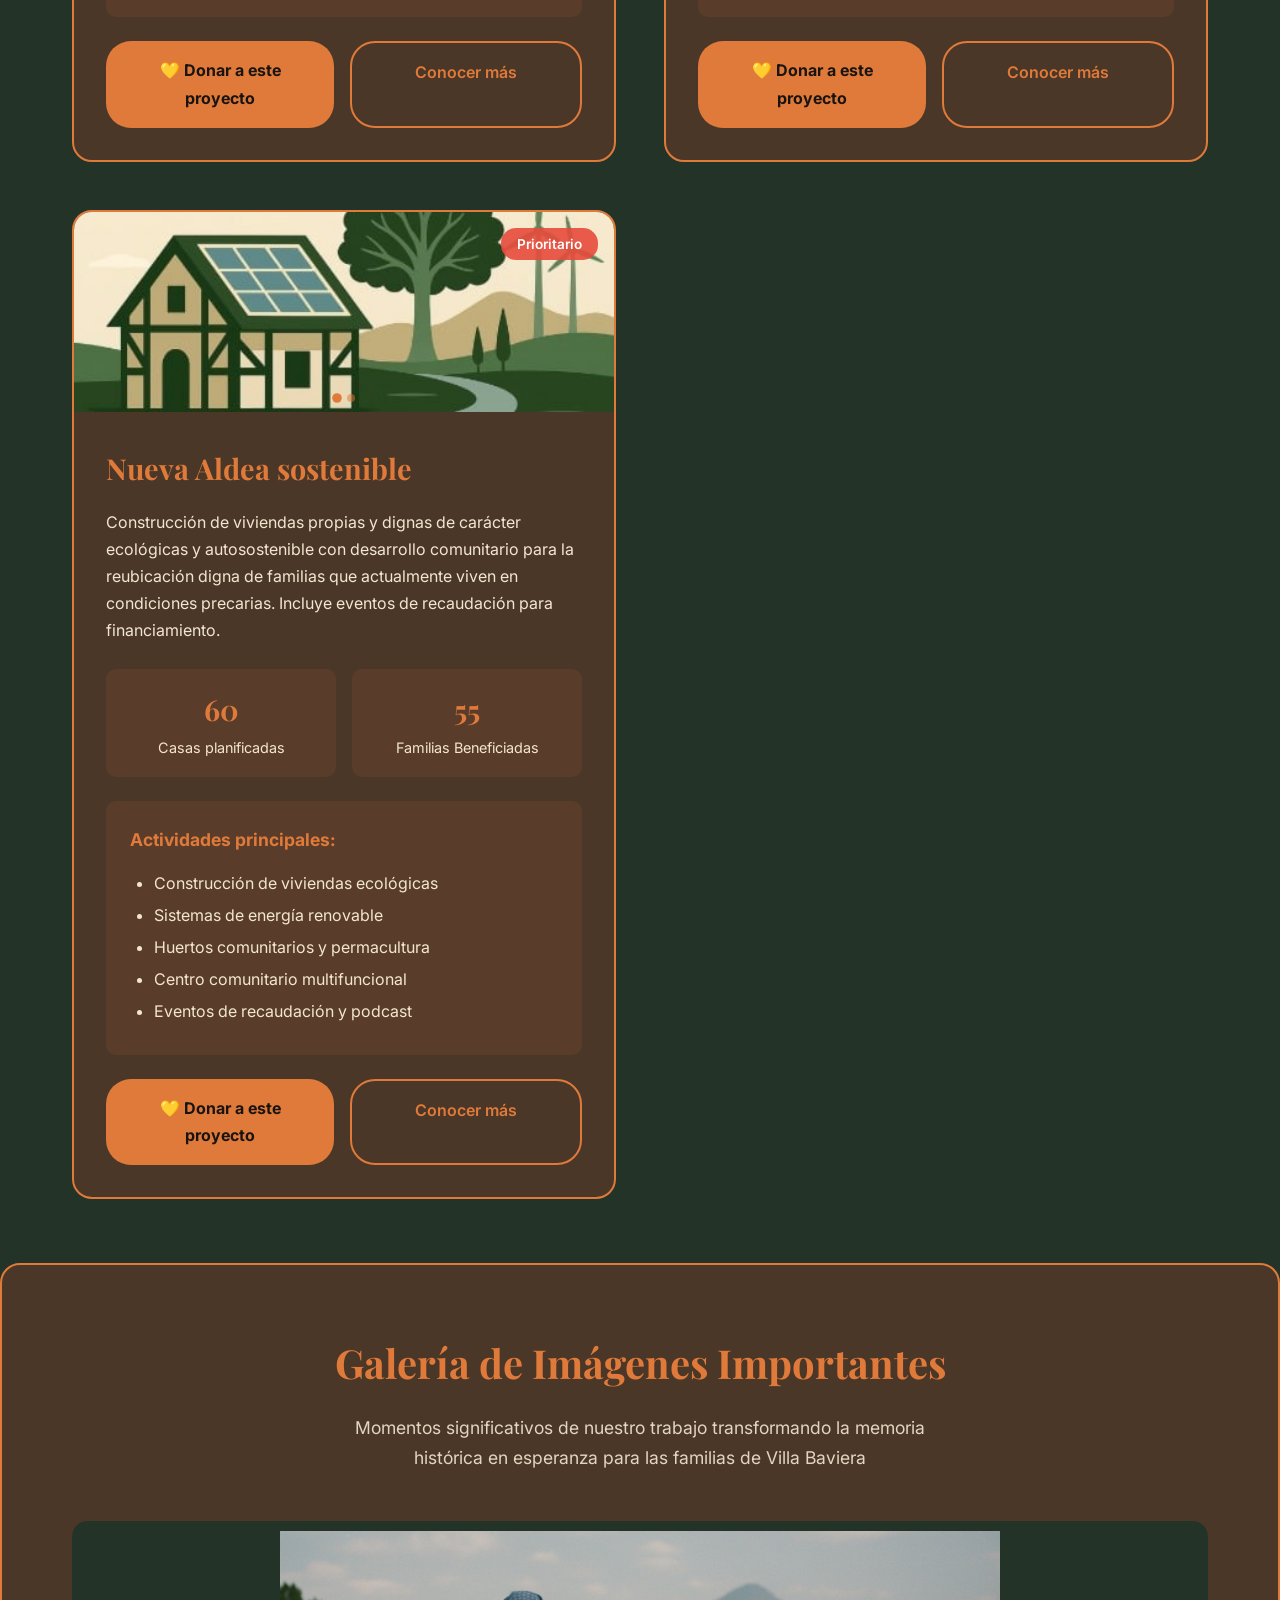
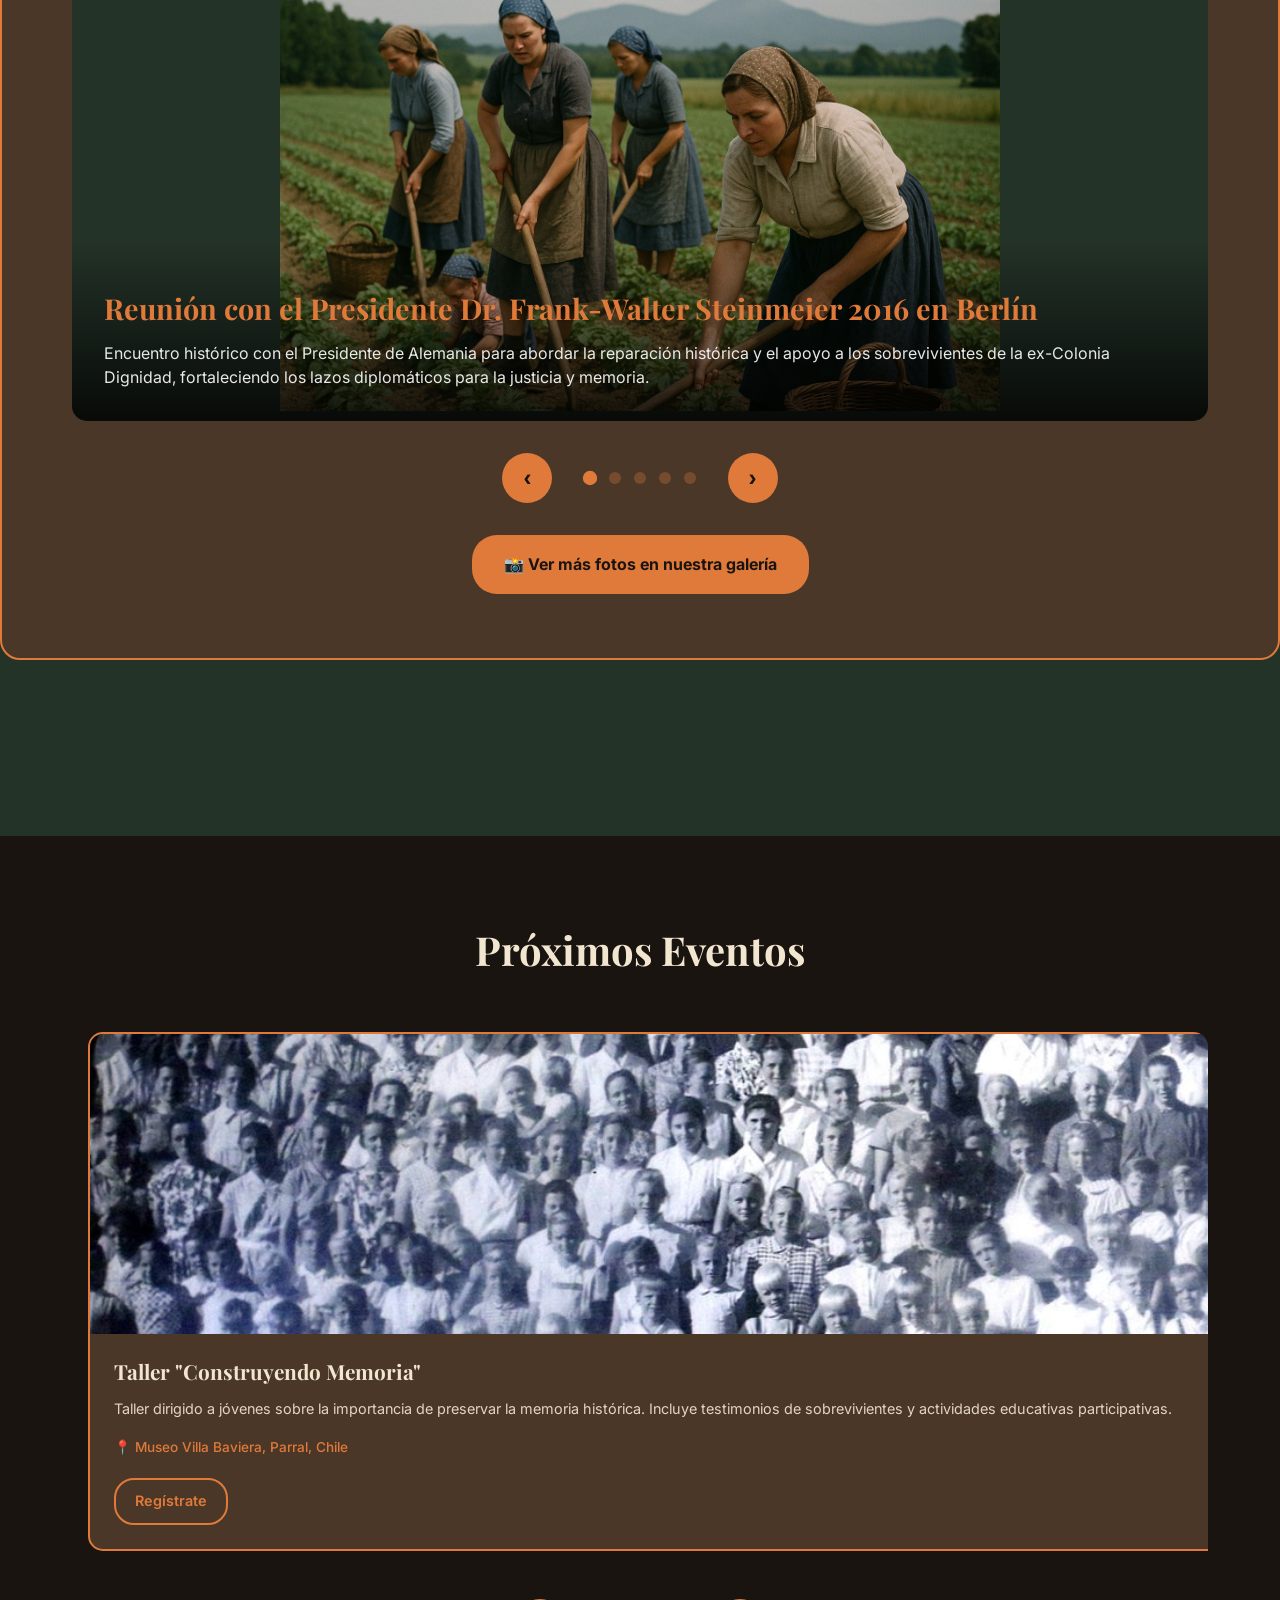
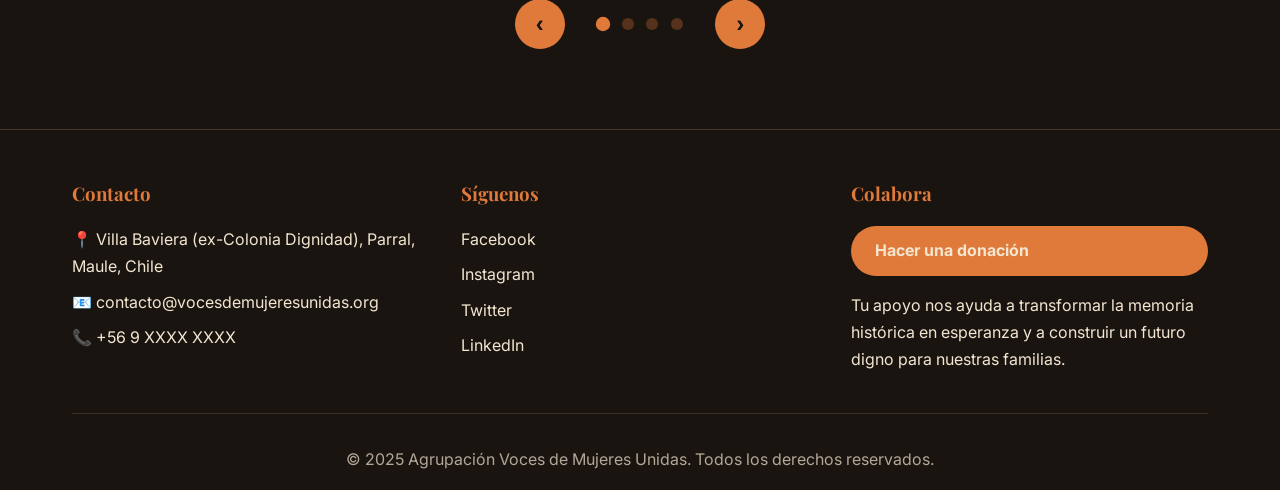
<file: proyectos.html>
<!DOCTYPE html>
<html lang="es">
<head>
    <script>(function(){try{var t=localStorage.getItem('vb-color-theme');document.documentElement.setAttribute('data-theme',(t==='original'?'original':'tierra'));}catch(e){document.documentElement.setAttribute('data-theme','tierra');}})();</script>

    <meta charset="UTF-8">
    <meta name="viewport" content="width=device-width, initial-scale=1.0">
    <title>Proyectos - Voces de Mujeres Unidas</title>
    
    <!-- Favicon -->
    <link rel="icon" type="image/jpeg" href="images/logo1.jpeg">
    
    <!-- Google Fonts - ACTUALIZADO -->
    <link href="https://fonts.googleapis.com/css2?family=Playfair+Display:wght@400;600;700&family=Inter:wght@300;400;500;600;700&display=swap" rel="stylesheet">
    
    <style>
        /* ===== CONFIGURACIÓN DE COLORES DE LA MARCA ===== */
        :root {
            --primary-dark: #292922;
            --secondary-medium: #3E3B31;
            --accent-gold: #C9B050;
            --neutral-light: #EAEAC4;
            --neutral-dark: #1F1F14;
            --text-primary: #EAEAC4;
            --text-dark: #1F1F14;
            --font-heading: 'Playfair Display', serif;
            --font-body: 'Inter', system-ui, -apple-system, Segoe UI, Roboto, 'Helvetica Neue', Arial, sans-serif;
        }

        /* ===== RESET Y BASE ===== */
        * {
            margin: 0;
            padding: 0;
            box-sizing: border-box;
        }

        /* ===== SUAVIZADO Y LEGIBILIDAD ===== */
        html {
            scroll-behavior: smooth;
            -webkit-font-smoothing: antialiased;
            -moz-osx-font-smoothing: grayscale;
            text-rendering: optimizeLegibility;
            font-kerning: normal;
        }

        body {
            font-family: var(--font-body);
            line-height: 1.7;
            color: var(--text-primary);
            background-color: var(--primary-dark);
            margin: 0;
            padding: 0;
            font-feature-settings: "liga" 1, "calt" 1;
            font-variant-ligatures: common-ligatures contextual;
        }

        /* ===== HEADER FIJO ===== */
        .header {
            position: fixed;
            top: 0;
            left: 0;
            width: 100%;
            background: rgba(var(--primary-rgb), 0.95);
            backdrop-filter: blur(10px);
            z-index: 1000;
            padding: 1rem 0;
            border-bottom: 1px solid var(--secondary-medium);
        }

        .header-container {
            max-width: 1200px;
            margin: 0 auto;
            display: flex;
            justify-content: space-between;
            align-items: center;
            padding: 0 2rem;
        }

        .header-actions {
            display: flex;
            align-items: center;
            gap: 1rem;
        }

        .logo {
            height: 65px;
            width: auto;
            cursor: pointer;
            transition: transform 0.3s ease;
        }

        .logo:hover {
            transform: scale(1.05);
        }

        /* ===== MENÚ HAMBURGUESA ===== */
        .hamburger {
            display: none;
            background: var(--secondary-medium);
            color: var(--neutral-light);
            border: 1px solid var(--accent-gold);
            border-radius: 8px;
            width: 44px;
            height: 36px;
            font-size: 20px;
            line-height: 1;
            cursor: pointer;
            transition: all 0.3s ease;
        }

        .hamburger:hover {
            background: var(--accent-gold);
            color: var(--neutral-dark);
        }

        .nav-menu {
            display: flex;
            list-style: none;
            gap: 2rem;
        }

        .nav-link {
            color: var(--neutral-light);
            text-decoration: none;
            font-weight: 400;
            transition: color 0.3s ease;
        }

        .nav-link:hover {
            color: var(--accent-gold);
        }

        /* ===== SELECTOR DE IDIOMAS ===== */
        .language-selector {
            position: relative;
        }

        .language-dropdown {
            background: var(--secondary-medium);
            color: var(--neutral-light);
            border: 1px solid var(--accent-gold);
            border-radius: 15px;
            padding: 0.4rem 0.8rem;
            font-size: 0.85rem;
            font-weight: 500;
            cursor: pointer;
            transition: all 0.3s ease;
            appearance: none;
            min-width: 80px;
        }

        .language-dropdown:hover {
            background: var(--accent-gold);
            color: var(--neutral-dark);
        }

        .language-dropdown:focus {
            outline: none;
            box-shadow: 0 0 0 2px rgba(var(--accent-rgb), 0.3);
        }

        .language-dropdown option {
            background: var(--secondary-medium);
            color: var(--neutral-light);
            padding: 0.5rem;
        }

        .btn-donate {
            background: var(--accent-gold);
            color: var(--neutral-dark);
            padding: 0.7rem 1.5rem;
            border: none;
            border-radius: 25px;
            font-weight: 700;
            cursor: pointer;
            transition: all 0.3s ease;
            text-decoration: none;
            display: inline-block;
        }

        .btn-donate:hover {
            background: var(--accent-hover);
            color: var(--neutral-dark);
            transform: translateY(-2px);
        }

        /* ===== CONTENIDO PRINCIPAL ===== */
        .main-content {
            margin-top: 100px;
            padding: 3rem 0;
        }

        .container {
            max-width: 1200px;
            margin: 0 auto;
            padding: 0 2rem;
        }

        .page-title {
            font-family: var(--font-heading);
            font-size: 3rem;
            text-align: center;
            margin-bottom: 1rem;
            color: var(--accent-gold);
        }

        .page-subtitle {
            text-align: center;
            font-size: 1.2rem;
            margin-bottom: 4rem;
            opacity: 0.9;
            max-width: 800px;
            margin-left: auto;
            margin-right: auto;
        }

        /* ===== HERO DE PROYECTOS ===== */
        .projects-hero {
            background: var(--secondary-medium);
            padding: 4rem 0;
            margin-bottom: 4rem;
            border-radius: 20px;
        }

        .hero-stats {
            display: grid;
            grid-template-columns: repeat(auto-fit, minmax(200px, 1fr));
            gap: 2rem;
            text-align: center;
        }

        .stat-item {
            padding: 1.5rem;
        }

        .stat-number {
            font-family: var(--font-heading);
            font-size: 2.5rem;
            color: var(--accent-gold);
            font-weight: 700;
            display: block;
            margin-bottom: 0.5rem;
        }

        .stat-label {
            font-size: 1rem;
            color: var(--neutral-light);
        }

        /* ===== GRID DE PROYECTOS (3 LÍNEAS PRINCIPALES) ===== */
        .projects-grid {
            display: grid;
            grid-template-columns: repeat(auto-fit, minmax(380px, 1fr));
            gap: 3rem;
            margin-bottom: 4rem;
        }

        .project-card {
            background: var(--secondary-medium);
            border-radius: 20px;
            overflow: hidden;
            transition: all 0.3s ease;
            border: 2px solid var(--accent-gold);
            display: flex;
            flex-direction: column;
        }

        .project-card:hover {
            transform: translateY(-10px);
            box-shadow: 0 20px 40px rgba(0, 0, 0, 0.3);
        }

        .project-image {
            height: 200px;
            overflow: hidden;
            position: relative;
        }

        .project-image img {
            width: 100%;
            height: 100%;
            object-fit: cover;
            transition: transform 0.3s ease;
        }

        .project-card:hover .project-image img {
            transform: scale(1.1);
        }

        /* ===== MINI CARRUSEL PARA PROYECTO 3 ===== */
        .project-mini-carousel {
            height: 200px;
            overflow: hidden;
            position: relative;
        }

        .mini-carousel-track {
            display: flex;
            transition: transform 0.5s ease;
            height: 100%;
        }

        .mini-carousel-slide {
            flex: 0 0 100%;
            height: 100%;
        }

        .mini-carousel-slide img {
            width: 100%;
            height: 100%;
            object-fit: cover;
            transition: transform 0.3s ease;
        }

        .project-card:hover .mini-carousel-slide img {
            transform: scale(1.05);
        }

        .mini-carousel-controls {
            position: absolute;
            top: 50%;
            transform: translateY(-50%);
            background: rgba(var(--accent-rgb), 0.8);
            color: var(--neutral-dark);
            border: none;
            border-radius: 50%;
            width: 30px;
            height: 30px;
            font-size: 14px;
            font-weight: 700;
            cursor: pointer;
            transition: all 0.3s ease;
            display: flex;
            align-items: center;
            justify-content: center;
            opacity: 0;
        }

        .project-card:hover .mini-carousel-controls {
            opacity: 1;
        }

        .mini-carousel-controls:hover {
            background: var(--accent-gold);
            transform: translateY(-50%) scale(1.1);
        }

        .mini-carousel-prev {
            left: 10px;
        }

        .mini-carousel-next {
            right: 10px;
        }

        .mini-carousel-indicators {
            position: absolute;
            bottom: 10px;
            left: 50%;
            transform: translateX(-50%);
            display: flex;
            gap: 6px;
        }

        .mini-carousel-indicator {
            width: 8px;
            height: 8px;
            border-radius: 50%;
            background: rgba(var(--accent-rgb), 0.5);
            cursor: pointer;
            transition: all 0.3s ease;
        }

        .mini-carousel-indicator.active {
            background: var(--accent-gold);
            transform: scale(1.2);
        }

        .project-status {
            position: absolute;
            top: 1rem;
            right: 1rem;
            padding: 0.3rem 1rem;
            border-radius: 15px;
            font-size: 0.85rem;
            font-weight: 600;
            z-index: 10;
        }

        .status-active {
            background: rgba(46, 204, 113, 0.9);
            color: white;
        }

        .status-planning {
            background: rgba(241, 196, 15, 0.9);
            color: var(--neutral-dark);
        }

        .status-priority {
            background: rgba(231, 76, 60, 0.9);
            color: white;
        }

        .project-content {
            padding: 2rem;
            flex-grow: 1;
            display: flex;
            flex-direction: column;
        }

        .project-title {
            font-family: var(--font-heading);
            font-size: 1.8rem;
            color: var(--accent-gold);
            margin-bottom: 1rem;
        }

        .project-description {
            font-size: 1rem;
            line-height: 1.7;
            margin-bottom: 1.5rem;
            color: var(--neutral-light);
            flex-grow: 1;
        }

        .project-details {
            background: rgba(var(--accent-rgb), 0.1);
            padding: 1.5rem;
            border-radius: 10px;
            margin-bottom: 1.5rem;
        }

        .project-details h4 {
            color: var(--accent-gold);
            margin-bottom: 1rem;
            font-size: 1.1rem;
        }

        .project-details ul {
            padding-left: 1.5rem;
            color: var(--neutral-light);
        }

        .project-details li {
            margin-bottom: 0.5rem;
            line-height: 1.5;
        }

        .project-metrics {
            display: grid;
            grid-template-columns: repeat(2, 1fr);
            gap: 1rem;
            margin-bottom: 1.5rem;
        }

        .metric-item {
            text-align: center;
            padding: 1rem;
            background: rgba(var(--accent-rgb), 0.1);
            border-radius: 10px;
        }

        .metric-number {
            font-family: var(--font-heading);
            font-size: 1.8rem;
            color: var(--accent-gold);
            font-weight: 700;
            display: block;
        }

        .metric-label {
            font-size: 0.9rem;
            color: var(--neutral-light);
            margin-top: 0.3rem;
        }

        .project-actions {
            display: flex;
            gap: 1rem;
            margin-top: auto;
        }

        .btn-donate-project {
            background: var(--accent-gold);
            color: var(--neutral-dark);
            padding: 1rem 1.5rem;
            border: none;
            border-radius: 25px;
            font-weight: 700;
            cursor: pointer;
            transition: all 0.3s ease;
            text-decoration: none;
            display: inline-block;
            flex: 1;
            text-align: center;
            font-size: 1rem;
        }

        .btn-donate-project:hover {
            background: var(--accent-hover);
            color: var(--neutral-dark);
            transform: translateY(-2px);
        }

        .btn-secondary {
            background: transparent;
            color: var(--accent-gold);
            border: 2px solid var(--accent-gold);
            padding: 1rem 1.5rem;
            border-radius: 25px;
            font-weight: 600;
            cursor: pointer;
            transition: all 0.3s ease;
            text-decoration: none;
            display: inline-block;
            flex: 1;
            text-align: center;
        }

        .btn-secondary:hover {
            background: var(--accent-gold);
            color: var(--neutral-dark);
        }

        /* ===== CARRUSEL DE FOTOS GALERÍA ===== */
        .gallery-section {
            background: var(--secondary-medium);
            padding: 4rem 0;
            margin: 4rem 0;
            border-radius: 20px;
            border: 2px solid var(--accent-gold);
        }

        .gallery-title {
            font-family: var(--font-heading);
            font-size: 2.5rem;
            text-align: center;
            margin-bottom: 1rem;
            color: var(--accent-gold);
        }

        .gallery-subtitle {
            text-align: center;
            font-size: 1.1rem;
            margin-bottom: 3rem;
            color: var(--neutral-light);
            opacity: 0.9;
            max-width: 600px;
            margin-left: auto;
            margin-right: auto;
        }

        .gallery-carousel {
            position: relative;
            max-width: 100%;
            overflow: hidden;
            border-radius: 15px;
        }

        .gallery-track {
            display: flex;
            transition: transform 0.5s ease;
        }

        .gallery-slide {
            flex: 0 0 100%;
            position: relative;
            height: 500px;
            overflow: hidden;
            border-radius: 15px;
            display: flex;
            align-items: center;
            justify-content: center;
            background: var(--primary-dark);
            cursor: pointer;
        }

        .gallery-slide img {
            max-width: 100%;
            max-height: 100%;
            object-fit: contain;
            transition: transform 0.3s ease;
            border-radius: 10px;
        }

        /* Estilo específico para la imagen de la reunión presidencial */
        .gallery-slide:first-child img {
            object-fit: contain;
            object-position: center;
            padding: 10px;
        }

        .gallery-slide:hover img {
            transform: scale(1.03);
        }

        .gallery-overlay {
            position: absolute;
            bottom: 0;
            left: 0;
            right: 0;
            background: linear-gradient(transparent, rgba(0, 0, 0, 0.8));
            padding: 3rem 2rem 2rem;
            color: white;
        }

        .gallery-slide-title {
            font-family: var(--font-heading);
            font-size: 1.8rem;
            margin-bottom: 0.5rem;
            color: var(--accent-gold);
        }

        .gallery-slide-description {
            font-size: 1rem;
            line-height: 1.5;
            opacity: 0.9;
        }

        /* ===== CONTROLES DEL CARRUSEL GALERÍA ===== */
        .gallery-controls {
            display: flex;
            align-items: center;
            justify-content: center;
            gap: 2rem;
            margin-top: 2rem;
        }

        .gallery-btn {
            background: var(--accent-gold);
            color: var(--neutral-dark);
            border: none;
            border-radius: 50%;
            width: 50px;
            height: 50px;
            font-size: 1.5rem;
            font-weight: 700;
            cursor: pointer;
            transition: all 0.3s ease;
            display: flex;
            align-items: center;
            justify-content: center;
        }

        .gallery-btn:hover {
            background: var(--accent-hover);
            transform: scale(1.1);
        }

        .gallery-indicators {
            display: flex;
            gap: 0.8rem;
        }

        .gallery-indicator {
            width: 12px;
            height: 12px;
            border-radius: 50%;
            background: rgba(var(--accent-rgb), 0.3);
            cursor: pointer;
            transition: all 0.3s ease;
        }

        .gallery-indicator.active {
            background: var(--accent-gold);
            transform: scale(1.2);
        }

        /* Enlace "Ver más fotos" */
        .gallery-more-link {
            display: block;
            text-align: center;
            margin-top: 2rem;
            background: var(--accent-gold);
            color: var(--neutral-dark);
            padding: 1rem 2rem;
            border: none;
            border-radius: 25px;
            font-weight: 700;
            cursor: pointer;
            transition: all 0.3s ease;
            text-decoration: none;
            display: inline-block;
            font-size: 1rem;
        }

        .gallery-more-link:hover {
            background: var(--accent-hover);
            color: var(--neutral-dark);
            transform: translateY(-2px);
        }

        /* ===== SECCIÓN PRÓXIMOS EVENTOS ===== */
        .events {
            background: var(--neutral-dark);
            position: relative;
            overflow: hidden;
            padding: 5rem 0;
            margin-top: 4rem;
        }

        .section-title {
            font-family: var(--font-heading);
            font-size: 2.5rem;
            text-align: center;
            margin-bottom: 3rem;
            color: var(--text-primary);
        }

        .events-carousel {
            position: relative;
            max-width: 100%;
            overflow: hidden;
            border-radius: 15px;
        }

        .events-track {
            display: flex;
            transition: transform 0.5s ease;
            width: 400%;
        }

        .event-card {
            flex: 0 0 25%;
            background: var(--secondary-medium);
            margin: 0 1rem;
            border-radius: 15px;
            overflow: hidden;
            border: 2px solid var(--accent-gold);
            transition: all 0.3s ease;
        }

        .event-card:hover {
            transform: translateY(-5px);
            box-shadow: 0 10px 30px rgba(var(--accent-rgb), 0.3);
        }

        .event-image {
            height: 300px;
            overflow: hidden;
            position: relative;
        }

        .event-image img {
            width: 100%;
            height: 100%;
            object-fit: cover;
            transition: transform 0.3s ease;
        }

        .event-card:hover .event-image img {
            transform: scale(1.05);
        }

        .event-content {
            padding: 1.5rem;
        }

        .event-date {
            background: var(--accent-gold);
            color: var(--neutral-dark);
            padding: 0.3rem 0.8rem;
            border-radius: 20px;
            font-size: 0.8rem;
            font-weight: 600;
            display: none;
            margin-bottom: 1rem;
        }

        .event-title {
            font-family: var(--font-heading);
            font-size: 1.3rem;
            color: var(--neutral-light);
            margin-bottom: 0.8rem;
            line-height: 1.3;
        }

        .event-description {
            font-size: 0.9rem;
            color: var(--neutral-light);
            line-height: 1.5;
            margin-bottom: 1rem;
            opacity: 0.9;
        }

        .event-location {
            font-size: 0.85rem;
            color: var(--accent-gold);
            margin-bottom: 1.2rem;
            font-weight: 500;
        }

        .btn-secondary-event {
            background: transparent;
            border: 2px solid var(--accent-gold);
            color: var(--accent-gold);
            padding: 0.6rem 1.2rem;
            border-radius: 20px;
            font-size: 0.9rem;
            font-weight: 600;
            cursor: pointer;
            transition: all 0.3s ease;
            text-decoration: none;
            display: inline-block;
        }

        .btn-secondary-event:hover {
            background: var(--accent-gold);
            color: var(--neutral-dark);
        }

        /* ===== CONTROLES DEL CARRUSEL ===== */
        .carousel-controls {
            display: flex;
            align-items: center;
            justify-content: center;
            gap: 2rem;
            margin-top: 3rem;
        }

        .carousel-btn {
            background: var(--accent-gold);
            color: var(--neutral-dark);
            border: none;
            border-radius: 50%;
            width: 50px;
            height: 50px;
            font-size: 1.5rem;
            font-weight: 700;
            cursor: pointer;
            transition: all 0.3s ease;
            display: flex;
            align-items: center;
            justify-content: center;
        }

        .carousel-btn:hover {
            background: var(--accent-hover);
            transform: scale(1.1);
        }

        .carousel-indicators {
            display: flex;
            gap: 0.8rem;
        }

        .indicator {
            width: 12px;
            height: 12px;
            border-radius: 50%;
            background: rgba(var(--accent-rgb), 0.3);
            cursor: pointer;
            transition: all 0.3s ease;
        }

        .indicator.active {
            background: var(--accent-gold);
            transform: scale(1.2);
        }

        /* ===== FOOTER ===== */
        .footer {
            background: var(--neutral-dark);
            padding: 3rem 0 1rem;
            border-top: 1px solid var(--secondary-medium);
            margin-top: 0;
        }

        .footer-content {
            display: grid;
            grid-template-columns: repeat(auto-fit, minmax(250px, 1fr));
            gap: 2rem;
            margin-bottom: 2rem;
        }

        .footer-section h3 {
            font-family: var(--font-heading);
            margin-bottom: 1rem;
            color: var(--accent-gold);
        }

        .footer-section p,
        .footer-section a {
            color: var(--neutral-light);
            text-decoration: none;
            margin-bottom: 0.5rem;
            display: block;
        }

        .footer-section a:hover {
            color: var(--accent-gold);
        }

        .footer-bottom {
            text-align: center;
            padding-top: 2rem;
            border-top: 1px solid var(--secondary-medium);
            opacity: 0.7;
            color: var(--neutral-light);
        }

        /* ===== RESPONSIVE - ACTUALIZADO ===== */
        @media (max-width: 768px) {
            .header-container {
                padding: 0 .75rem;
                gap: .5rem;
                justify-content: space-between;
            }

            .logo {
                margin-left: 6px;
                height: 58px;
            }

            .hamburger {
                display: inline-flex;
                align-items: center;
                justify-content: center;
                width: 38px;
                height: 32px;
                font-size: 18px;
            }

            .nav-menu {
                display: none;
                position: absolute;
                top: 64px;
                left: 0;
                width: 100%;
                background: rgba(var(--primary-rgb), .98);
                border-bottom: 1px solid var(--secondary-medium);
                padding: .5rem .75rem;
                flex-direction: column;
                gap: .25rem;
                z-index: 999;
            }

            .nav-menu.open {
                display: flex;
            }

            /* Reordenar: nav → logo → acciones */
            .header-container > nav {
                order: 1;
            }

            .header-container > .logo {
                order: 2;
            }

            .header-container > .header-actions {
                order: 3;
                margin-left: auto;
            }

            .page-title {
                font-size: 2.5rem;
            }

            .projects-grid {
                grid-template-columns: 1fr;
                gap: 2rem;
            }

            .hero-stats {
                grid-template-columns: repeat(2, 1fr);
            }

            .project-metrics {
                grid-template-columns: 1fr;
            }

            .project-actions {
                flex-direction: column;
            }

            .container {
                padding: 0 1rem;
            }

            /* Galería móvil */
            .gallery-slide {
                height: 350px;
            }

            .gallery-overlay {
                padding: 2rem 1.5rem 1.5rem;
            }

            .gallery-slide-title {
                font-size: 1.5rem;
            }

            /* Eventos móvil */
            .events-track {
                width: 100%;
            }

            .event-card {
                flex: 0 0 100%;
                margin: 0;
            }

            .event-image {
                height: 250px;
            }
        }

        @media (max-width: 480px) {
            .page-title {
                font-size: 2rem;
            }

            .hero-stats {
                grid-template-columns: 1fr;
            }

            .stat-number {
                font-size: 2rem;
            }

            .project-content {
                padding: 1.5rem;
            }

            .project-title {
                font-size: 1.5rem;
            }

            .gallery-slide {
                height: 300px;
            }

            .event-image {
                height: 200px;
            }
        }

        /* ===== ANIMACIONES ===== */
        @keyframes fadeInUp {
            from {
                opacity: 0;
                transform: translateY(30px);
            }
            to {
                opacity: 1;
                transform: translateY(0);
            }
        }

        .fade-in-up {
            animation: fadeInUp 0.8s ease-out;
        }
    </style>
    <link rel="stylesheet" href="css/theme.css">
</head>

<body>
    <!-- ===== HEADER ===== -->
    <header class="header">
        <div class="header-container">
            <img src="images/logo1.jpeg" alt="Voces de Mujeres Unidas" class="logo" onclick="window.location.href='index.html'">
            
            <nav>
                <button class="hamburger" id="hamburgerBtn" aria-label="Abrir menú">☰</button>
                <ul class="nav-menu" id="navMenu">
                    <li><a href="index.html" class="nav-link" id="nav-inicio">Inicio</a></li>
                    <li><a href="nuestra-historia.html" class="nav-link" id="nav-historia">Historia</a></li>
                    <li><a href="quienes_somos.html" class="nav-link" id="nav-quienes">Quiénes Somos</a></li>
                    <li><a href="proyectos.html" class="nav-link" id="nav-proyectos" style="color: var(--accent-gold);">Proyectos</a></li>
                    <li style="display: none;"><a href="transparencia.html" class="nav-link" id="nav-transparencia">Transparencia</a></li>
                    <li><a href="contacto.html" class="nav-link" id="nav-contacto">Contacto</a></li>
                    <li class="theme-switcher-item">
                        <div class="theme-switcher" role="group" aria-label="Paleta de colores">
                            <button type="button" class="theme-switcher-btn" data-theme-value="tierra">Tierra</button>
                            <button type="button" class="theme-switcher-btn" data-theme-value="original">Original</button>
                        </div>
                    </li>
                </ul>
            </nav>
            
            <div class="header-actions">
                <div class="language-selector">
                    <select id="languageSelect" class="language-dropdown">
                        <option value="es" selected>🇪🇸 ES</option>
                        <option value="en">🇺🇸 EN</option>
                        <option value="de">🇩🇪 DE</option>
                    </select>
                </div>
                <div class="theme-switcher" role="group" aria-label="Paleta de colores">
                    <button type="button" class="theme-switcher-btn" data-theme-value="tierra">Tierra</button>
                    <button type="button" class="theme-switcher-btn" data-theme-value="original">Original</button>
                </div>
                <a href="#donar" class="btn-donate" id="btn-donar-header" onclick="event.preventDefault(); window.open('https://www.paypal.com/donate/?hosted_button_id=QHFGQRJQQG8YU','_blank','noopener');">Donar</a>
            </div>
        </div>
    </header>

    <!-- ===== CONTENIDO PRINCIPAL ===== -->
    <main class="main-content">
        <div class="container">
            <h1 class="page-title" id="page-title">Nuestras 3 Líneas de Trabajo</h1>
            <p class="page-subtitle" id="page-subtitle">Transformando la memoria histórica en esperanza a través de proyectos sociales, culturales y de salud que dignifican la vida en Villa Baviera</p>
            
            <!-- Hero de estadísticas -->
            <div class="projects-hero">
                <div class="hero-stats">
                    <div class="stat-item">
                        <span class="stat-number">3</span>
                        <span class="stat-label" id="stat-projects-label">Líneas de Trabajo</span>
                    </div>
                    <div class="stat-item">
                        <span class="stat-number">127</span>
                        <span class="stat-label" id="stat-people-label">Familias Beneficiadas</span>
                    </div>
                    <div class="stat-item">
                        <span class="stat-number">6</span>
                        <span class="stat-label" id="stat-years-label">Años de Trabajo</span>
                    </div>
                    <div class="stat-item">
                        <span class="stat-number">327</span>
                        <span class="stat-label" id="stat-donors-label">Donantes Internacionales</span>
                    </div>
                </div>
            </div>

            <!-- Grid de proyectos (3 LÍNEAS PRINCIPALES) -->
            <div class="projects-grid">
                <!-- LÍNEA 1: Ayuda integral a familias -->
                <div class="project-card fade-in-up">
                    <div class="project-image">
                        <div class="project-status status-active" id="status-1">Activo</div>
                        <img src="images/Programa_Derechos_Salud.jpg" alt="Ayuda integral a familias" />
                    </div>
                    <div class="project-content">
                        <h3 class="project-title" id="project-1-title">Ayuda integral a familias</h3>
                        <p class="project-description" id="project-1-description">
                            Ayuda integral a familias (hijos de pioneros y generaciones post años 60) trabajando gran parte de su vida de forma gratuita sin remuneración en la CD. Atención de salud (dental, síquica, traumatológica). Pensiones para sobrevivientes de la ex-Colonia Dignidad. Apoyo para educación e integración de la nueva generación.
                        </p>
                        
                        <div class="project-metrics">
                            <div class="metric-item">
                                <span class="metric-number">127</span>
                                <span class="metric-label" id="metric-1-1">Familias Atendidas</span>
                            </div>
                            <div class="metric-item">
                                <span class="metric-number">0</span>
                                <span class="metric-label" id="metric-1-2">Operativos Médicos (en proceso)</span>
                            </div>
                        </div>
                        
                        <div class="project-details">
                            <h4 id="project-1-activities-title">Actividades principales:</h4>
                            <ul>
                                <li id="project-1-activity-1">Atención médica especializada en trauma</li>
                                <li id="project-1-activity-2">Talleres de bienestar y terapias grupales</li>
                                <li id="project-1-activity-3">Gestión de pensiones complementarias</li>
                                <li id="project-1-activity-4">Apoyo psicosocial personalizado</li>
                                <li id="project-1-activity-5">Educación e integración nueva generación</li>
                            </ul>
                        </div>
                        
                        <div class="project-actions">
                            <a href="#donate-1" class="btn-donate-project" id="project-1-donate">💛 Donar a este proyecto</a>
                            <a href="#learn-1" class="btn-secondary" id="project-1-learn">Conocer más</a>
                        </div>
                    </div>
                </div>

                <!-- LÍNEA 2: Museo histórico comunidad Villa Baviera -->
                <div class="project-card fade-in-up">
                    <div class="project-image">
                        <div class="project-status status-active" id="status-2">Activo</div>
                        <img src="images/Museo_Memoria.jpg" alt="Museo histórico comunidad Villa Baviera" />
                    </div>
                    <div class="project-content">
                        <h3 class="project-title" id="project-2-title">Museo histórico comunidad Villa Baviera</h3>
                        <p class="project-description" id="project-2-description">
                            Modernización museográfica, itinerancias digitales y preservación de testimonios para mantener viva la memoria histórica de la ex-Colonia Dignidad y promover la no repetición a nivel nacional e internacional. Incluye campañas educativas y material pedagógico.
                        </p>
                        
                        <div class="project-metrics">
                            <div class="metric-item">
                                <span class="metric-number">30.000</span>
                                <span class="metric-label" id="metric-2-1">Visitantes 2024</span>
                            </div>
                            <div class="metric-item">
                                <span class="metric-number">156</span>
                                <span class="metric-label" id="metric-2-2">Testimonios Digitalizados</span>
                            </div>
                        </div>
                        
                        <div class="project-details">
                            <h4 id="project-2-activities-title">Actividades principales:</h4>
                            <ul>
                                <li id="project-2-activity-1">Modernización de exposiciones permanentes</li>
                                <li id="project-2-activity-2">Digitalización de testimonios históricos</li>
                                <li id="project-2-activity-3">Itinerancias a nivel nacional</li>
                                <li id="project-2-activity-4">Talleres educativos sobre derechos humanos</li>
                                <li id="project-2-activity-5">Material pedagógico para instituciones</li>
                            </ul>
                        </div>
                        
                        <div class="project-actions">
                            <a href="#donate-2" class="btn-donate-project" id="project-2-donate">💛 Donar a este proyecto</a>
                            <a href="#learn-2" class="btn-secondary" id="project-2-learn">Conocer más</a>
                        </div>
                    </div>
                </div>

                <!-- LÍNEA 3: Nueva Aldea sostenible (CON MINI CARRUSEL) -->
                <div class="project-card fade-in-up">
                    <div class="project-mini-carousel" id="project3Carousel">
                        <div class="project-status status-priority" id="status-3">Prioritario</div>
                        <div class="mini-carousel-track" id="miniCarouselTrack">
                            <div class="mini-carousel-slide">
                                <img src="images/Nueva_Aldea.jpg" alt="Nueva Aldea sostenible - Diseño conceptual" />
                            </div>
                            <div class="mini-carousel-slide">
                                <img src="images/Nueva_Aldea_2.jpg" alt="Nueva Aldea sostenible - Vista aérea" />
                            </div>
                        </div>
                        
                        <!-- Controles del mini carrusel -->
                        <button class="mini-carousel-controls mini-carousel-prev" id="miniCarouselPrev">‹</button>
                        <button class="mini-carousel-controls mini-carousel-next" id="miniCarouselNext">›</button>
                        
                        <!-- Indicadores -->
                        <div class="mini-carousel-indicators" id="miniCarouselIndicators">
                            <div class="mini-carousel-indicator active"></div>
                            <div class="mini-carousel-indicator"></div>
                        </div>
                    </div>
                    <div class="project-content">
                        <h3 class="project-title" id="project-3-title">Nueva Aldea sostenible</h3>
                        <p class="project-description" id="project-3-description">
                            Construcción de viviendas propias y dignas de carácter ecológicas y autosostenible con desarrollo comunitario para la reubicación digna de familias que actualmente viven en condiciones precarias. Incluye eventos de recaudación para financiamiento.
                        </p>
                        
                        <div class="project-metrics">
                            <div class="metric-item">
                                <span class="metric-number">60</span>
                                <span class="metric-label" id="metric-3-1">Casas planificadas</span>
                            </div>
                            <div class="metric-item">
                                <span class="metric-number">55</span>
                                <span class="metric-label" id="metric-3-2">Familias Beneficiadas</span>
                            </div>
                        </div>
                        
                        <div class="project-details">
                            <h4 id="project-3-activities-title">Actividades principales:</h4>
                            <ul>
                                <li id="project-3-activity-1">Construcción de viviendas ecológicas</li>
                                <li id="project-3-activity-2">Sistemas de energía renovable</li>
                                <li id="project-3-activity-3">Huertos comunitarios y permacultura</li>
                                <li id="project-3-activity-4">Centro comunitario multifuncional</li>
                                <li id="project-3-activity-5">Eventos de recaudación y podcast</li>
                            </ul>
                        </div>
                        
                        <div class="project-actions">
                            <a href="#donate-3" class="btn-donate-project" id="project-3-donate">💛 Donar a este proyecto</a>
                            <a href="#learn-3" class="btn-secondary" id="project-3-learn">Conocer más</a>
                        </div>
                    </div>
                </div>
            </div>
        </div>

        <!-- ===== CARRUSEL DE FOTOS GALERÍA ===== -->
        <section class="gallery-section">
            <div class="container">
                <h2 class="gallery-title" id="gallery-title">Galería de Imágenes Importantes</h2>
                <p class="gallery-subtitle" id="gallery-subtitle">Momentos significativos de nuestro trabajo transformando la memoria histórica en esperanza para las familias de Villa Baviera</p>
                
                <div class="gallery-carousel">
                    <div class="gallery-track" id="galleryTrack">
                        <!-- Slide 1 -->
                        <div class="gallery-slide" onclick="window.location.href='galeria.html'">
                            <img src="images/galeria_1.jpg" alt="Reunión con el Presidente Dr. Frank-Walter Steinmeier" />
                            <div class="gallery-overlay">
                                <h3 class="gallery-slide-title" id="gallery-1-title">Reunión con el Presidente Dr. Frank-Walter Steinmeier 2016 en Berlín</h3>
                                <p class="gallery-slide-description" id="gallery-1-description">Encuentro histórico con el Presidente de Alemania para abordar la reparación histórica y el apoyo a los sobrevivientes de la ex-Colonia Dignidad, fortaleciendo los lazos diplomáticos para la justicia y memoria.</p>
                            </div>
                        </div>
                        
                        <!-- Slide 2 -->
                        <div class="gallery-slide" onclick="window.location.href='galeria.html'">
                            <img src="images/Campanas_Educativas.jpg" alt="Campañas educativas" />
                            <div class="gallery-overlay">
                                <h3 class="gallery-slide-title" id="gallery-2-title">Campañas Educativas</h3>
                                <p class="gallery-slide-description" id="gallery-2-description">Material pedagógico y talleres educativos sobre derechos humanos y memoria histórica para instituciones educativas.</p>
                            </div>
                        </div>
                        
                        <!-- Slide 3 -->
                        <div class="gallery-slide" onclick="window.location.href='galeria.html'">
                            <img src="images/Eventos_Recaudacion.jpg" alt="Eventos de recaudación" />
                            <div class="gallery-overlay">
                                <h3 class="gallery-slide-title" id="gallery-3-title">Eventos de Recaudación</h3>
                                <p class="gallery-slide-description" id="gallery-3-description">Actividades comunitarias y eventos culturales para apoyar el financiamiento del proyecto Nueva Aldea Sostenible.</p>
                            </div>
                        </div>
                        
                        <!-- Slide 4 -->
                        <div class="gallery-slide" onclick="window.location.href='galeria.html'">
                            <img src="images/Fondo_About_VillaBaviera.jpg" alt="Villa Baviera hoy" />
                            <div class="gallery-overlay">
                                <h3 class="gallery-slide-title" id="gallery-4-title">Villa Baviera Hoy</h3>
                                <p class="gallery-slide-description" id="gallery-4-description">El territorio transformado donde las familias construyen un futuro digno sobre las bases de la memoria y la esperanza.</p>
                            </div>
                        </div>
                        
                        <!-- Slide 5 -->
                        <div class="gallery-slide" onclick="window.location.href='galeria.html'">
                            <img src="images/Transparencia_Dashboard_Financiero.jpg" alt="Transparencia financiera" />
                            <div class="gallery-overlay">
                                <h3 class="gallery-slide-title" id="gallery-5-title">Transparencia Total</h3>
                                <p class="gallery-slide-description" id="gallery-5-description">Rendición de cuentas clara y accesible sobre el uso de los recursos para garantizar la confianza de nuestros donantes.</p>
                            </div>
                        </div>
                    </div>
                    
                    <!-- Controles del carrusel de galería -->
                    <div class="gallery-controls">
                        <button class="gallery-btn" id="galleryPrevBtn">‹</button>
                        <div class="gallery-indicators" id="galleryIndicators"></div>
                        <button class="gallery-btn" id="galleryNextBtn">›</button>
                    </div>
                </div>
                
                <!-- Enlace para ver más fotos -->
                <div style="text-align: center;">
                    <a href="galeria.html" class="gallery-more-link" id="gallery-more-link">📸 Ver más fotos en nuestra galería</a>
                </div>
            </div>
        </section>
    </main>

    <!-- ===== SECCIÓN PRÓXIMOS EVENTOS ===== -->
    <section id="eventos" class="events">
        <div class="container">
            <h2 class="section-title" id="events-title">Próximos Eventos</h2>
            <div class="events-carousel">
                <div class="events-track" id="eventsTrack">
                    <!-- Evento 1 -->
                    <div class="event-card">
                        <div class="event-image">
                            <img src="images/Inicio_Evento_Taller_Memoria.jpg" alt="Taller de Memoria Histórica" />
                        </div>
                        <div class="event-content">
                            <div class="event-date" id="event-1-date">5 Sep 2025, 10:00 a.m. - 4:00 p.m.</div>
                            <h3 class="event-title" id="event-1-title">Taller "Construyendo Memoria"</h3>
                            <p class="event-description" id="event-1-description">Taller dirigido a jóvenes sobre la importancia de preservar la memoria histórica. Incluye testimonios de sobrevivientes y actividades educativas participativas.</p>
                            <p class="event-location" id="event-1-location">📍 Museo Villa Baviera, Parral, Chile</p>
                            <a href="#registro" class="btn-secondary-event" id="event-1-btn">Regístrate</a>
                        </div>
                    </div>
                    
                    <!-- Evento 2 -->
                    <div class="event-card">
                        <div class="event-image">
                            <img src="images/Inicio_Evento_Operativo_Salud.jpg" alt="Operativo de Salud" />
                        </div>
                        <div class="event-content">
                            <div class="event-date" id="event-2-date">12 Sep 2025, 9:00 a.m. - 5:00 p.m.</div>
                            <h3 class="event-title" id="event-2-title">Operativo Médico Integral</h3>
                            <p class="event-description" id="event-2-description">Jornada de atención médica gratuita especializada en trauma, salud mental y medicina general para sobrevivientes y sus familias.</p>
                            <p class="event-location" id="event-2-location">📍 Centro Comunitario Villa Baviera</p>
                            <a href="#registro" class="btn-secondary-event" id="event-2-btn">Regístrate</a>
                        </div>
                    </div>
                    
                    <!-- Evento 3 -->
                    <div class="event-card">
                        <div class="event-image">
                            <img src="images/Inicio_Evento_Feria_Benefica.jpg" alt="Feria Benéfica Voces de Esperanza" />
                        </div>
                        <div class="event-content">
                            <div class="event-date" id="event-3-date">20 Sep 2025, 2:00 p.m. - 6:00 p.m.</div>
                            <h3 class="event-title" id="event-3-title">Feria Benéfica "Voces de Esperanza"</h3>
                            <p class="event-description" id="event-3-description">Evento comunitario con productos locales, artesanías, música y testimonios. Los fondos recaudados apoyan el proyecto Nueva Aldea Sostenible.</p>
                            <p class="event-location" id="event-3-location">📍 Plaza Central Villa Baviera, Parral, Chile</p>
                            <a href="#registro" class="btn-secondary-event" id="event-3-btn">Próximamente</a>
                        </div>
                    </div>
                    
                    <!-- Evento 4 -->
                    <div class="event-card">
                        <div class="event-image">
                            <img src="images/Inicio_Evento_Podcast_Vivo.jpg" alt="Podcast en Vivo" />
                        </div>
                        <div class="event-content">
                            <div class="event-date" id="event-4-date">15 Oct 2025, 7:00 p.m. - 8:30 p.m.</div>
                            <h3 class="event-title" id="event-4-title">Podcast "Voces desde el Lago" en Vivo</h3>
                            <p class="event-description" id="event-4-description">Episodio especial transmitido en vivo con testimonios de sobrevivientes y expertos en derechos humanos.</p>
                            <p class="event-location" id="event-4-location">📍 Transmisión online y presencial en el Museo</p>
                            <a href="#registro" class="btn-secondary-event" id="event-4-btn">Regístrate</a>
                        </div>
                    </div>
                </div>
                
                <!-- Controles del carrusel -->
                <div class="carousel-controls">
                    <button class="carousel-btn" id="prevBtn">‹</button>
                    <div class="carousel-indicators" id="indicators"></div>
                    <button class="carousel-btn" id="nextBtn">›</button>
                </div>
            </div>
        </div>
    </section>

    <!-- ===== FOOTER ===== -->
    <footer class="footer">
        <div class="container">
            <div class="footer-content">
                <div class="footer-section">
                    <h3 id="footer-contact-title">Contacto</h3>
                    <p>📍 Villa Baviera (ex-Colonia Dignidad), Parral, Maule, Chile</p>
                    <p>📧 contacto@vocesdemujeresunidas.org</p>
                    <p>📞 +56 9 XXXX XXXX</p>
                </div>
                
                <div class="footer-section">
                    <h3 id="footer-follow-title">Síguenos</h3>
                    <a href="https://www.facebook.com/memoria.villabaviera" target="_blank" rel="noopener noreferrer">Facebook</a>
                    <a href="https://www.instagram.com/vocesdemujeresunidas/" target="_blank" rel="noopener noreferrer">Instagram</a>
                    <a href="#twitter">Twitter</a>
                    <a href="#linkedin">LinkedIn</a>
                </div>
                
                <div class="footer-section">
                    <h3 id="footer-collaborate-title">Colabora</h3>
                    <a href="#donar" class="btn-donate" id="footer-donate-btn" onclick="event.preventDefault(); window.open('https://www.paypal.com/donate/?hosted_button_id=QHFGQRJQQG8YU','_blank','noopener');">Hacer una donación</a>
                    <p style="margin-top: 1rem;" id="footer-donate-text">Tu apoyo nos ayuda a transformar la memoria histórica en esperanza y a construir un futuro digno para nuestras familias.</p>
                </div>
            </div>
            
            <div class="footer-bottom">
                <p id="footer-copyright">&copy; 2025 Agrupación Voces de Mujeres Unidas. Todos los derechos reservados.</p>
            </div>
        </div>
    </footer>

    <div class="contact-bar">
        <a href="mailto:agrupmadresc@gmail.com">📧 agrupmadresc@gmail.com</a>
        <a href="tel:+56990153201">📞 +56 9 9015 3201</a>
    </div>

    <style>
        /* ===== CONTACT BAR ===== */
        .contact-bar {
            position: fixed;
            bottom: 0;
            left: 0;
            right: 0;
            background: rgba(var(--primary-rgb), 0.98);
            border-top: 1px solid var(--accent-gold);
            padding: 0.6rem 1rem;
            z-index: 2000;
            display: flex;
            align-items: center;
            justify-content: center;
            gap: 1.5rem;
            font-size: 0.95rem;
        }

        .contact-bar a {
            color: var(--neutral-light);
            text-decoration: none;
        }

        .contact-bar a:hover {
            color: var(--accent-gold);
            text-decoration: underline;
        }

        @media (max-width: 480px) {
            .contact-bar {
                flex-direction: column;
                gap: 0.25rem;
                padding: 0.5rem 0.75rem;
            }
        }
    </style>

    <!-- ===== IMPORTAR TRADUCCIONES COMPLETAS ===== -->
    <script src="js/proyectos-translations.js"></script>

    <script>
        // ===== MENÚ HAMBURGUESA =====
        const hamburgerBtn = document.getElementById('hamburgerBtn');
        const navMenu = document.getElementById('navMenu');
        if (hamburgerBtn && navMenu) {
            hamburgerBtn.addEventListener('click', () => {
                navMenu.classList.toggle('open');
                hamburgerBtn.textContent = navMenu.classList.contains('open') ? '✕' : '☰';
            });

            document.querySelectorAll('.nav-link').forEach(link => {
                link.addEventListener('click', () => {
                    navMenu.classList.remove('open');
                    hamburgerBtn.textContent = '☰';
                });
            });
        }

        // ===== MINI CARRUSEL PROYECTO 3 ===== 
        let currentMiniSlide = 0;
        const totalMiniSlides = 2;
        let miniCarouselInterval;

        function updateMiniCarousel() {
            const track = document.getElementById('miniCarouselTrack');
            const indicators = document.querySelectorAll('.mini-carousel-indicator');
            
            if (track) {
                track.style.transform = `translateX(-${currentMiniSlide * 100}%)`;
            }
            
            indicators.forEach((indicator, index) => {
                indicator.classList.toggle('active', index === currentMiniSlide);
            });
        }

        function nextMiniSlide() {
            currentMiniSlide = (currentMiniSlide + 1) % totalMiniSlides;
            updateMiniCarousel();
        }

        function prevMiniSlide() {
            currentMiniSlide = (currentMiniSlide - 1 + totalMiniSlides) % totalMiniSlides;
            updateMiniCarousel();
        }

        function goToMiniSlide(slide) {
            currentMiniSlide = slide;
            updateMiniCarousel();
        }

        function startMiniCarouselAutoplay() {
            miniCarouselInterval = setInterval(nextMiniSlide, 4000); // Cada 4 segundos
        }

        function stopMiniCarouselAutoplay() {
            if (miniCarouselInterval) {
                clearInterval(miniCarouselInterval);
            }
        }

        // ===== CARRUSEL DE GALERÍA =====
        let currentGallerySlide = 0;
        const totalGallerySlides = 5;

        function createGalleryIndicators() {
            const indicatorsContainer = document.getElementById('galleryIndicators');
            for (let i = 0; i < totalGallerySlides; i++) {
                const indicator = document.createElement('div');
                indicator.className = 'gallery-indicator';
                if (i === 0) indicator.classList.add('active');
                indicator.addEventListener('click', () => goToGallerySlide(i));
                indicatorsContainer.appendChild(indicator);
            }
        }

        function updateGalleryCarousel() {
            const track = document.getElementById('galleryTrack');
            const indicators = document.querySelectorAll('.gallery-indicator');
            
            track.style.transform = `translateX(-${currentGallerySlide * 100}%)`;
            
            indicators.forEach((indicator, index) => {
                indicator.classList.toggle('active', index === currentGallerySlide);
            });
        }

        function nextGallerySlide() {
            currentGallerySlide = (currentGallerySlide + 1) % totalGallerySlides;
            updateGalleryCarousel();
        }

        function prevGallerySlide() {
            currentGallerySlide = (currentGallerySlide - 1 + totalGallerySlides) % totalGallerySlides;
            updateGalleryCarousel();
        }

        function goToGallerySlide(slide) {
            currentGallerySlide = slide;
            updateGalleryCarousel();
        }

        // ===== CARRUSEL DE EVENTOS =====
        let currentSlide = 0;
        const totalSlides = 4;

        function createIndicators() {
            const indicatorsContainer = document.getElementById('indicators');
            for (let i = 0; i < totalSlides; i++) {
                const indicator = document.createElement('div');
                indicator.className = 'indicator';
                if (i === 0) indicator.classList.add('active');
                indicator.addEventListener('click', () => goToSlide(i));
                indicatorsContainer.appendChild(indicator);
            }
        }

        function updateCarousel() {
            const track = document.getElementById('eventsTrack');
            const indicators = document.querySelectorAll('.indicator');
            
            track.style.transform = `translateX(-${currentSlide * 25}%)`;
            
            indicators.forEach((indicator, index) => {
                indicator.classList.toggle('active', index === currentSlide);
            });
        }

        function nextSlide() {
            currentSlide = (currentSlide + 1) % totalSlides;
            updateCarousel();
        }

        function prevSlide() {
            currentSlide = (currentSlide - 1 + totalSlides) % totalSlides;
            updateCarousel();
        }

        function goToSlide(slide) {
            currentSlide = slide;
            updateCarousel();
        }

        // ===== INICIALIZAR =====
        document.addEventListener('DOMContentLoaded', function() {
            // Inicializar mini carrusel del proyecto 3
            const miniCarouselPrev = document.getElementById('miniCarouselPrev');
            const miniCarouselNext = document.getElementById('miniCarouselNext');
            const miniCarouselProject = document.getElementById('project3Carousel');

            if (miniCarouselPrev && miniCarouselNext) {
                miniCarouselPrev.addEventListener('click', prevMiniSlide);
                miniCarouselNext.addEventListener('click', nextMiniSlide);
            }

            // Event listeners para indicadores del mini carrusel
            document.querySelectorAll('.mini-carousel-indicator').forEach((indicator, index) => {
                indicator.addEventListener('click', () => goToMiniSlide(index));
            });

            // Auto-play del mini carrusel con pausa en hover
            if (miniCarouselProject) {
                startMiniCarouselAutoplay();
                
                miniCarouselProject.addEventListener('mouseenter', stopMiniCarouselAutoplay);
                miniCarouselProject.addEventListener('mouseleave', startMiniCarouselAutoplay);
            }

            // Inicializar carrusel de galería
            createGalleryIndicators();
            
            document.getElementById('galleryNextBtn').addEventListener('click', nextGallerySlide);
            document.getElementById('galleryPrevBtn').addEventListener('click', prevGallerySlide);
            
            // Auto avanzar galería cada 9 segundos (AUMENTADO EN 3 SEGUNDOS)
            setInterval(nextGallerySlide, 9000);

            // Inicializar carrusel de eventos
            createIndicators();
            
            document.getElementById('nextBtn').addEventListener('click', nextSlide);
            document.getElementById('prevBtn').addEventListener('click', prevSlide);
            
            // Auto avanzar eventos cada 8 segundos
            setInterval(nextSlide, 8000);

            // Manejo de botones de donación de los proyectos (no afecta al botón PayPal)
            document.querySelectorAll('.btn-donate-project').forEach(btn => {
                btn.addEventListener('click', (e) => {
                    e.preventDefault();
                    window.open('https://paypal.me/annasw325', '_blank', 'noopener');
                });
            });

            console.log('✅ Proyectos inicializados con carrusel de galería: 9 segundos');
        });
    </script>
    <script src="js/theme.js"></script>
</body>
</html>
</file>
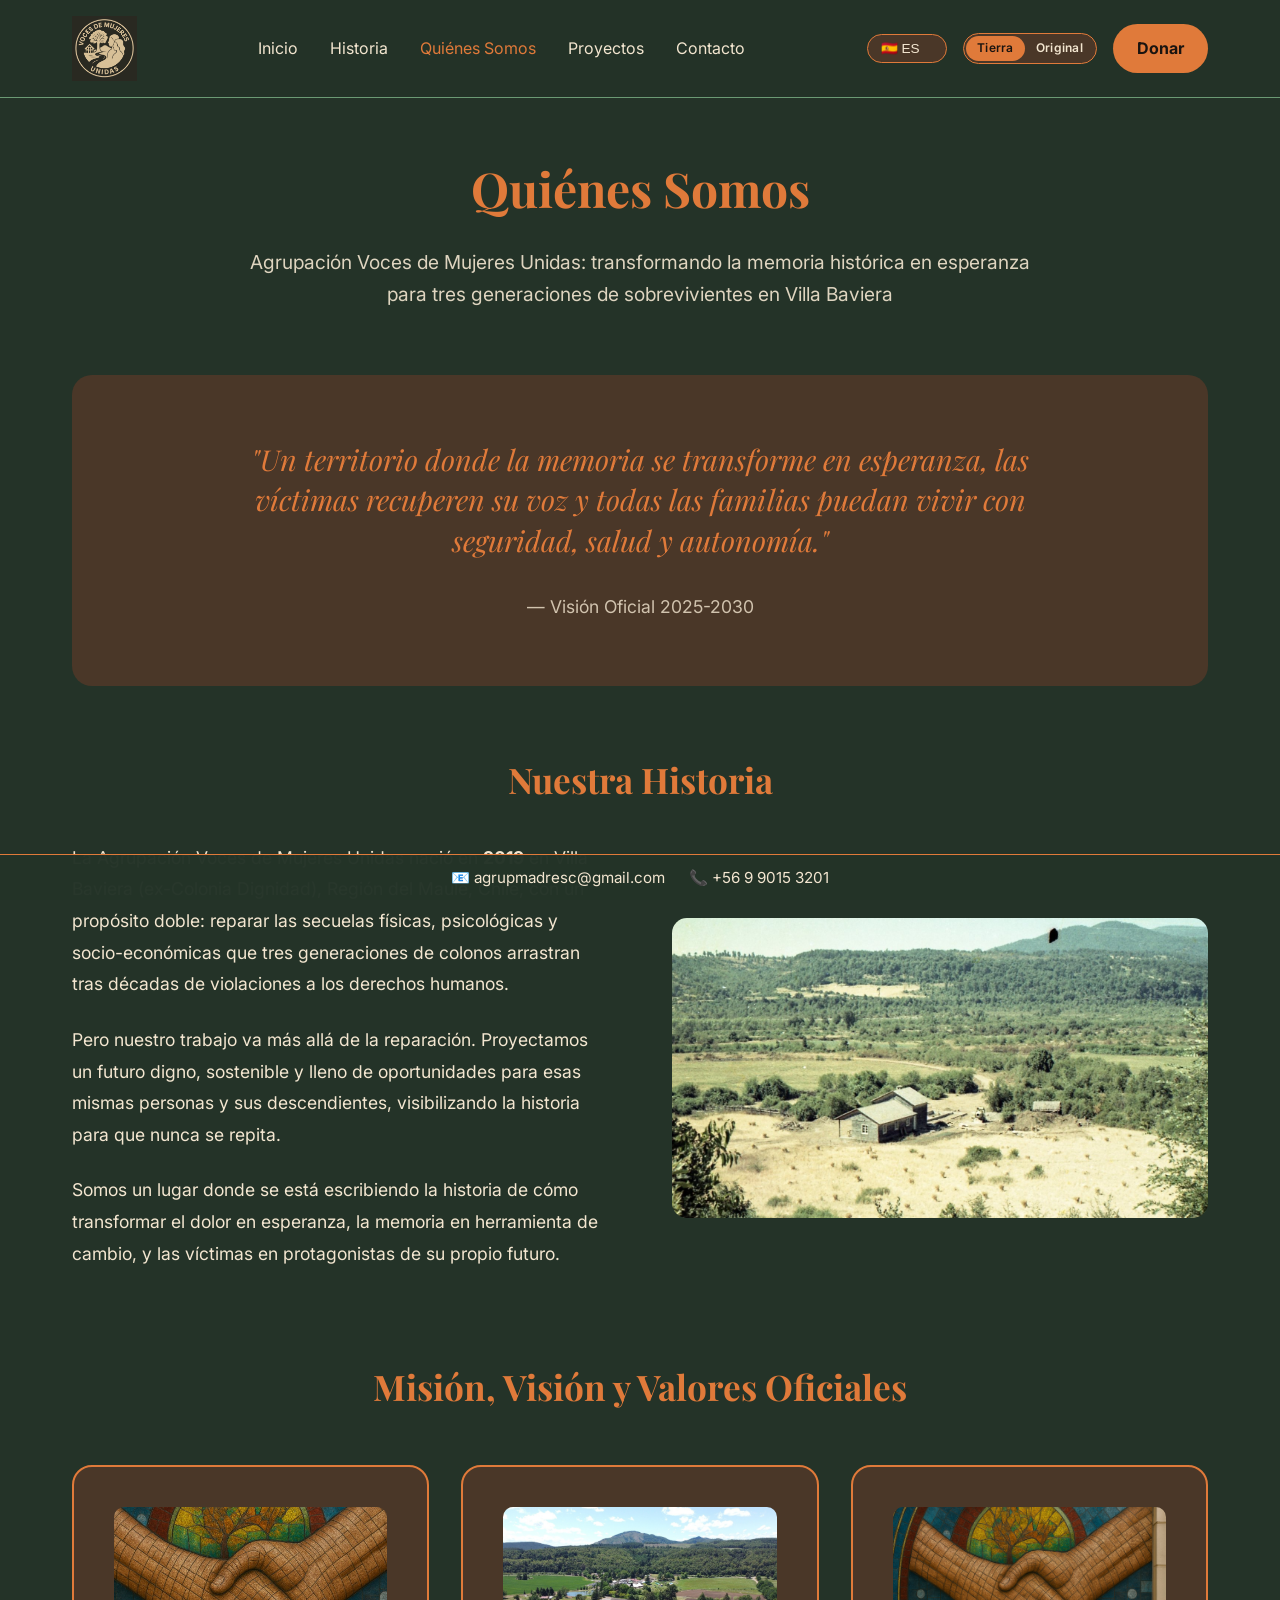
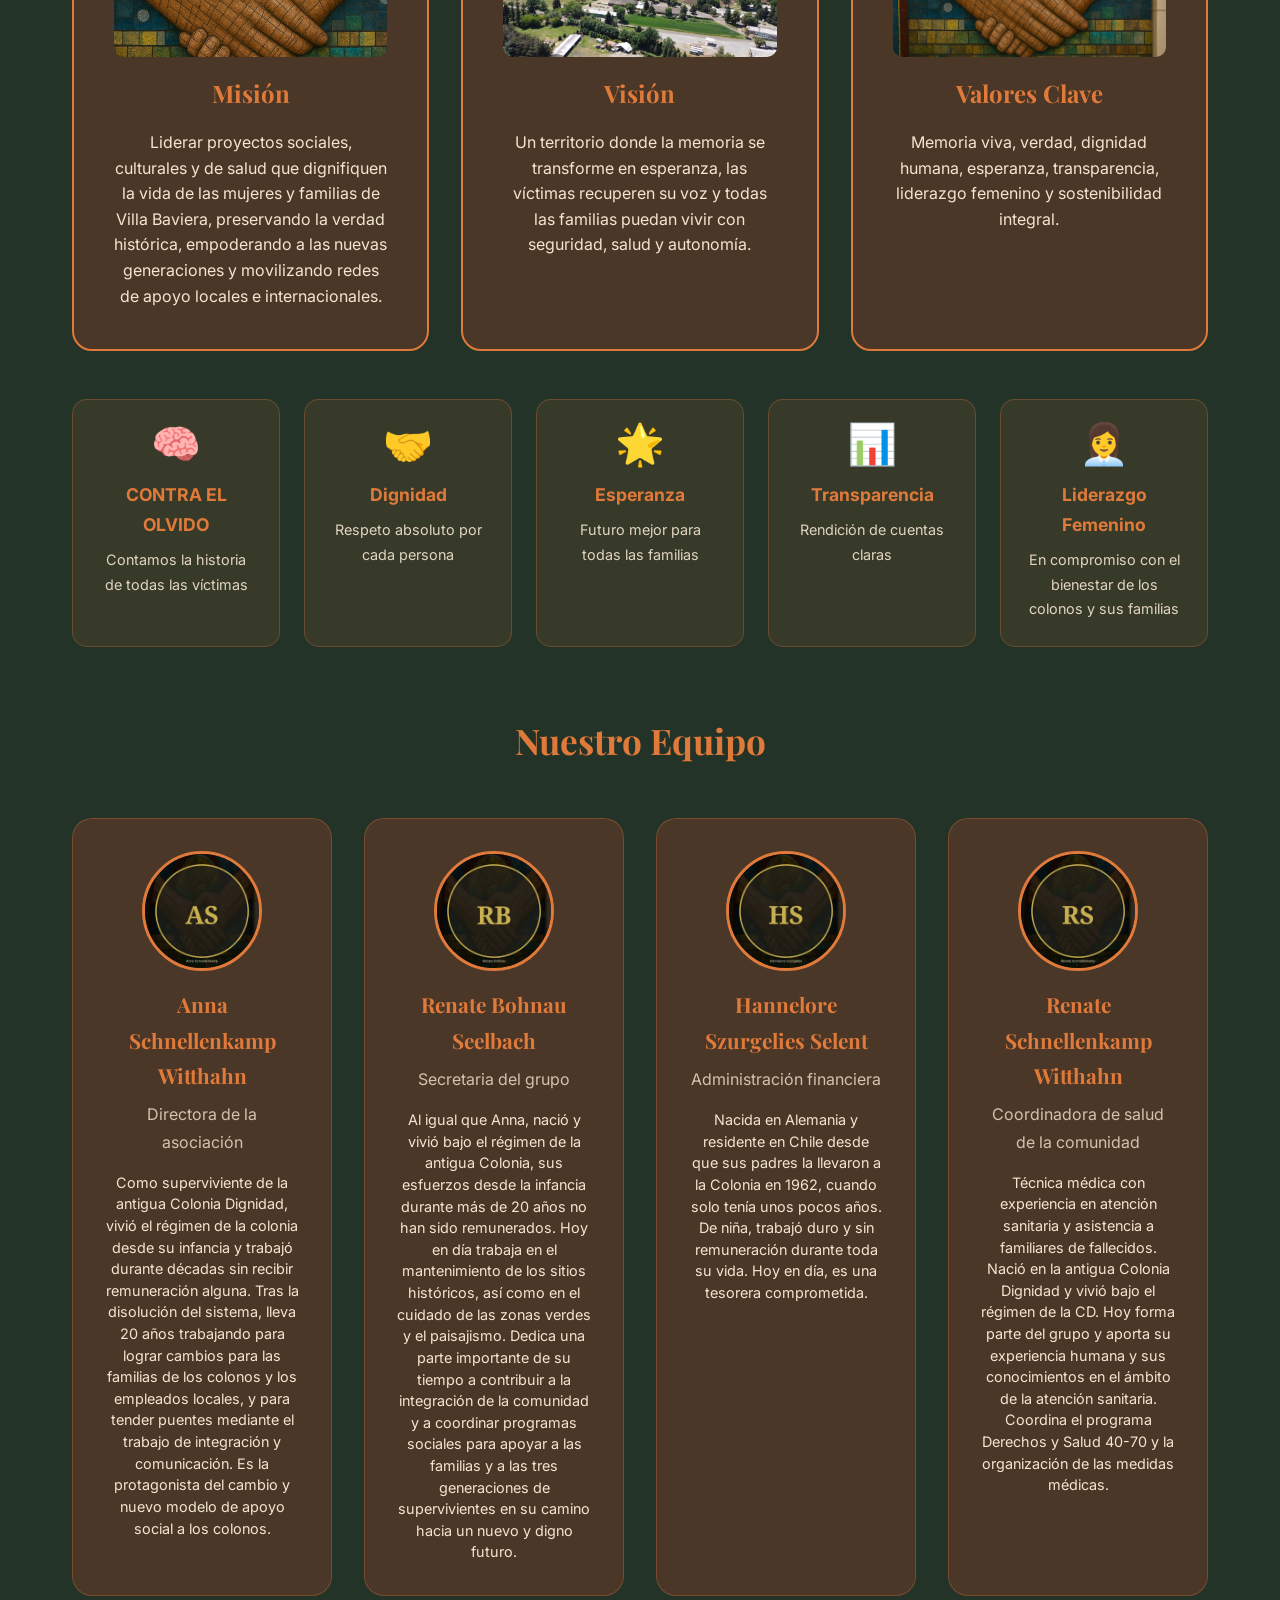
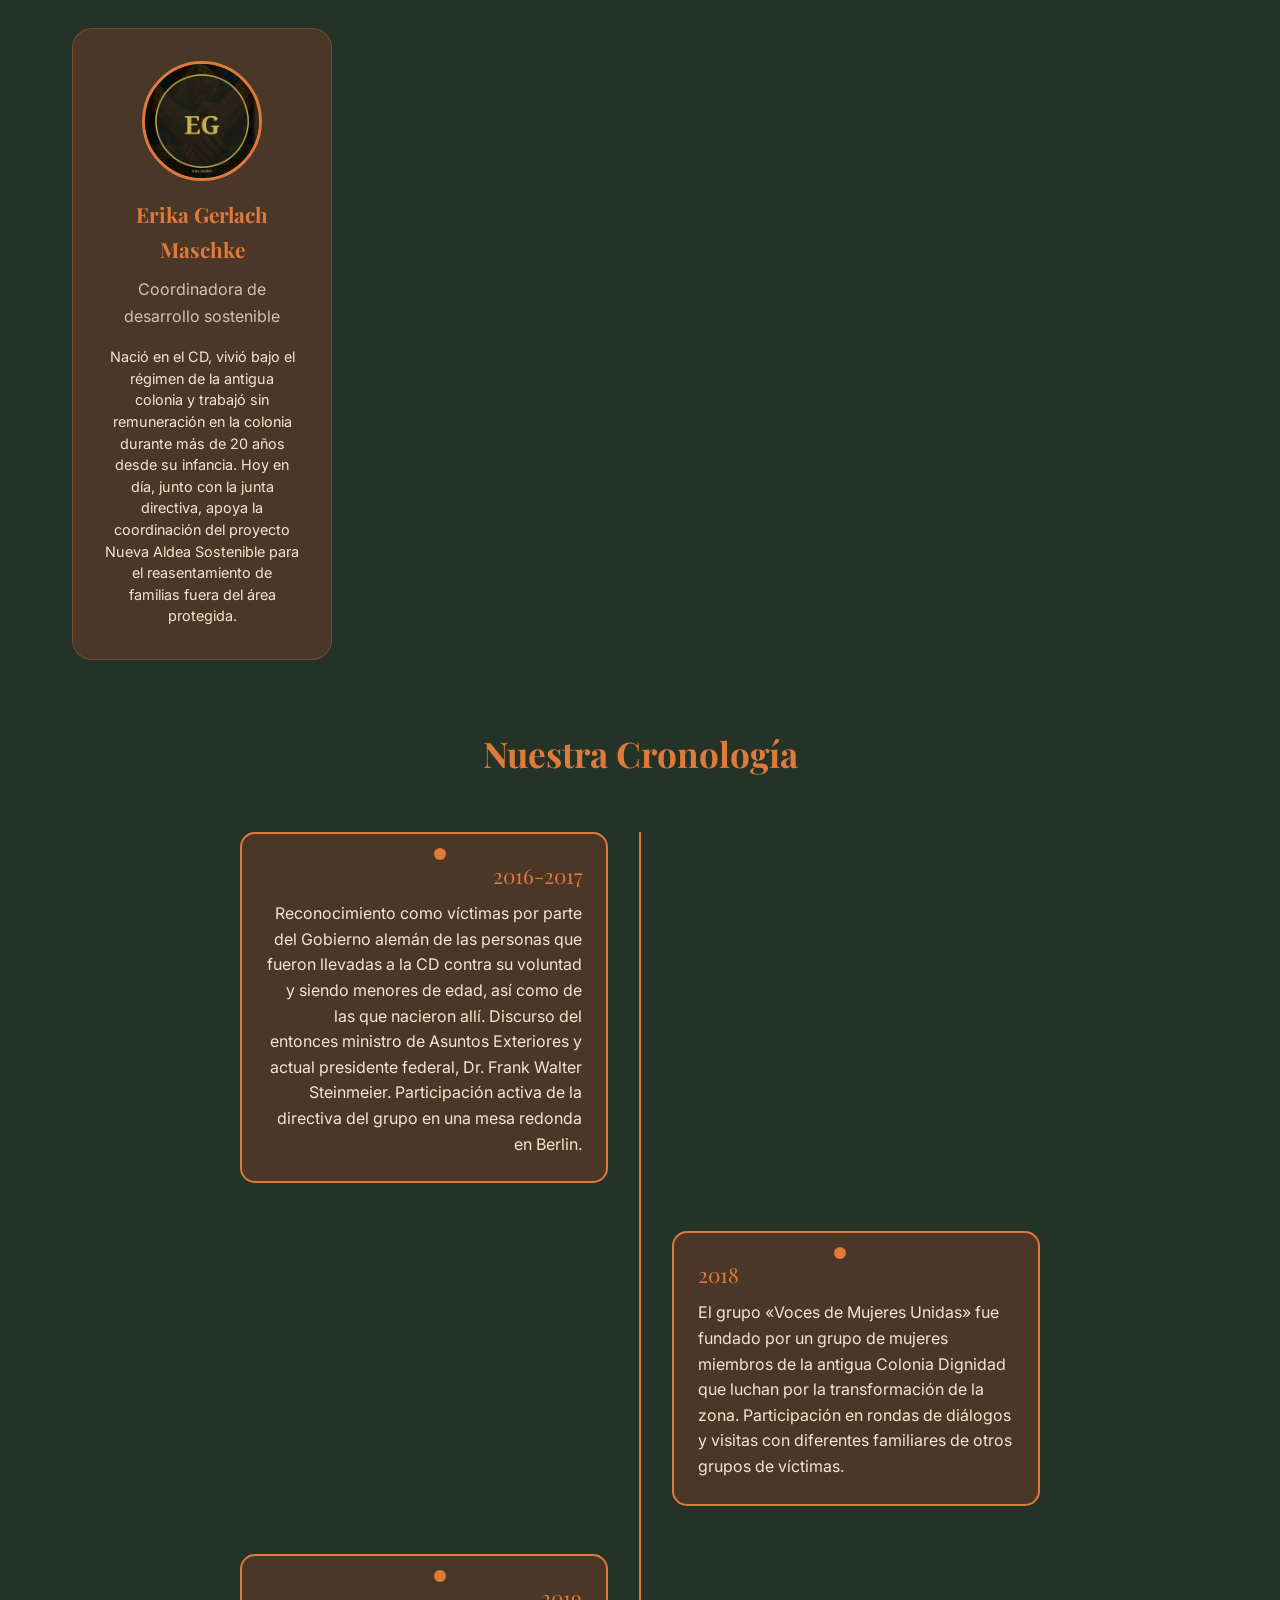
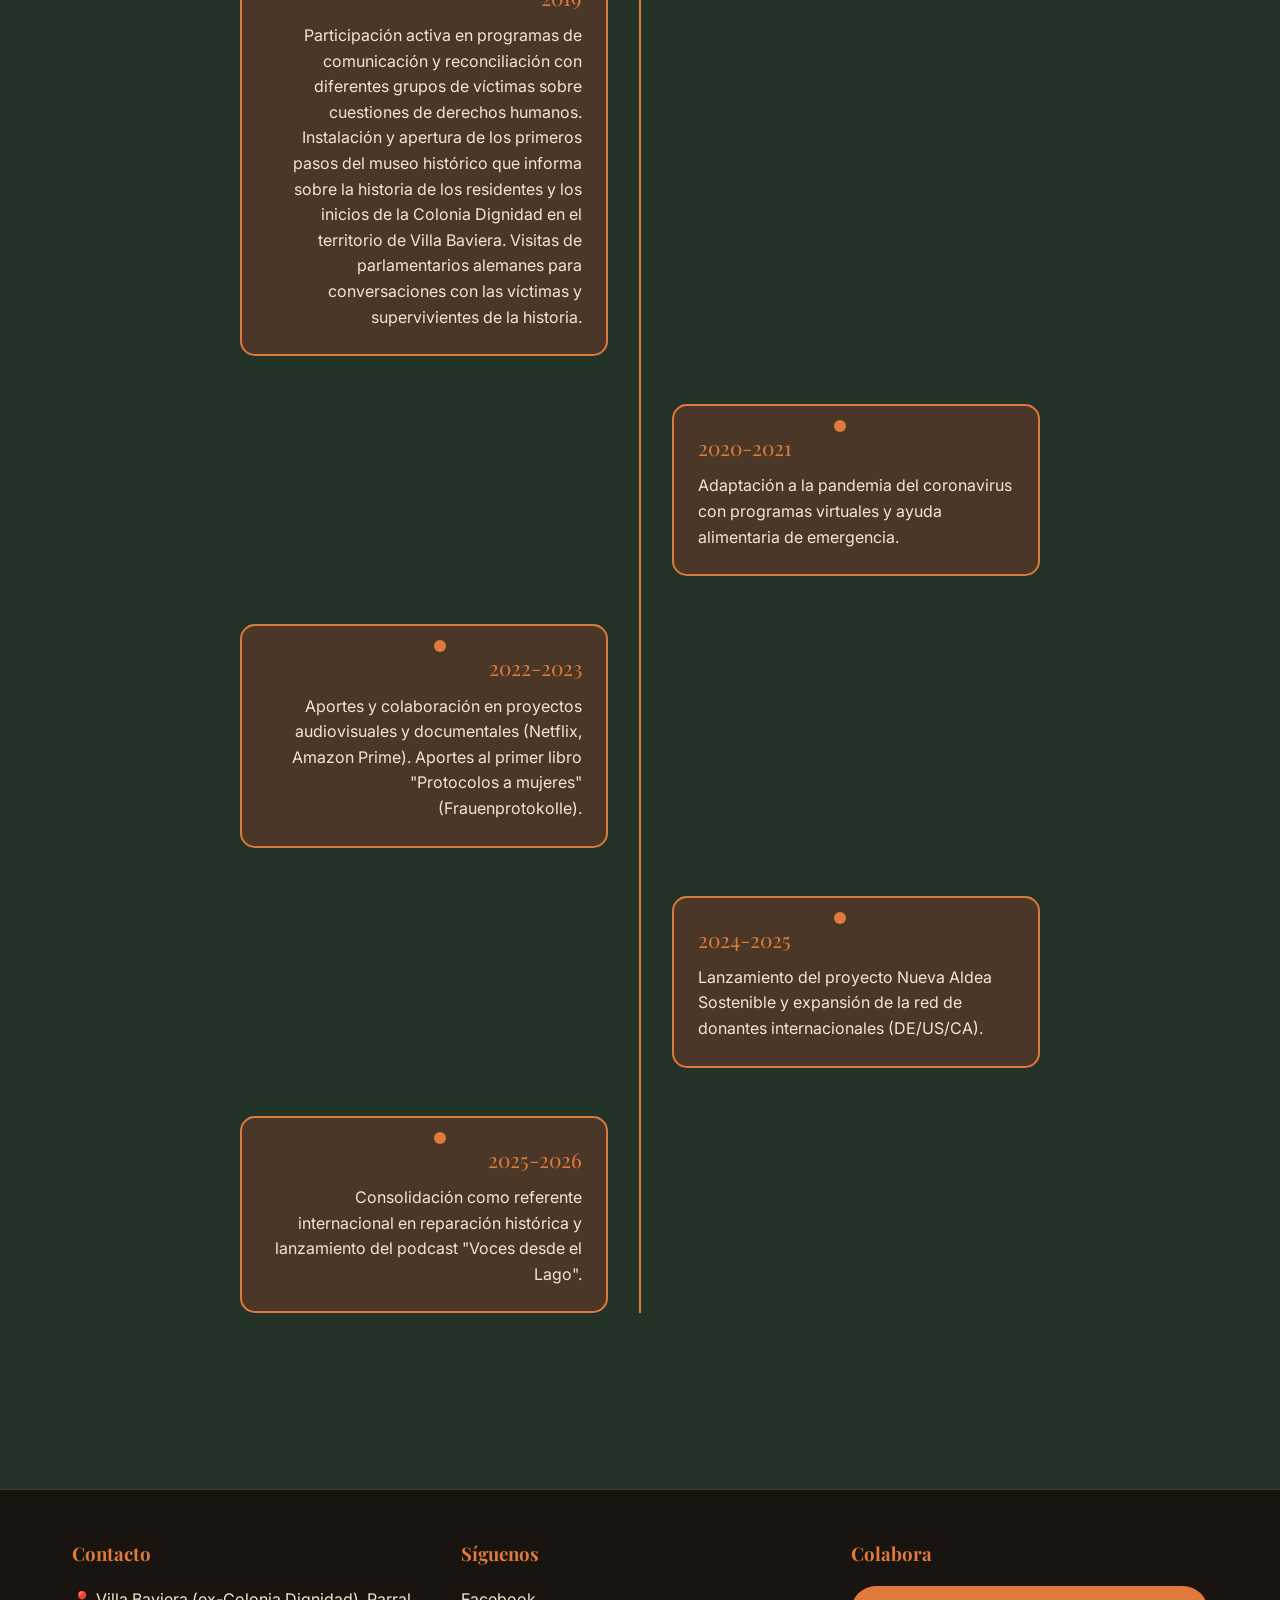
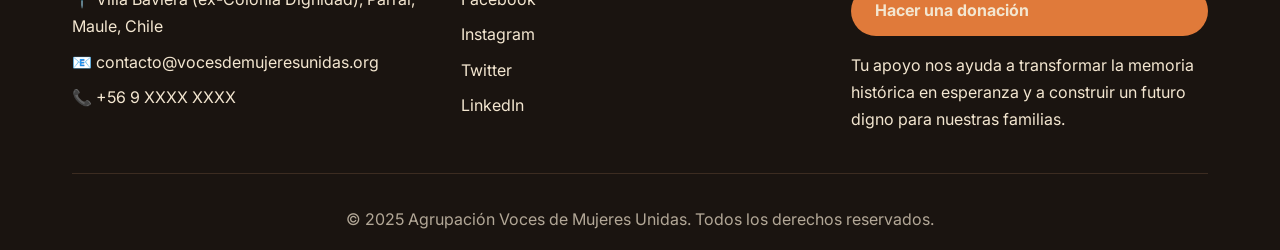
<file: quienes-somos.html>
<!DOCTYPE html>
<html lang="de">
<head>
    <meta http-equiv="refresh" content="0; url=quienes_somos.html">
    <title>Wer wir sind</title>
    <meta charset="UTF-8">
    <meta name="viewport" content="width=device-width, initial-scale=1.0">
    <link rel="canonical" href="quienes_somos.html">
    <meta http-equiv="Cache-Control" content="no-cache, no-store, must-revalidate" />
    <meta http-equiv="Pragma" content="no-cache" />
    <meta http-equiv="Expires" content="0" />
    <meta name="robots" content="noindex">
    <meta name="referrer" content="no-referrer">
    <meta name="description" content="Weiterleitung zur Seite Wer wir sind">
    
    <noscript>
        <meta http-equiv="refresh" content="0; url=quienes_somos.html">
    </noscript>
    <style>
        body { font-family: Arial, sans-serif; padding: 2rem; }
    </style>
    <script>
        // Fallback JS redirect if meta refresh is blocked
        window.location.replace('quienes_somos.html');
    </script>
</head>
<body>
    <p>Weiterleitung zu „Wer wir sind“… Falls Sie nicht weitergeleitet werden, <a href="quienes_somos.html">klicken Sie hier</a>.</p>
</body>
</html>
</file>
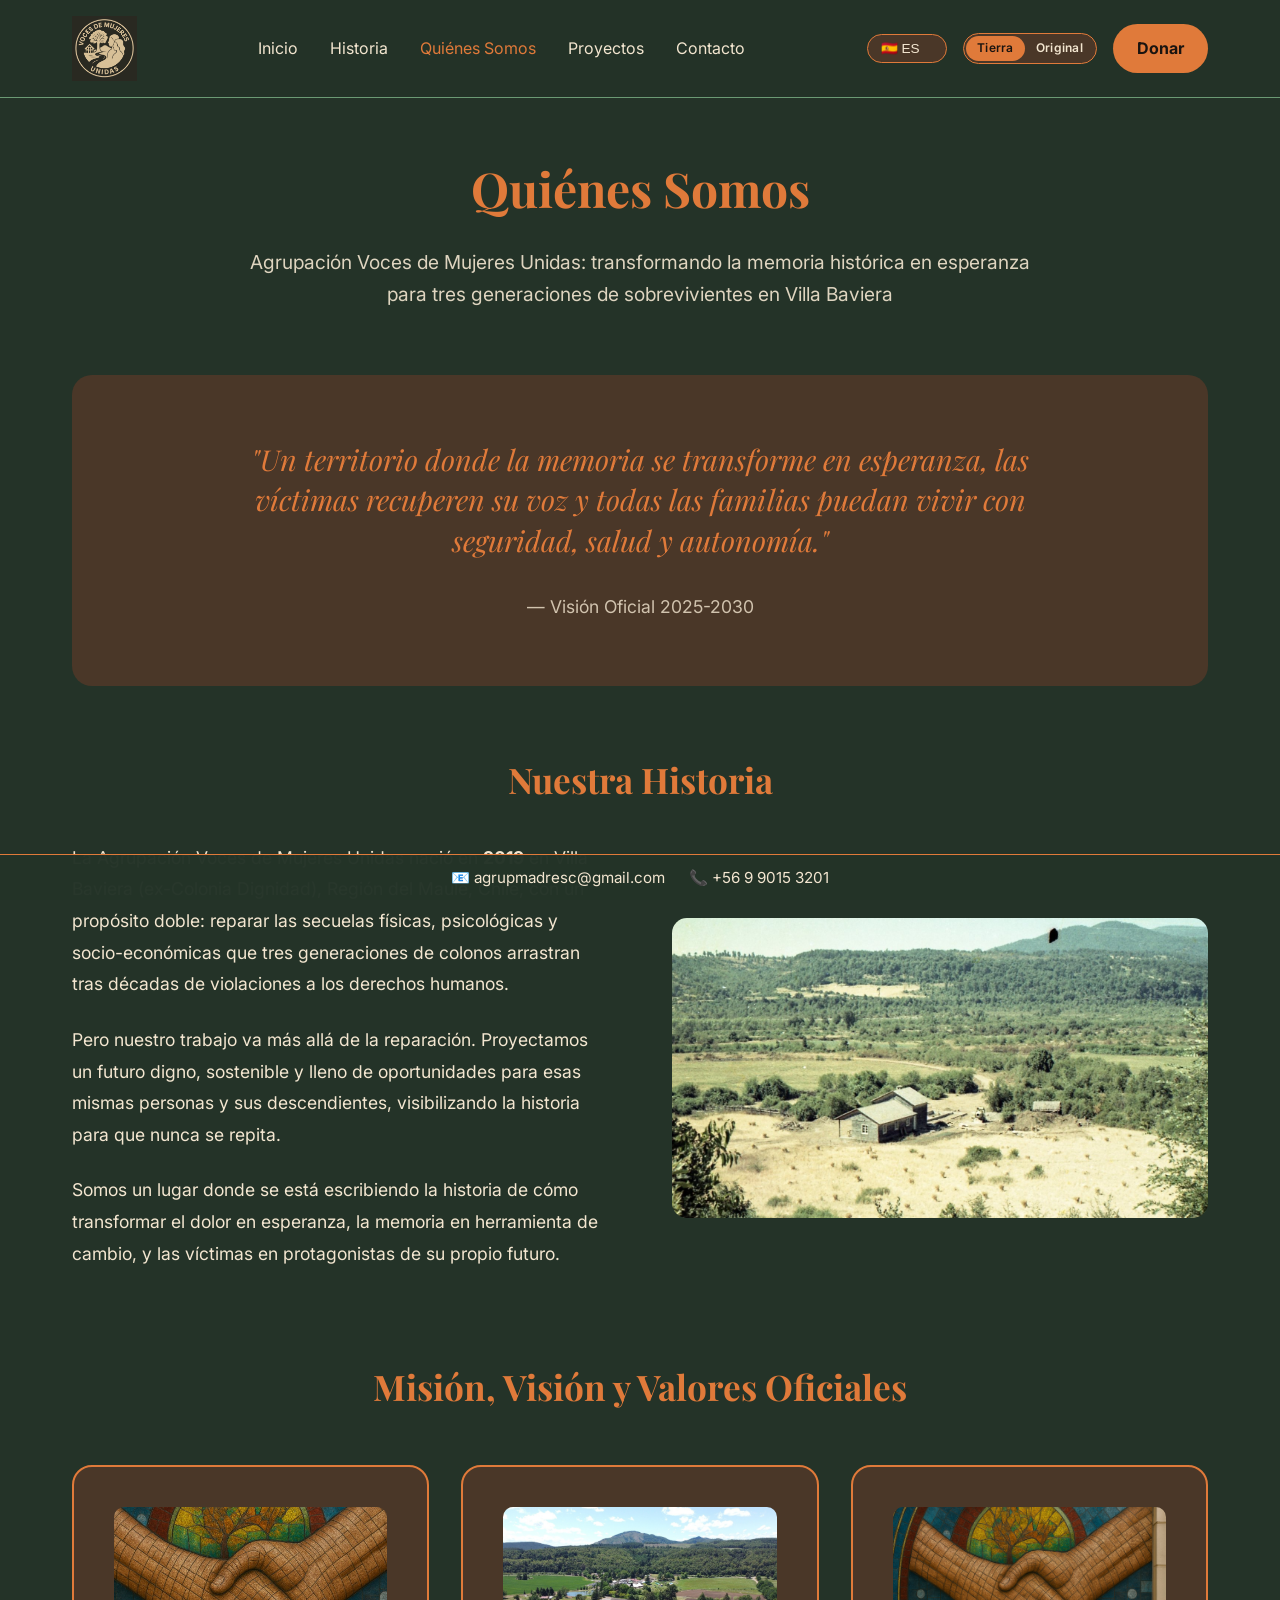
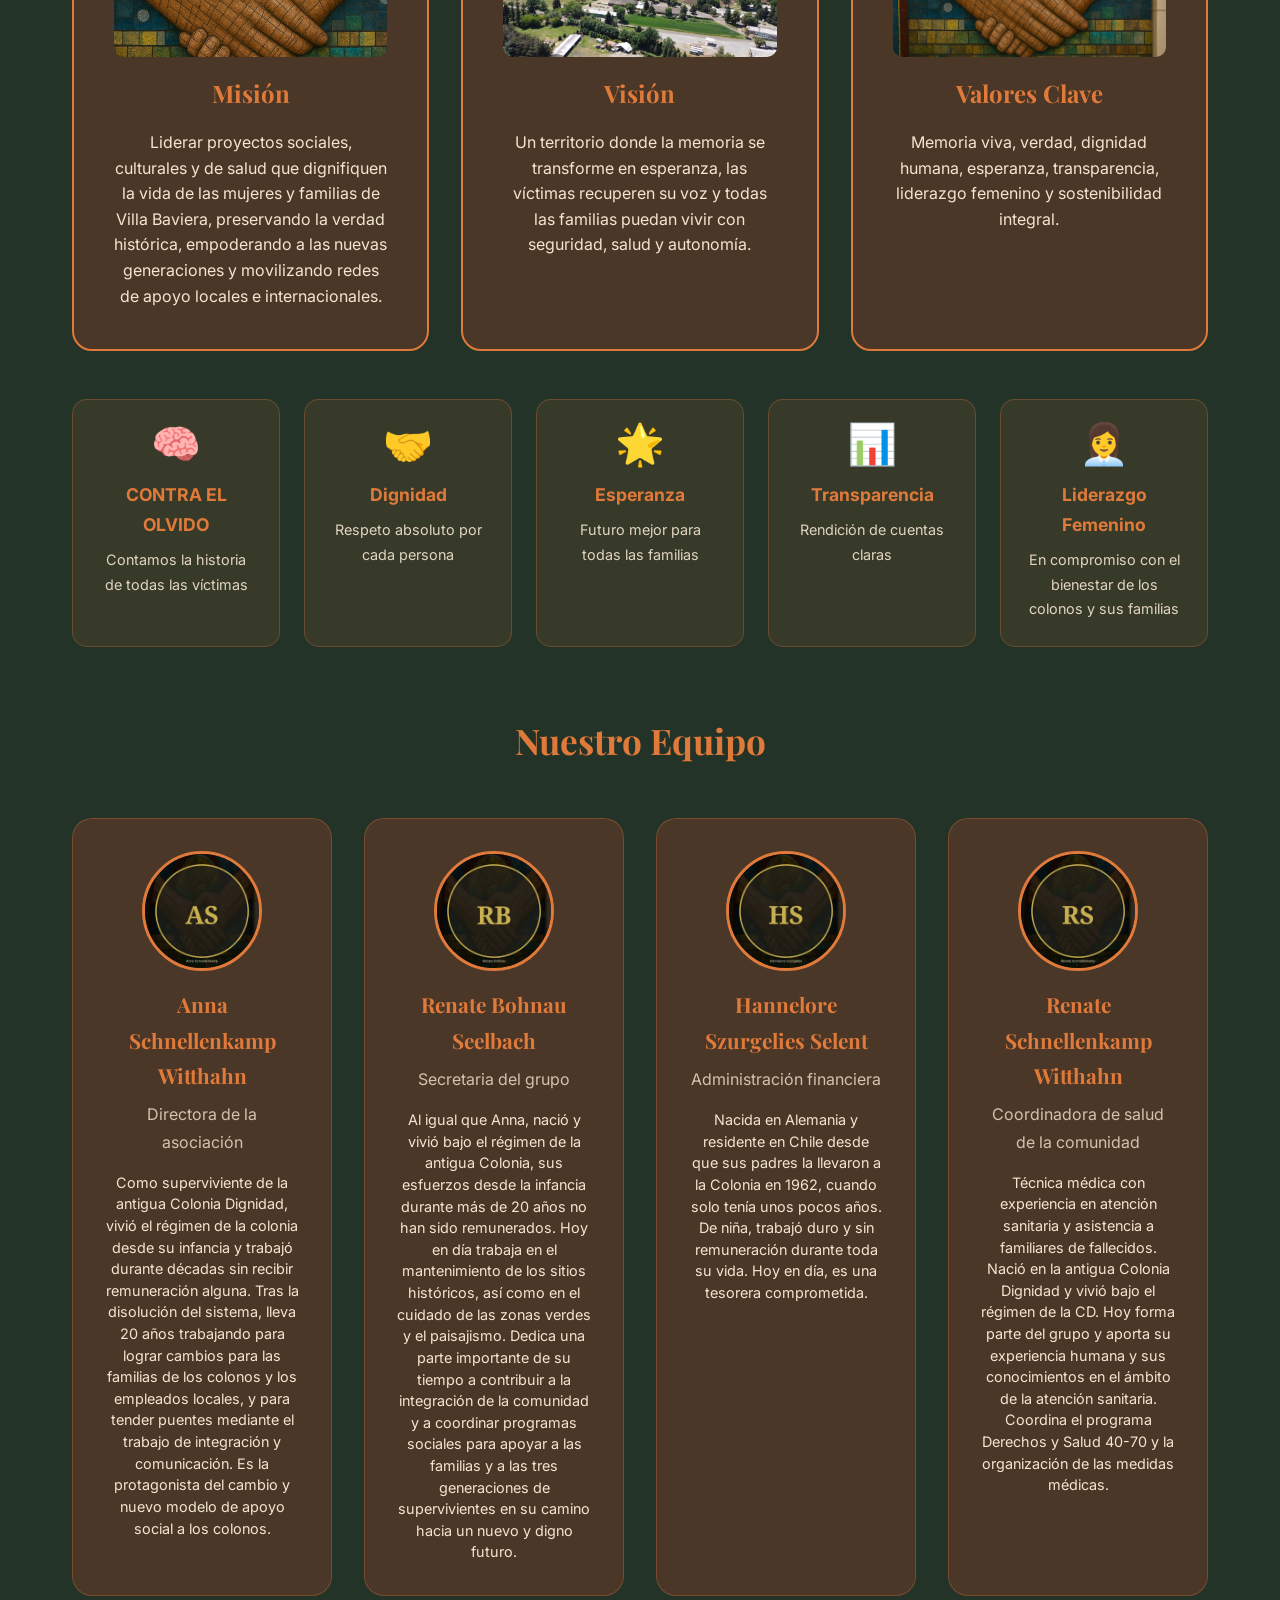
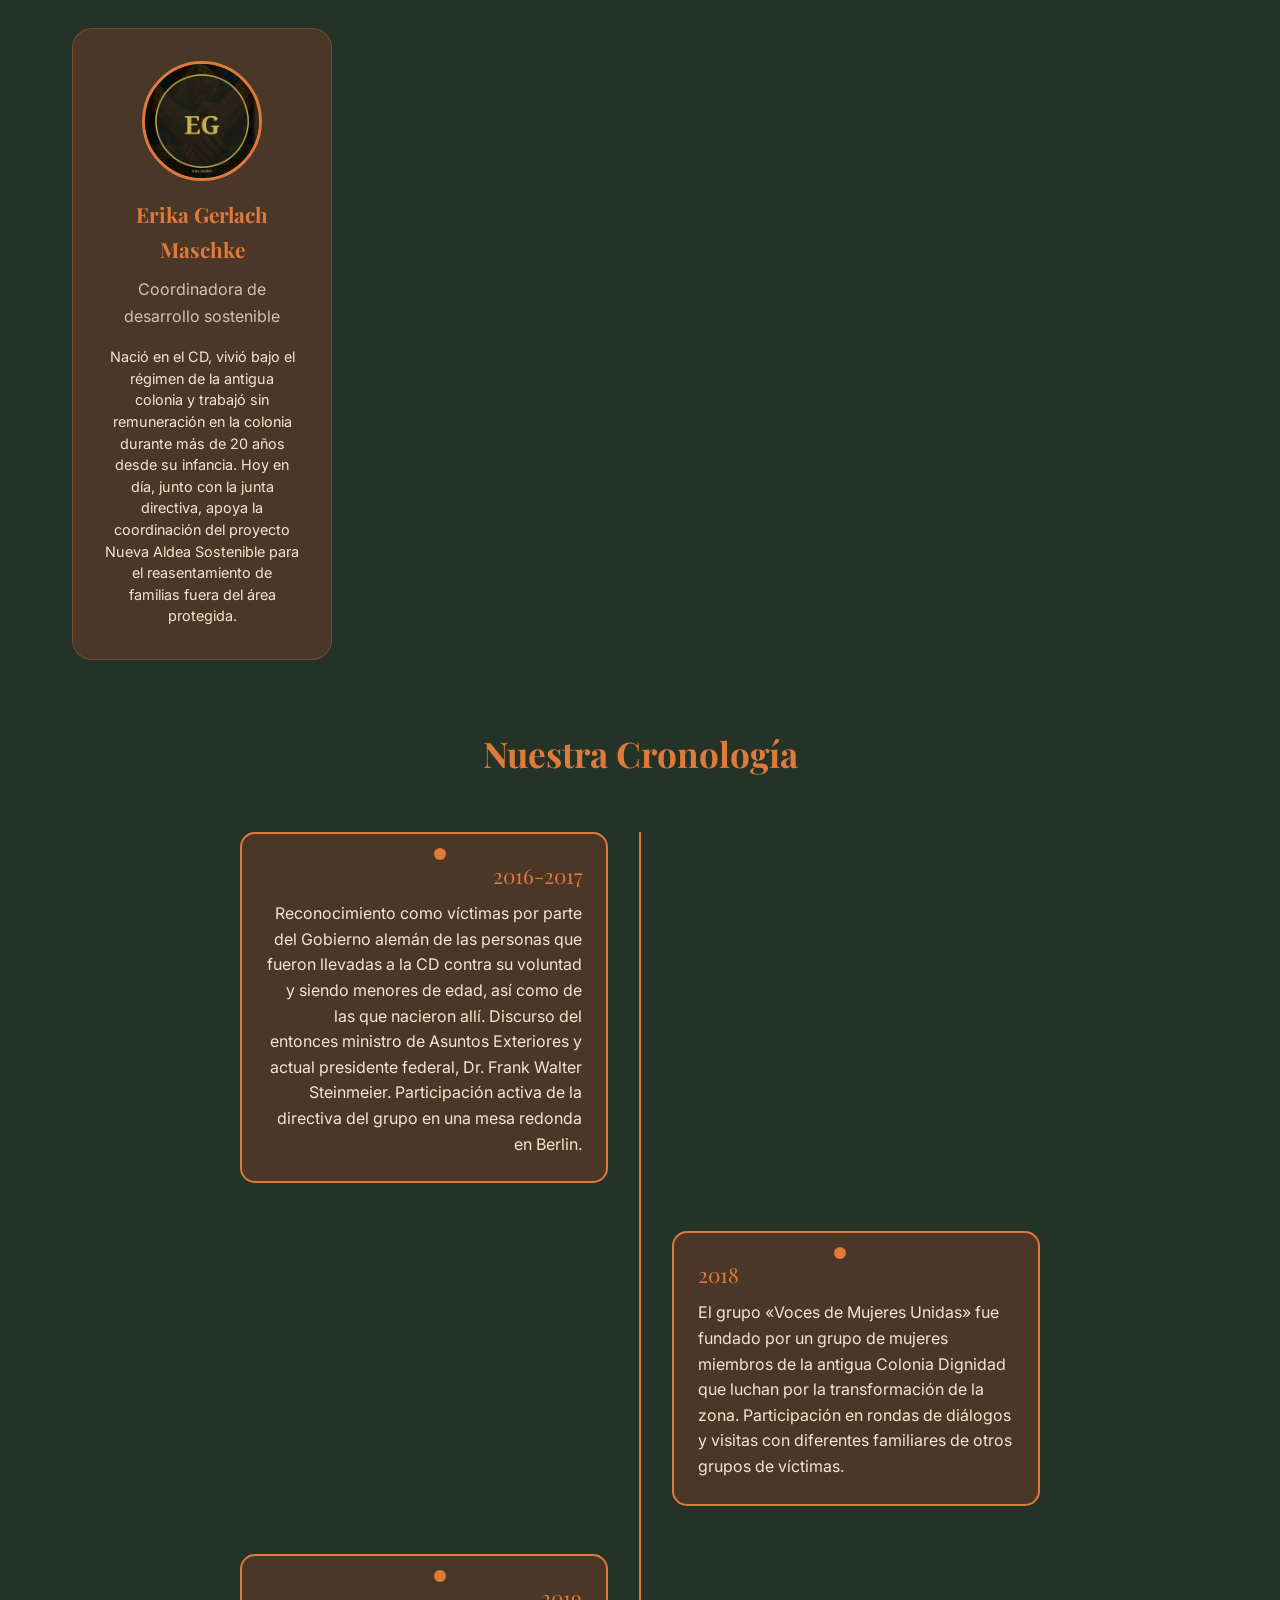
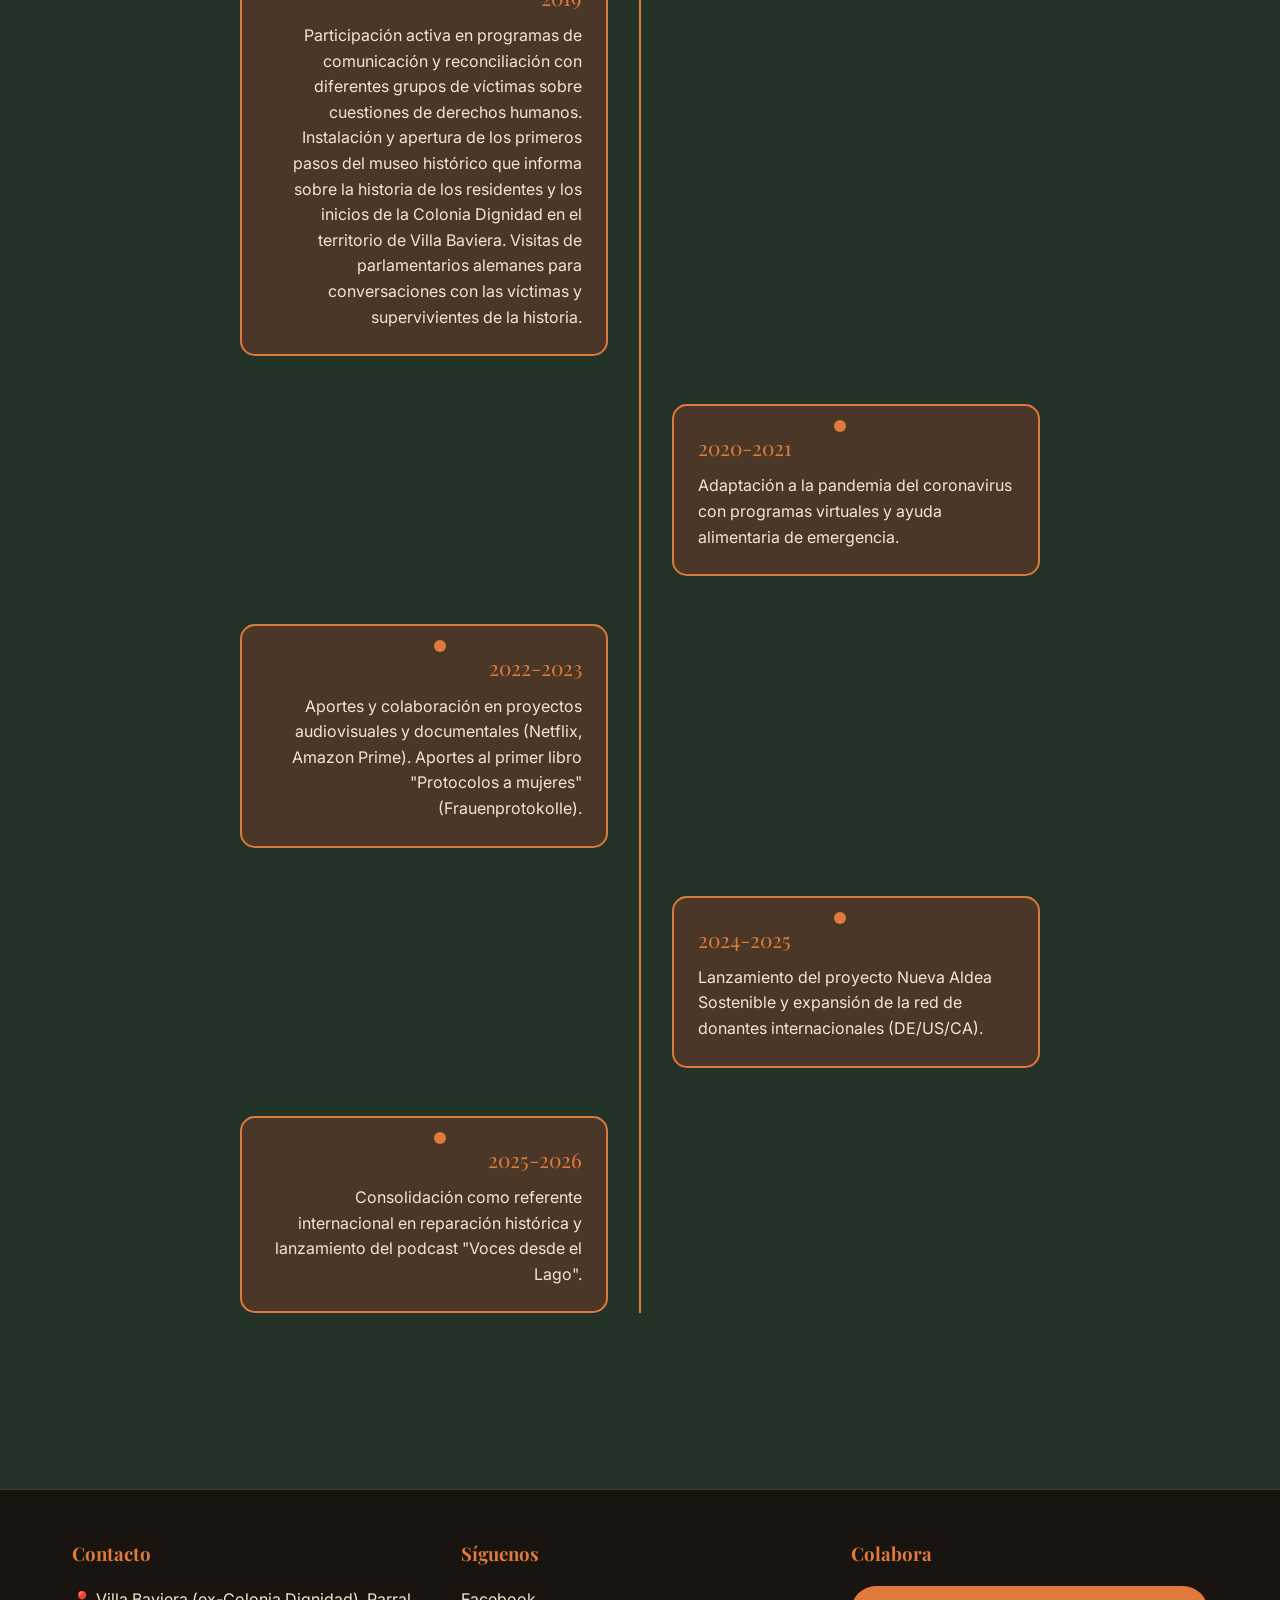
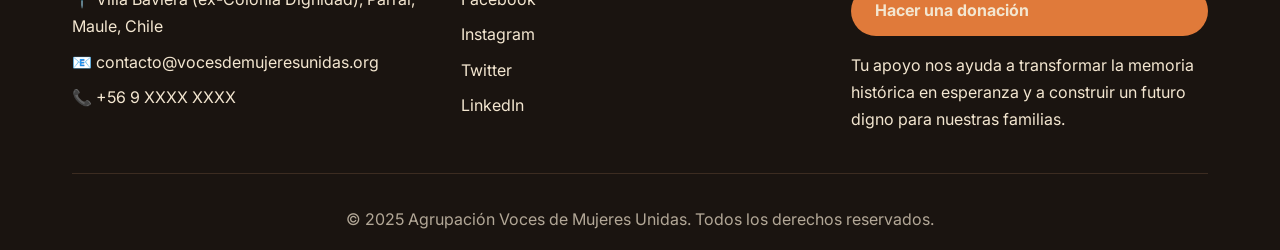
<file: quienes_somos.html>
<!DOCTYPE html>
<html lang="es">
<head>
    <script>(function(){try{var t=localStorage.getItem('vb-color-theme');document.documentElement.setAttribute('data-theme',(t==='original'?'original':'tierra'));}catch(e){document.documentElement.setAttribute('data-theme','tierra');}})();</script>

    <meta charset="UTF-8">
    <meta name="viewport" content="width=device-width, initial-scale=1.0">
    <title>Quiénes Somos - Voces de Mujeres Unidas</title>
    
    <!-- Google Fonts - ACTUALIZADO -->
    <link href="https://fonts.googleapis.com/css2?family=Playfair+Display:wght@400;600;700&family=Inter:wght@300;400;500;600;700&display=swap" rel="stylesheet">
    
    <style>
        /* ===== CONFIGURACIÓN DE COLORES DE LA MARCA ===== */
        :root {
            --primary-dark: #292922;
            --secondary-medium: #3E3B31;
            --accent-gold: #C9B050;
            --neutral-light: #EAEAC4;
            --neutral-dark: #1F1F14;
            --text-primary: #EAEAC4;
            --text-dark: #1F1F14;
            --font-heading: 'Playfair Display', serif;
            --font-body: 'Inter', system-ui, -apple-system, Segoe UI, Roboto, 'Helvetica Neue', Arial, sans-serif;
        }

        /* ===== RESET Y BASE ===== */
        * {
            margin: 0;
            padding: 0;
            box-sizing: border-box;
        }

        /* ===== SUAVIZADO Y LEGIBILIDAD ===== */
        html {
            scroll-behavior: smooth;
            -webkit-font-smoothing: antialiased;
            -moz-osx-font-smoothing: grayscale;
            text-rendering: optimizeLegibility;
            font-kerning: normal;
        }

        body {
            font-family: var(--font-body);
            line-height: 1.7;
            color: var(--text-primary);
            background-color: var(--primary-dark);
            margin: 0;
            padding: 0;
            font-feature-settings: "liga" 1, "calt" 1;
            font-variant-ligatures: common-ligatures contextual;
        }

        /* ===== HEADER FIJO ===== */
        .header {
            position: fixed;
            top: 0;
            left: 0;
            width: 100%;
            background: rgba(var(--primary-rgb), 0.95);
            backdrop-filter: blur(10px);
            z-index: 1000;
            padding: 1rem 0;
            border-bottom: 1px solid var(--secondary-medium);
        }

        .header-container {
            max-width: 1200px;
            margin: 0 auto;
            display: flex;
            justify-content: space-between;
            align-items: center;
            padding: 0 2rem;
        }

        .header-actions {
            display: flex;
            align-items: center;
            gap: 1rem;
        }

        .logo {
            height: 65px;
            width: auto;
            cursor: pointer;
            transition: transform 0.3s ease;
        }

        .logo:hover {
            transform: scale(1.05);
        }

        /* ===== MENÚ HAMBURGUESA ===== */
        .hamburger {
            display: none;
            background: var(--secondary-medium);
            color: var(--neutral-light);
            border: 1px solid var(--accent-gold);
            border-radius: 8px;
            width: 44px;
            height: 36px;
            font-size: 20px;
            line-height: 1;
            cursor: pointer;
            transition: all 0.3s ease;
        }

        .hamburger:hover {
            background: var(--accent-gold);
            color: var(--neutral-dark);
        }

        .nav-menu {
            display: flex;
            list-style: none;
            gap: 2rem;
        }

        .nav-link {
            color: var(--neutral-light);
            text-decoration: none;
            font-weight: 400;
            transition: color 0.3s ease;
        }

        .nav-link:hover {
            color: var(--accent-gold);
        }

        /* ===== SELECTOR DE IDIOMAS ===== */
        .language-selector {
            position: relative;
        }

        .language-dropdown {
            background: var(--secondary-medium);
            color: var(--neutral-light);
            border: 1px solid var(--accent-gold);
            border-radius: 15px;
            padding: 0.4rem 0.8rem;
            font-size: 0.85rem;
            font-weight: 500;
            cursor: pointer;
            transition: all 0.3s ease;
            appearance: none;
            min-width: 80px;
        }

        .language-dropdown:hover {
            background: var(--accent-gold);
            color: var(--neutral-dark);
        }

        .language-dropdown:focus {
            outline: none;
            box-shadow: 0 0 0 2px rgba(var(--accent-rgb), 0.3);
        }

        .language-dropdown option {
            background: var(--secondary-medium);
            color: var(--neutral-light);
            padding: 0.5rem;
        }

        .btn-donate {
            background: var(--accent-gold);
            color: var(--neutral-dark);
            padding: 0.7rem 1.5rem;
            border: none;
            border-radius: 25px;
            font-weight: 700;
            cursor: pointer;
            transition: all 0.3s ease;
            text-decoration: none;
            display: inline-block;
        }

        .btn-donate:hover {
            background: var(--accent-hover);
            color: var(--neutral-dark);
            transform: translateY(-2px);
        }

        /* ===== CONTENIDO PRINCIPAL ===== */
        .main-content {
            margin-top: 100px;
            padding: 3rem 0;
        }

        .container {
            max-width: 1200px;
            margin: 0 auto;
            padding: 0 2rem;
        }

        .page-title {
            font-family: var(--font-heading);
            font-size: 3rem;
            text-align: center;
            margin-bottom: 1rem;
            color: var(--accent-gold);
        }

        .page-subtitle {
            text-align: center;
            font-size: 1.2rem;
            margin-bottom: 4rem;
            opacity: 0.9;
            max-width: 800px;
            margin-left: auto;
            margin-right: auto;
        }

        /* ===== HERO SECTION ===== */
        .about-hero {
            background: var(--secondary-medium);
            padding: 4rem 0;
            margin-bottom: 4rem;
            border-radius: 20px;
            text-align: center;
        }

        .hero-content {
            max-width: 800px;
            margin: 0 auto;
        }

        .hero-quote {
            font-family: var(--font-heading);
            font-size: 1.8rem;
            font-style: italic;
            color: var(--accent-gold);
            margin-bottom: 2rem;
            line-height: 1.4;
        }

        .hero-author {
            font-size: 1.1rem;
            color: var(--neutral-light);
            opacity: 0.8;
        }

        /* ===== SECCIONES ===== */
        .content-section {
            margin-bottom: 4rem;
        }

        .section-title {
            font-family: var(--font-heading);
            font-size: 2.2rem;
            color: var(--accent-gold);
            margin-bottom: 2rem;
            text-align: center;
        }

        .section-content {
            display: grid;
            grid-template-columns: 1fr 1fr;
            gap: 4rem;
            align-items: center;
            margin-bottom: 3rem;
        }

        .text-content {
            font-size: 1.1rem;
            line-height: 1.8;
        }

        .text-content p {
            margin-bottom: 1.5rem;
        }

        .image-content {
            text-align: center;
        }

        .placeholder-image {
            width: 100%;
            height: 300px;
            border-radius: 15px;
            overflow: hidden;
        }

        .placeholder-image img {
            width: 100%;
            height: 100%;
            object-fit: cover;
        }

        /* ===== MISIÓN, VISIÓN, VALORES ===== */
        .mvv-grid {
            display: grid;
            grid-template-columns: repeat(auto-fit, minmax(300px, 1fr));
            gap: 2rem;
            margin: 3rem 0;
        }

        .mvv-card {
            background: var(--secondary-medium);
            padding: 2.5rem;
            border-radius: 20px;
            text-align: center;
            border: 2px solid var(--accent-gold);
            transition: transform 0.3s ease;
            display: flex;
            flex-direction: column;
        }

        .mvv-card:hover {
            transform: translateY(-5px);
        }

        .mvv-image {
            width: 100%;
            height: 150px;
            margin-bottom: 1rem;
            border-radius: 10px;
            overflow: hidden;
        }

        .mvv-image img {
            width: 100%;
            height: 100%;
            object-fit: cover;
        }

        .mvv-title {
            font-family: var(--font-heading);
            font-size: 1.5rem;
            color: var(--accent-gold);
            margin-bottom: 1rem;
        }

        .mvv-text {
            font-size: 1rem;
            line-height: 1.6;
            color: var(--neutral-light);
            flex-grow: 1;
        }

        /* ===== VALORES ESPECIALES - ACTUALIZADO PARA 5 VALORES ===== */
        .values-list {
            display: grid;
            grid-template-columns: repeat(auto-fit, minmax(200px, 1fr));
            gap: 1.5rem;
            margin-top: 2rem;
        }

        .value-item {
            background: rgba(var(--accent-rgb), 0.1);
            padding: 1.5rem;
            border-radius: 15px;
            text-align: center;
            border: 1px solid rgba(var(--accent-rgb), 0.3);
            transition: all 0.3s ease;
            display: flex;
            flex-direction: column;
        }

        .value-item:hover {
            background: rgba(var(--accent-rgb), 0.2);
            border-color: var(--accent-gold);
            transform: translateY(-3px);
        }

        .value-icon {
            font-size: 2.5rem;
            margin-bottom: 1rem;
            color: var(--accent-gold);
            line-height: 1;
        }

        .value-name {
            font-weight: 700;
            color: var(--accent-gold);
            margin-bottom: 0.5rem;
            font-size: 1.1rem;
        }

        .value-desc {
            font-size: 0.9rem;
            color: var(--neutral-light);
            opacity: 0.9;
            flex-grow: 1;
        }

        /* ===== EQUIPO - ACTUALIZADO CON IMÁGENES REALES ===== */
        .team-grid {
            display: grid;
            grid-template-columns: repeat(auto-fit, minmax(250px, 1fr));
            gap: 2rem;
            margin: 3rem 0;
        }

        .team-member {
            background: var(--secondary-medium);
            border-radius: 20px;
            padding: 2rem;
            text-align: center;
            transition: transform 0.3s ease;
            border: 1px solid rgba(var(--accent-rgb), 0.3);
        }

        .team-member:hover {
            transform: translateY(-5px);
        }

        .member-photo {
            width: 120px;
            height: 120px;
            border-radius: 50%;
            margin: 0 auto 1rem;
            overflow: hidden;
            border: 3px solid var(--accent-gold);
        }

        .member-photo img {
            width: 100%;
            height: 100%;
            object-fit: cover;
        }

        .member-name {
            font-family: var(--font-heading);
            font-size: 1.3rem;
            color: var(--accent-gold);
            margin-bottom: 0.5rem;
        }

        .member-role {
            font-size: 1rem;
            color: var(--neutral-light);
            margin-bottom: 1rem;
            opacity: 0.8;
        }

        .member-bio {
            font-size: 0.9rem;
            line-height: 1.5;
            color: var(--neutral-light);
        }

        /* ===== NÚMEROS DE IMPACTO ===== */
        .impact-section {
            background: var(--accent-gold);
            color: var(--neutral-dark);
            padding: 4rem 0;
            border-radius: 20px;
            margin: 4rem 0;
        }

        .impact-grid {
            display: grid;
            grid-template-columns: repeat(auto-fit, minmax(200px, 1fr));
            gap: 2rem;
            text-align: center;
        }

        .impact-item {
            padding: 1.5rem;
        }

        .impact-number {
            font-family: var(--font-heading);
            font-size: 3rem;
            font-weight: 700;
            display: block;
            margin-bottom: 0.5rem;
        }

        .impact-label {
            font-size: 1.1rem;
            font-weight: 600;
        }

        /* ===== CRONOLOGÍA ===== */
        .timeline {
            max-width: 800px;
            margin: 3rem auto;
            position: relative;
        }

        .timeline::before {
            content: '';
            position: absolute;
            left: 50%;
            top: 0;
            bottom: 0;
            width: 2px;
            background: var(--accent-gold);
            transform: translateX(-50%);
        }

        .timeline-item {
            position: relative;
            margin-bottom: 3rem;
            width: 50%;
        }

        .timeline-item:nth-child(even) {
            left: 50%;
            padding-left: 2rem;
        }

        .timeline-item:nth-child(odd) {
            padding-right: 2rem;
            text-align: right;
        }

        .timeline-content {
            background: var(--secondary-medium);
            padding: 1.5rem;
            border-radius: 15px;
            border: 2px solid var(--accent-gold);
        }

        .timeline-year {
            font-family: var(--font-heading);
            font-size: 1.3rem;
            color: var(--accent-gold);
            margin-bottom: 0.5rem;
        }

        .timeline-text {
            font-size: 1rem;
            line-height: 1.6;
            color: var(--neutral-light);
        }

        .timeline-dot {
            position: absolute;
            left: 50%;
            top: 1rem;
            width: 12px;
            height: 12px;
            border-radius: 50%;
            background: var(--accent-gold);
            transform: translateX(-50%);
            z-index: 1;
        }

        /* ===== FOOTER ===== */
        .footer {
            background: var(--neutral-dark);
            padding: 3rem 0 1rem;
            border-top: 1px solid var(--secondary-medium);
            margin-top: 4rem;
        }

        .footer-content {
            display: grid;
            grid-template-columns: repeat(auto-fit, minmax(250px, 1fr));
            gap: 2rem;
            margin-bottom: 2rem;
        }

        .footer-section h3 {
            font-family: var(--font-heading);
            margin-bottom: 1rem;
            color: var(--accent-gold);
        }

        .footer-section p,
        .footer-section a {
            color: var(--neutral-light);
            text-decoration: none;
            margin-bottom: 0.5rem;
            display: block;
        }

        .footer-section a:hover {
            color: var(--accent-gold);
        }

        .footer-bottom {
            text-align: center;
            padding-top: 2rem;
            border-top: 1px solid var(--secondary-medium);
            opacity: 0.7;
            color: var(--neutral-light);
        }

        /* ===== RESPONSIVE - ACTUALIZADO ===== */
        @media (max-width: 768px) {
            .header-container {
                padding: 0 .75rem;
                gap: .5rem;
                justify-content: space-between;
            }

            .logo {
                margin-left: 6px;
                height: 58px;
            }

            .hamburger {
                display: inline-flex;
                align-items: center;
                justify-content: center;
                width: 38px;
                height: 32px;
                font-size: 18px;
            }

            .nav-menu {
                display: none;
                position: absolute;
                top: 64px;
                left: 0;
                width: 100%;
                background: rgba(var(--primary-rgb), .98);
                border-bottom: 1px solid var(--secondary-medium);
                padding: .5rem .75rem;
                flex-direction: column;
                gap: .25rem;
                z-index: 999;
            }

            .nav-menu.open {
                display: flex;
            }

            .header-container > nav {
                order: 1;
            }

            .header-container > .logo {
                order: 2;
            }

            .header-container > .header-actions {
                order: 3;
                margin-left: auto;
            }

            .page-title {
                font-size: 2.5rem;
            }

            .section-content {
                grid-template-columns: 1fr;
                gap: 2rem;
            }

            .placeholder-image img {
                object-fit: contain;
                height: auto;
            }

            .mvv-image img {
                object-fit: contain;
                height: auto;
            }

            .mvv-grid {
                grid-template-columns: 1fr;
            }

            .team-grid {
                grid-template-columns: repeat(2, 1fr);
            }

            .impact-grid {
                grid-template-columns: repeat(2, 1fr);
            }

            .values-list {
                grid-template-columns: repeat(2, 1fr);
            }

            .timeline::before {
                left: 20px;
            }

            .timeline-item {
                width: 100%;
                left: 0 !important;
                padding-left: 3rem !important;
                padding-right: 0 !important;
                text-align: left !important;
            }

            .timeline-dot {
                left: 20px;
            }

            .container {
                padding: 0 1rem;
            }
        }

        @media (max-width: 480px) {
            .page-title {
                font-size: 2rem;
            }

            .hero-quote {
                font-size: 1.4rem;
            }

            .team-grid {
                grid-template-columns: 1fr;
            }

            .impact-grid {
                grid-template-columns: 1fr;
            }

            .values-list {
                grid-template-columns: 1fr;
            }

            .impact-number {
                font-size: 2.5rem;
            }
        }

        /* ===== ANIMACIONES ===== */
        @keyframes fadeInUp {
            from {
                opacity: 0;
                transform: translateY(30px);
            }
            to {
                opacity: 1;
                transform: translateY(0);
            }
        }

        .fade-in-up {
            animation: fadeInUp 0.8s ease-out;
        }
    </style>
    <link rel="stylesheet" href="css/theme.css">
</head>

<body>
    <!-- ===== HEADER ===== -->
    <header class="header">
        <div class="header-container">
            <img src="images/logo1.jpeg" alt="Voces de Mujeres Unidas" class="logo" onclick="window.location.href='index.html'">
            
            <nav>
                <button class="hamburger" id="hamburgerBtn" aria-label="Abrir menú">☰</button>
                <ul class="nav-menu" id="navMenu">
                    <li><a href="index.html" class="nav-link" id="nav-inicio">Inicio</a></li>
                    <li><a href="nuestra-historia.html" class="nav-link" id="nav-historia">Historia</a></li>
                    <li><a href="quienes_somos.html" class="nav-link" id="nav-quienes" style="color: var(--accent-gold);">Quiénes Somos</a></li>
                    <li><a href="proyectos.html" class="nav-link" id="nav-proyectos">Proyectos</a></li>
                    <li style="display: none;"><a href="transparencia.html" class="nav-link" id="nav-transparencia">Transparencia</a></li>
                    <li><a href="contacto.html" class="nav-link" id="nav-contacto">Contacto</a></li>
                    <li class="theme-switcher-item">
                        <div class="theme-switcher" role="group" aria-label="Paleta de colores">
                            <button type="button" class="theme-switcher-btn" data-theme-value="tierra">Tierra</button>
                            <button type="button" class="theme-switcher-btn" data-theme-value="original">Original</button>
                        </div>
                    </li>
                </ul>
            </nav>
            
            <div class="header-actions">
                <div class="language-selector">
                    <select id="languageSelect" class="language-dropdown">
                        <option value="es" selected>🇪🇸 ES</option>
                        <option value="en">🇺🇸 EN</option>
                        <option value="de">🇩🇪 DE</option>
                    </select>
                </div>
                <div class="theme-switcher" role="group" aria-label="Paleta de colores">
                    <button type="button" class="theme-switcher-btn" data-theme-value="tierra">Tierra</button>
                    <button type="button" class="theme-switcher-btn" data-theme-value="original">Original</button>
                </div>
                <a href="#donar" class="btn-donate" id="btn-donar-header" onclick="event.preventDefault(); window.open('https://www.paypal.com/donate/?hosted_button_id=QHFGQRJQQG8YU','_blank','noopener');">Donar</a>
            </div>
        </div>
    </header>

    <!-- ===== CONTENIDO PRINCIPAL ===== -->
    <main class="main-content">
        <div class="container">
            <h1 class="page-title" id="page-title">Quiénes Somos</h1>
            <p class="page-subtitle" id="page-subtitle">Agrupación Voces de Mujeres Unidas: transformando la memoria histórica en esperanza para tres generaciones de sobrevivientes en Villa Baviera</p>
            
            <!-- Hero Quote -->
            <div class="about-hero">
                <div class="hero-content">
                    <p class="hero-quote" id="hero-quote">"Un territorio donde la memoria se transforme en esperanza, las víctimas recuperen su voz y todas las familias puedan vivir con seguridad, salud y autonomía."</p>
                    <p class="hero-author" id="hero-author">— Visión Oficial 2025-2030</p>
                </div>
            </div>

            <!-- Nuestra Historia - CORREGIDO SIN "ÚNICO EN EL MUNDO" -->
            <div class="content-section">
                <h2 class="section-title" id="our-story-title">Nuestra Historia</h2>
                <div class="section-content">
                    <div class="text-content">
                        <p id="story-text-1">La Agrupación Voces de Mujeres Unidas nació en <strong>2019</strong> en Villa Baviera (ex-Colonia Dignidad), Región del Maule, Chile, con un propósito doble: reparar las secuelas físicas, psicológicas y socio-económicas que tres generaciones de colonos arrastran tras décadas de violaciones a los derechos humanos.</p>
                        <p id="story-text-2">Pero nuestro trabajo va más allá de la reparación. Proyectamos un futuro digno, sostenible y lleno de oportunidades para esas mismas personas y sus descendientes, visibilizando la historia para que nunca se repita.</p>
                        <p id="story-text-3">Somos un lugar donde se está escribiendo la historia de cómo transformar el dolor en esperanza, la memoria en herramienta de cambio, y las víctimas en protagonistas de su propio futuro.</p>
                    </div>
                    <div class="image-content">
                        <div class="placeholder-image">
                            <img src="images/QuienesSomos_Nuestra_Historia.jpg" alt="Nuestra Historia - Agrupación Voces de Mujeres Unidas" />
                        </div>
                    </div>
                </div>
            </div>

            <!-- Misión, Visión, Valores OFICIALES -->
            <div class="content-section">
                <h2 class="section-title" id="mvv-title">Misión, Visión y Valores Oficiales</h2>
                <div class="mvv-grid">
                    <div class="mvv-card">
                        <div class="mvv-image">
                            <img src="images/QuienesSomos_Mision.jpg" alt="Misión de Voces de Mujeres Unidas" />
                        </div>
                        <h3 class="mvv-title" id="mission-title">Misión</h3>
                        <p class="mvv-text" id="mission-text">Liderar proyectos sociales, culturales y de salud que dignifiquen la vida de las mujeres y familias de Villa Baviera, preservando la verdad histórica, empoderando a las nuevas generaciones y movilizando redes de apoyo locales e internacionales.</p>
                    </div>
                    <div class="mvv-card">
                        <div class="mvv-image">
                            <img src="images/QuienesSomos_Vision.jpg" alt="Visión de Voces de Mujeres Unidas" />
                        </div>
                        <h3 class="mvv-title" id="vision-title">Visión</h3>
                        <p class="mvv-text" id="vision-text">Un territorio donde la memoria se transforme en esperanza, las víctimas recuperen su voz y todas las familias puedan vivir con seguridad, salud y autonomía.</p>
                    </div>
                    <div class="mvv-card">
                        <div class="mvv-image">
                            <img src="images/QuienesSomos_Valores_Clave.jpg" alt="Valores Clave de Voces de Mujeres Unidas" />
                        </div>
                        <h3 class="mvv-title" id="values-title">Valores Clave</h3>
                        <p class="mvv-text" id="values-text">Memoria viva, verdad, dignidad humana, esperanza, transparencia, liderazgo femenino y sostenibilidad integral.</p>
                    </div>
                </div>

                <!-- Valores detallados CON EMOJIS - ACTUALIZADO: FUSIONADO MEMORIA Y VERDAD -->
                <div class="values-list">
                    <div class="value-item">
                        <div class="value-icon">🧠</div>
                        <div class="value-name" id="value-1-name">CONTRA EL OLVIDO</div>
                        <div class="value-desc" id="value-1-desc">Contamos la historia de todas las víctimas</div>
                    </div>
                    <div class="value-item">
                        <div class="value-icon">🤝</div>
                        <div class="value-name" id="value-2-name">Dignidad</div>
                        <div class="value-desc" id="value-2-desc">Respeto absoluto por cada persona</div>
                    </div>
                    <div class="value-item">
                        <div class="value-icon">🌟</div>
                        <div class="value-name" id="value-3-name">Esperanza</div>
                        <div class="value-desc" id="value-3-desc">Futuro mejor para todas las familias</div>
                    </div>
                    <div class="value-item">
                        <div class="value-icon">📊</div>
                        <div class="value-name" id="value-4-name">Transparencia</div>
                        <div class="value-desc" id="value-4-desc">Rendición de cuentas claras</div>
                    </div>
                    <div class="value-item">
                        <div class="value-icon">👩‍💼</div>
                        <div class="value-name" id="value-5-name">Liderazgo Femenino</div>
                        <div class="value-desc" id="value-5-desc">En compromiso con el bienestar de los colonos y sus familias</div>
                    </div>
                </div>
            </div>

            <!-- Sección de impacto removida: cifras solo en proyectos -->

            <!-- Nuestro Equipo - ACTUALIZADO CON IMÁGENES REALES -->
            <div class="content-section">
                <h2 class="section-title" id="team-title">Nuestro Equipo</h2>
                <div class="team-grid">
                    <div class="team-member">
                        <div class="member-photo">
                            <img src="images/Anna Schnellenkamp.jpeg" alt="Anna Schnellenkamp Witthahn" />
                        </div>
                        <h3 class="member-name" id="member-1-name">Anna Schnellenkamp Witthahn</h3>
                        <p class="member-role" id="member-1-role">Directora de la asociación</p>
                        <p class="member-bio" id="member-1-bio">Como superviviente de la antigua Colonia Dignidad, vivió el régimen de la colonia desde su infancia y trabajó durante décadas sin recibir remuneración alguna. Tras la disolución del sistema, lleva 20 años trabajando para lograr cambios para las familias de los colonos y los empleados locales, y para tender puentes mediante el trabajo de integración y comunicación. Es la protagonista del cambio y nuevo modelo de apoyo social a los colonos.</p>
                    </div>
                    <div class="team-member">
                        <div class="member-photo">
                            <img src="images/Renate Bohnau.jpeg" alt="Renate Bohnau Seelbach" />
                        </div>
                        <h3 class="member-name" id="member-2-name">Renate Bohnau Seelbach</h3>
                        <p class="member-role" id="member-2-role">Secretaria del grupo</p>
                        <p class="member-bio" id="member-2-bio">Al igual que Anna, nació y vivió bajo el régimen de la antigua Colonia, sus esfuerzos desde la infancia durante más de 20 años no han sido remunerados. Hoy en día trabaja en el mantenimiento de los sitios históricos, así como en el cuidado de las zonas verdes y el paisajismo. Dedica una parte importante de su tiempo a contribuir a la integración de la comunidad y a coordinar programas sociales para apoyar a las familias y a las tres generaciones de supervivientes en su camino hacia un nuevo y digno futuro.</p>
                    </div>
                    <div class="team-member">
                        <div class="member-photo">
                            <img src="images/Hannelore Szurgelies.jpeg" alt="Hannelore Szurgelies Selent" />
                        </div>
                        <h3 class="member-name" id="member-3-name">Hannelore Szurgelies Selent</h3>
                        <p class="member-role" id="member-3-role">Administración financiera</p>
                        <p class="member-bio" id="member-3-bio">Nacida en Alemania y residente en Chile desde que sus padres la llevaron a la Colonia en 1962, cuando solo tenía unos pocos años. De niña, trabajó duro y sin remuneración durante toda su vida. Hoy en día, es una tesorera comprometida.</p>
                    </div>
                    <div class="team-member">
                        <div class="member-photo">
                            <img src="images/Renate Schnellenkamp.jpg" alt="Renate Schnellenkamp Witthahn" />
                        </div>
                        <h3 class="member-name" id="member-4-name">Renate Schnellenkamp Witthahn</h3>
                        <p class="member-role" id="member-4-role">Coordinadora de salud de la comunidad</p>
                        <p class="member-bio" id="member-4-bio">Técnica médica con experiencia en atención sanitaria y asistencia a familiares de fallecidos. Nació en la antigua Colonia Dignidad y vivió bajo el régimen de la CD. Hoy forma parte del grupo y aporta su experiencia humana y sus conocimientos en el ámbito de la atención sanitaria. Coordina el programa Derechos y Salud 40-70 y la organización de las medidas médicas.</p>
                    </div>
                    <div class="team-member">
                        <div class="member-photo">
                            <img src="images/Erika Gerlach.jpg" alt="Erika Gerlach Maschke" />
                        </div>
                        <h3 class="member-name" id="member-5-name">Erika Gerlach Maschke</h3>
                        <p class="member-role" id="member-5-role">Coordinadora de desarrollo sostenible</p>
                        <p class="member-bio" id="member-5-bio">Nació en el CD, vivió bajo el régimen de la antigua colonia y trabajó sin remuneración en la colonia durante más de 20 años desde su infancia. Hoy en día, junto con la junta directiva, apoya la coordinación del proyecto Nueva Aldea Sostenible para el reasentamiento de familias fuera del área protegida.</p>
                    </div>
                    <!-- OCULTO TEMPORALMENTE: Tarjeta de 'Erika Tymm Dreipelcher'.
                         Para reactivarla, descomenta este bloque tal cual. Mantén los IDs `member-6-*`
                         porque el script de traducciones los usa si existen en el DOM. -->
                    <!--
                    <div class="team-member">
                        <div class="member-photo">
                            <img src="images/Erika Tymm.jpg" alt="Erika Tymm Dreipelcher" />
                        </div>
                        <h3 class="member-name" id="member-6-name">Erika Tymm Dreipelcher</h3>
                        <p class="member-role" id="member-6-role">Coordinadora de Memoria Histórica</p>
                        <p class="member-bio" id="member-6-bio">Nació en Alemania y vive en Chile desde que sus padres la llevaron a la colonia en 1962, cuando solo tenía unos pocos años. Hoy trabaja como guía histórica especializada en memoria y derechos humanos. Trabaja de guía el Museo Villa Baviera y programas educativos para la preservación de la verdad histórica.</p>
                    </div>
                    -->
                </div>
            </div>

            <!-- Cronología -->
            <div class="content-section">
                <h2 class="section-title" id="timeline-title">Nuestra Cronología</h2>
                <div class="timeline">
                    <div class="timeline-item">
                        <div class="timeline-dot"></div>
                        <div class="timeline-content">
                            <div class="timeline-year">2016-2017</div>
                            <p class="timeline-text" id="timeline-2016">Reconocimiento como víctimas por parte del Gobierno alemán de las personas que fueron llevadas a la CD contra su voluntad y siendo menores de edad, así como de las que nacieron allí. Discurso del entonces ministro de Asuntos Exteriores y actual presidente federal, Dr. Frank Walter Steinmeier. Participación activa de la directiva del grupo en una mesa redonda en Berlin.</p>
                        </div>
                    </div>
                    <div class="timeline-item">
                        <div class="timeline-dot"></div>
                        <div class="timeline-content">
                            <div class="timeline-year">2018</div>
                            <p class="timeline-text" id="timeline-2018">El grupo «Voces de Mujeres Unidas» fue fundado por un grupo de mujeres miembros de la antigua Colonia Dignidad que luchan por la transformación de la zona. Participación en rondas de diálogos y visitas con diferentes familiares de otros grupos de víctimas.</p>
                        </div>
                    </div>
                    <div class="timeline-item">
                        <div class="timeline-dot"></div>
                        <div class="timeline-content">
                            <div class="timeline-year">2019</div>
                            <p class="timeline-text" id="timeline-2019">Participación activa en programas de comunicación y reconciliación con diferentes grupos de víctimas sobre cuestiones de derechos humanos. Instalación y apertura de los primeros pasos del museo histórico que informa sobre la historia de los residentes y los inicios de la Colonia Dignidad en el territorio de Villa Baviera. Visitas de parlamentarios alemanes para conversaciones con las víctimas y supervivientes de la historia.</p>
                        </div>
                    </div>
                    <div class="timeline-item">
                        <div class="timeline-dot"></div>
                        <div class="timeline-content">
                            <div class="timeline-year">2020-2021</div>
                            <p class="timeline-text" id="timeline-2020">Adaptación a la pandemia del coronavirus con programas virtuales y ayuda alimentaria de emergencia.</p>
                        </div>
                    </div>
                    <div class="timeline-item">
                        <div class="timeline-dot"></div>
                        <div class="timeline-content">
                            <div class="timeline-year">2022-2023</div>
                            <p class="timeline-text" id="timeline-2022">Aportes y colaboración en proyectos audiovisuales y documentales (Netflix, Amazon Prime). Aportes al primer libro "Protocolos a mujeres" (Frauenprotokolle).</p>
                        </div>
                    </div>
                    <div class="timeline-item">
                        <div class="timeline-dot"></div>
                        <div class="timeline-content">
                            <div class="timeline-year">2024-2025</div>
                            <p class="timeline-text" id="timeline-2024">Lanzamiento del proyecto Nueva Aldea Sostenible y expansión de la red de donantes internacionales (DE/US/CA).</p>
                        </div>
                    </div>
                    <div class="timeline-item">
                        <div class="timeline-dot"></div>
                        <div class="timeline-content">
                            <div class="timeline-year">2025-2026</div>
                            <p class="timeline-text" id="timeline-2025">Consolidación como referente internacional en reparación histórica y lanzamiento del podcast "Voces desde el Lago".</p>
                        </div>
                    </div>
                </div>
            </div>
        </div>
    </main>

    <!-- ===== FOOTER ===== -->
    <footer class="footer">
        <div class="container">
            <div class="footer-content">
                <div class="footer-section">
                    <h3 id="footer-contact-title">Contacto</h3>
                    <p>📍 Villa Baviera (ex-Colonia Dignidad), Parral, Maule, Chile</p>
                    <p>📧 contacto@vocesdemujeresunidas.org</p>
                    <p>📞 +56 9 XXXX XXXX</p>
                </div>
                
                <div class="footer-section">
                    <h3 id="footer-follow-title">Síguenos</h3>
                    <a href="https://www.facebook.com/memoria.villabaviera" target="_blank" rel="noopener noreferrer">Facebook</a>
                    <a href="https://www.instagram.com/vocesdemujeresunidas/" target="_blank" rel="noopener noreferrer">Instagram</a>
                    <a href="#twitter">Twitter</a>
                    <a href="#linkedin">LinkedIn</a>
                </div>
                
                <div class="footer-section">
                    <h3 id="footer-collaborate-title">Colabora</h3>
                    <a href="#donar" class="btn-donate" id="footer-donate-btn" onclick="event.preventDefault(); window.open('https://www.paypal.com/donate/?hosted_button_id=QHFGQRJQQG8YU','_blank','noopener');">Hacer una donación</a>
                    <p style="margin-top: 1rem;" id="footer-donate-text">Tu apoyo nos ayuda a transformar la memoria histórica en esperanza y a construir un futuro digno para nuestras familias.</p>
                </div>
            </div>
            
            <div class="footer-bottom">
                <p id="footer-copyright">&copy; 2025 Agrupación Voces de Mujeres Unidas. Todos los derechos reservados.</p>
            </div>
        </div>
    </footer>

    <div class="contact-bar">
        <a href="mailto:agrupmadresc@gmail.com">📧 agrupmadresc@gmail.com</a>
        <a href="tel:+56990153201">📞 +56 9 9015 3201</a>
    </div>

    <style>
        /* ===== CONTACT BAR ===== */
        .contact-bar {
            position: fixed;
            bottom: 0;
            left: 0;
            right: 0;
            background: rgba(var(--primary-rgb), 0.98);
            border-top: 1px solid var(--accent-gold);
            padding: 0.6rem 1rem;
            z-index: 2000;
            display: flex;
            align-items: center;
            justify-content: center;
            gap: 1.5rem;
            font-size: 0.95rem;
        }

        .contact-bar a {
            color: var(--neutral-light);
            text-decoration: none;
        }

        .contact-bar a:hover {
            color: var(--accent-gold);
            text-decoration: underline;
        }

        @media (max-width: 480px) {
            .contact-bar {
                flex-direction: column;
                gap: 0.25rem;
                padding: 0.5rem 0.75rem;
            }
        }
    </style>

    <!-- ===== TRADUCCIONES Y FUNCIONALIDAD ===== -->
    <script src="js/quienes-somos-translations.js"></script>
    
    <script>
        // ===== MENÚ HAMBURGUESA =====
        const hamburgerBtn = document.getElementById('hamburgerBtn');
        const navMenu = document.getElementById('navMenu');
        if (hamburgerBtn && navMenu) {
            hamburgerBtn.addEventListener('click', () => {
                navMenu.classList.toggle('open');
            });
        }
    </script>
    <script src="js/theme.js"></script>
</body>
</html>
</file>
<file: css/theme.css>
/* Paletas de color — se puede volver atrás con el interruptor del encabezado.
   Tierra (por defecto): verde bosque, naranja terracota, marrón tierra.
   Original: oliva y oro actuales. */

:root,
:root[data-theme="tierra"] {
    --primary-dark: #243328;
    --primary-rgb: 36, 51, 40;
    --secondary-medium: #4A3728;
    --secondary-rgb: 74, 55, 40;
    --accent-gold: #E07A3A;
    --accent-rgb: 224, 122, 58;
    --accent-hover: #C5662E;
    --accent-green: #6B9A74;
    --neutral-light: #F3E6D0;
    --neutral-dark: #1A1410;
    --neutral-dark-rgb: 26, 20, 16;
    --text-primary: #F3E6D0;
    --text-dark: #1A1410;
}

:root[data-theme="original"] {
    --primary-dark: #292922;
    --primary-rgb: 41, 41, 34;
    --secondary-medium: #3E3B31;
    --secondary-rgb: 62, 59, 49;
    --accent-gold: #C9B050;
    --accent-rgb: 201, 176, 80;
    --accent-hover: #B8A045;
    --accent-green: #C9B050;
    --neutral-light: #EAEAC4;
    --neutral-dark: #1F1F14;
    --neutral-dark-rgb: 31, 31, 20;
    --text-primary: #EAEAC4;
    --text-dark: #1F1F14;
}

:root[data-theme="tierra"] .header {
    border-bottom-color: var(--accent-green);
}

.theme-switcher {
    display: inline-flex;
    align-items: center;
    background: var(--secondary-medium);
    border: 1px solid var(--accent-gold);
    border-radius: 20px;
    padding: 2px;
    gap: 0;
    flex-shrink: 0;
}

.theme-switcher-btn {
    appearance: none;
    border: 0;
    background: transparent;
    color: var(--neutral-light);
    font-family: var(--font-body);
    font-size: 0.75rem;
    font-weight: 600;
    letter-spacing: 0.02em;
    padding: 0.35rem 0.7rem;
    border-radius: 16px;
    cursor: pointer;
    line-height: 1.2;
    transition: background 0.2s ease, color 0.2s ease;
}

.theme-switcher-btn[aria-pressed="true"] {
    background: var(--accent-gold);
    color: var(--neutral-dark);
}

.theme-switcher-btn:focus-visible {
    outline: 2px solid var(--accent-gold);
    outline-offset: 2px;
}

@media (max-width: 900px) {
    .theme-switcher-btn {
        font-size: 0.7rem;
        padding: 0.3rem 0.55rem;
    }
}

.theme-switcher-item {
    display: none;
    list-style: none;
}

@media (max-width: 768px) {
    .header-actions > .theme-switcher {
        display: none;
    }

    .theme-switcher-item {
        display: block;
        padding: 0.5rem 0 0.25rem;
    }

    .nav-menu .theme-switcher {
        width: fit-content;
    }
}
</file>
